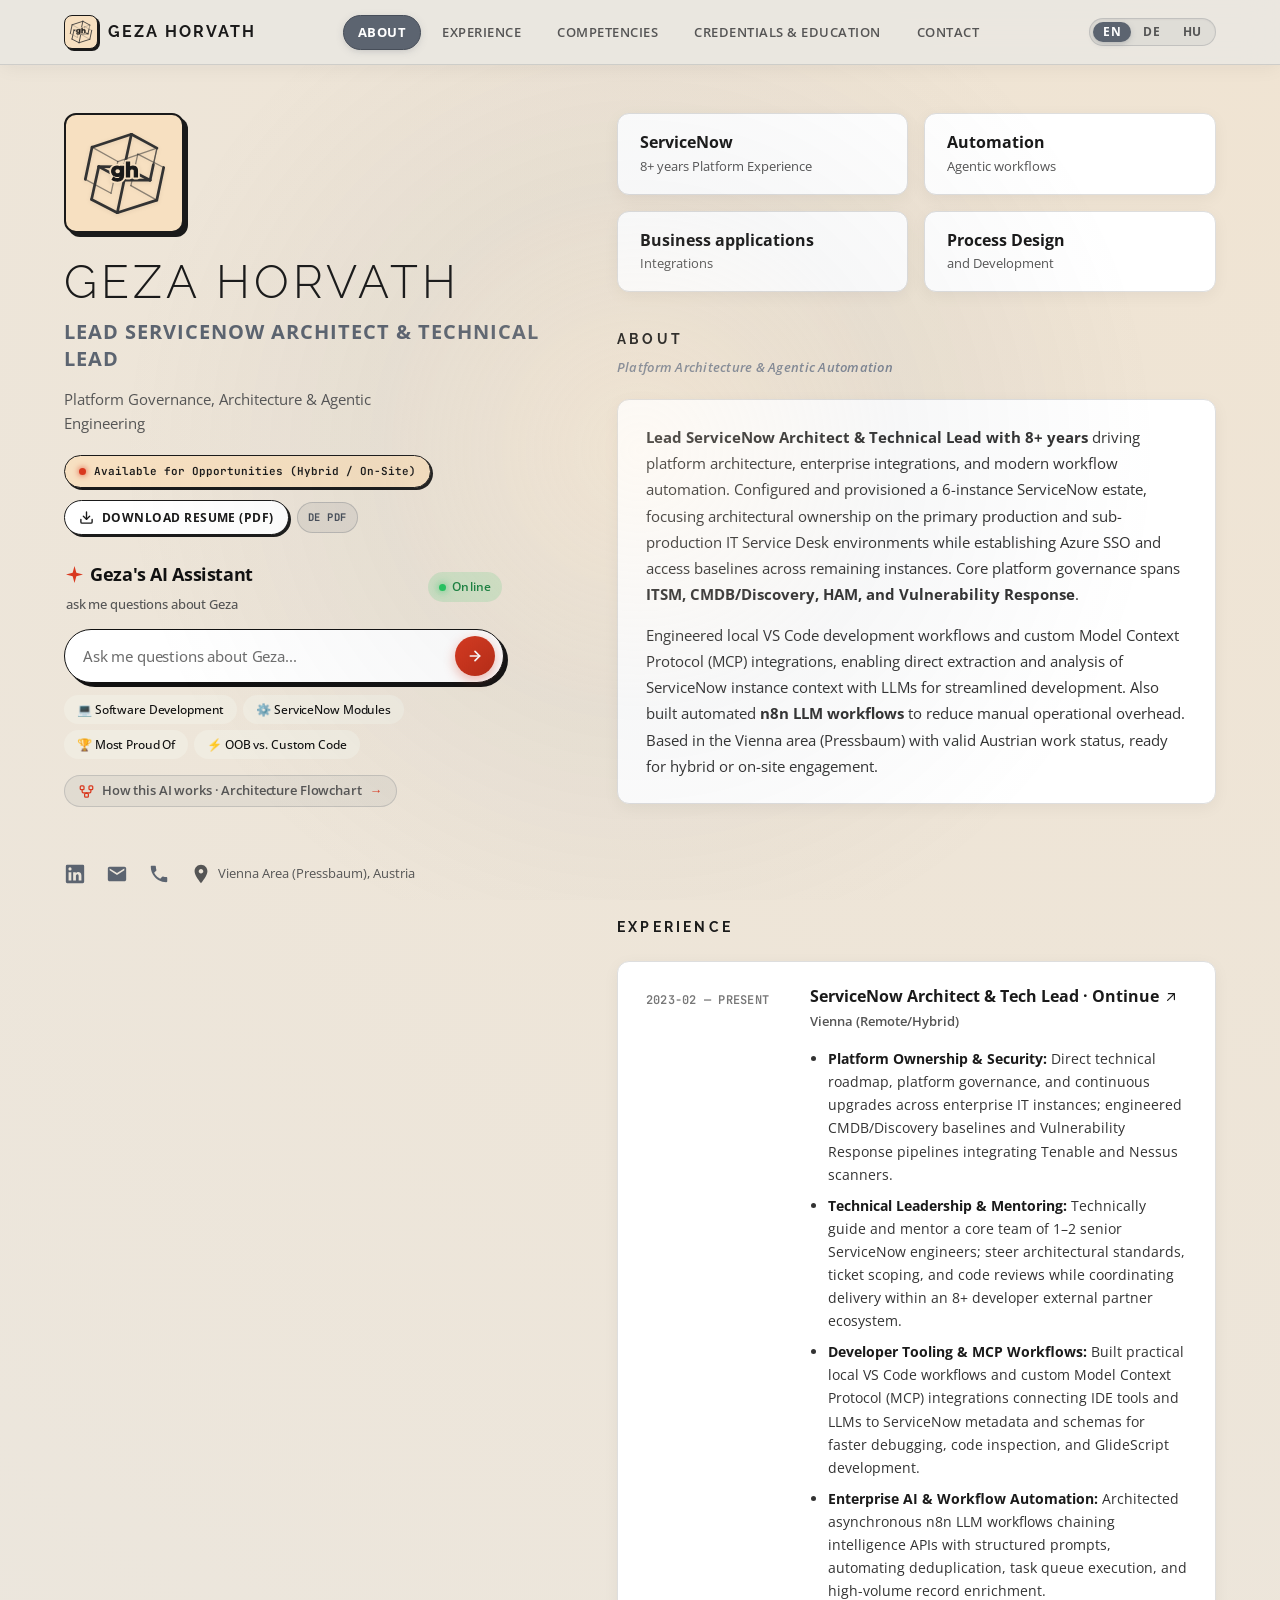
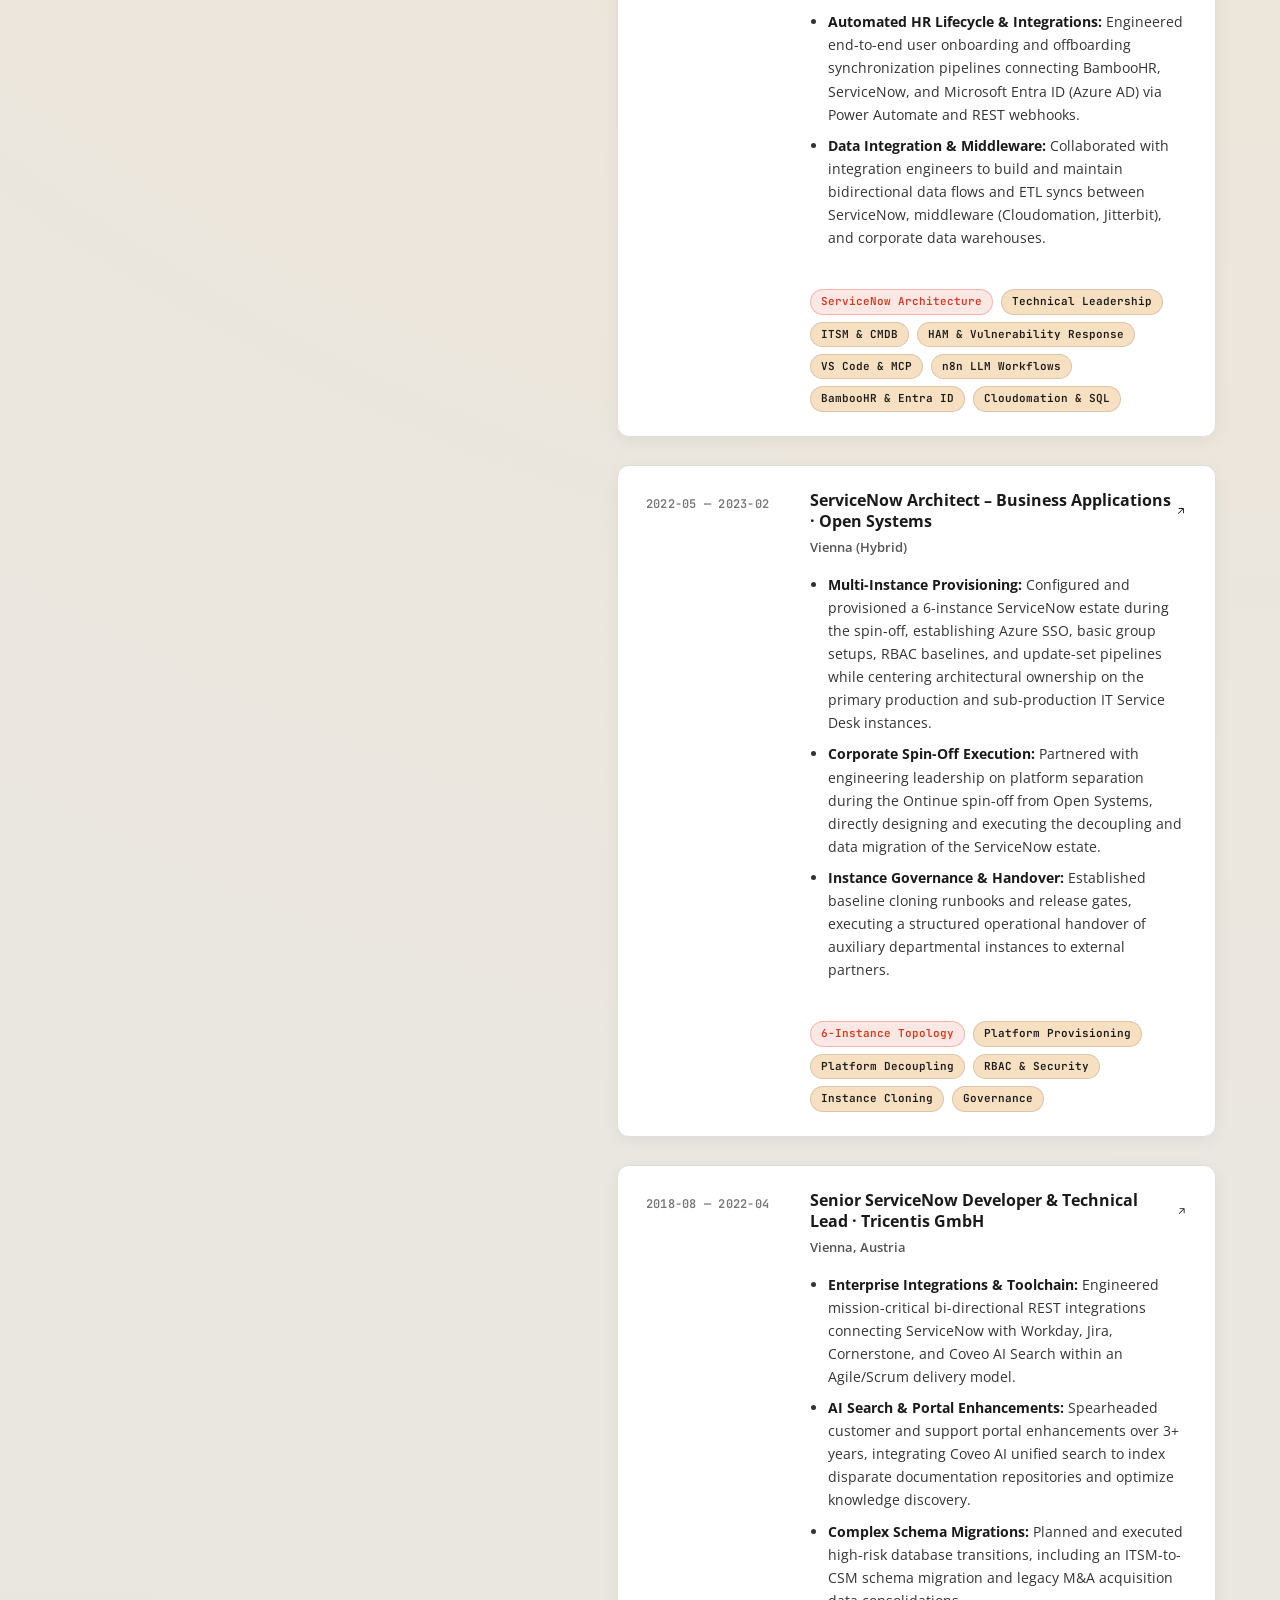
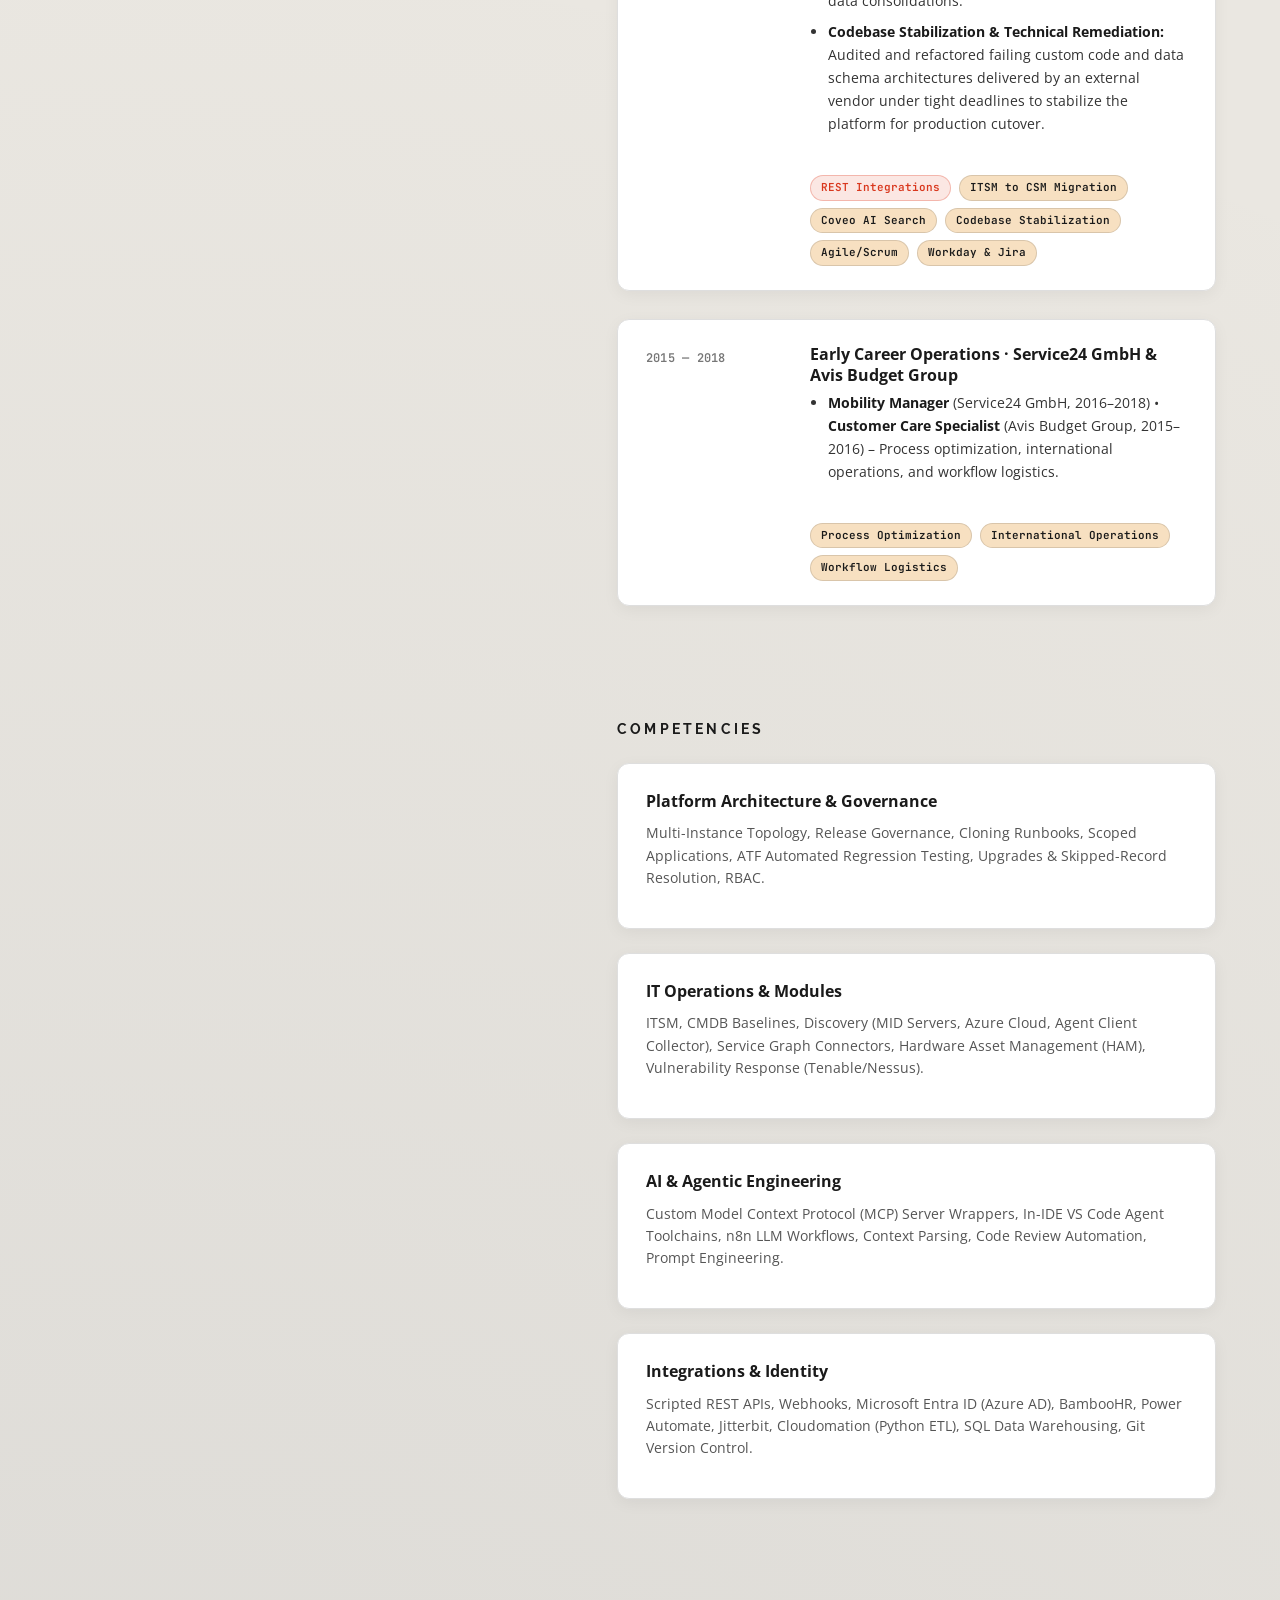
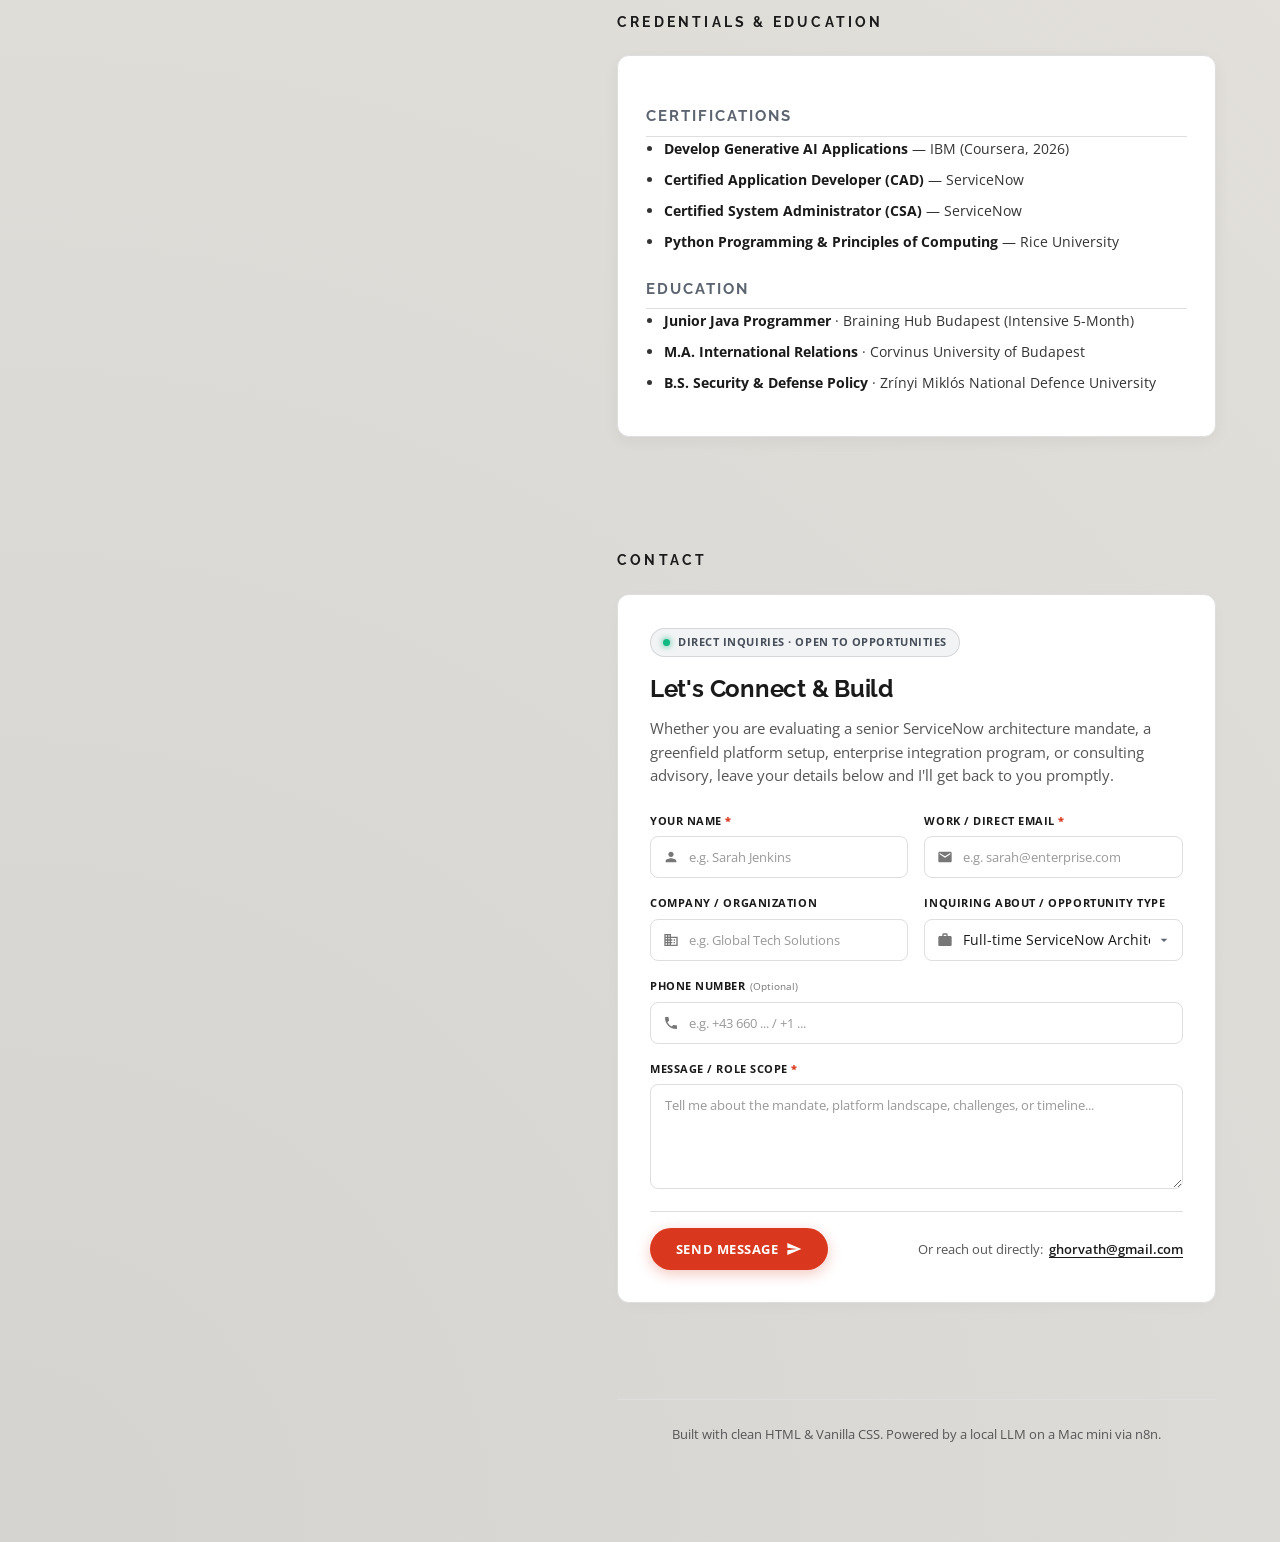
<file: index.html>
<!doctype html>
<html lang="en" class="scroll-smooth">

<head>
  <meta charset="utf-8">
  <meta name="viewport" content="width=device-width, initial-scale=1">
  <title>Geza Horvath — Lead ServiceNow Architect &amp; Technical Lead</title>
  <meta name="description"
    content="Lead ServiceNow Architect &amp; Technical Lead with 8+ years driving platform architecture, enterprise integrations, and modern workflow automation.">
  <link rel="icon" type="image/svg+xml" href="favicon.svg">
  <link rel="apple-touch-icon" href="favicon.svg">
  <!-- Fonts: Raleway, Open Sans, Montserrat, JetBrains Mono -->
  <link rel="preconnect" href="https://fonts.googleapis.com">
  <link rel="preconnect" href="https://fonts.gstatic.com" crossorigin>
  <link
    href="https://fonts.googleapis.com/css2?family=JetBrains+Mono:wght@400;500;600;700&family=Montserrat:wght@400;500;600;700&family=Open+Sans:ital,wght@0,300;0,400;0,600;0,700;1,400&family=Raleway:wght@100;200;300;400;500;600;700;800&display=swap"
    rel="stylesheet">
  <link rel="stylesheet" href="v4-editorial/styles.css?v=tags2">
  <link rel="stylesheet" href="shared/chat-widget.css?v=arch1">
</head>

<body class="editorial-theme">

  <!-- =========================================================================
       TOP NAVIGATION BAR
       ========================================================================= -->
  <header class="top-navbar" id="top-navbar" aria-label="Main navigation">
    <div class="top-navbar-container">
      <div class="top-nav-brand">
        <a href="#about" class="brand-link" aria-label="Geza Horvath — Back to top">
          <div class="brand-logo-mini">
            <svg viewBox="0 0 80 80" class="mini-logo-svg" role="img" aria-label="Geza Horvath monogram gh">
              <!-- Secondary thin wireframe lines -->
              <g stroke="currentColor" stroke-width="1.3" stroke-opacity="0.55" stroke-linecap="round"
                stroke-linejoin="round" fill="none">
                <line x1="12.66" y1="17.84" x2="34.34" y2="29.93" />
                <line x1="67.34" y1="18.67" x2="34.34" y2="29.93" />
                <line x1="34.34" y1="29.93" x2="28.68" y2="56.6" />
                <line x1="7.0" y1="44.93" x2="28.68" y2="56.6" />
                <line x1="73.0" y1="34.93" x2="51.18" y2="23.67" />
                <line x1="51.18" y1="23.67" x2="45.38" y2="50.21" />
                <line x1="45.38" y1="50.21" x2="67.2" y2="62.44" />
                <line x1="67.34" y1="18.67" x2="61.54" y2="45.63" />
                <line x1="64.3" y1="32.57" x2="67.34" y2="18.67" />
              </g>
              <!-- Primary thick lines (Josef Albers Structural Constellation) -->
              <g stroke="currentColor" stroke-width="2.6" stroke-linecap="round" stroke-linejoin="round" fill="none">
                <line x1="12.66" y1="17.84" x2="45.8" y2="7.0" />
                <line x1="45.8" y1="7.0" x2="67.34" y2="18.67" />
                <line x1="12.66" y1="17.84" x2="7.0" y2="44.93" />
                <line x1="45.8" y1="7.0" x2="39.86" y2="34.51" />
                <line x1="18.32" y1="34.23" x2="39.86" y2="34.51" />
                <line x1="18.32" y1="34.23" x2="39.72" y2="45.63" />
                <line x1="39.86" y1="34.51" x2="61.54" y2="45.63" />
                <line x1="39.72" y1="45.63" x2="61.54" y2="45.63" />
                <line x1="61.54" y1="45.63" x2="64.3" y2="32.57" />
                <line x1="18.32" y1="34.23" x2="12.25" y2="61.88" />
                <line x1="12.25" y1="61.88" x2="33.92" y2="73.0" />
                <line x1="33.92" y1="73.0" x2="67.2" y2="62.44" />
                <line x1="67.2" y1="62.44" x2="73.0" y2="34.93" />
                <line x1="39.72" y1="45.63" x2="33.92" y2="73.0" />
              </g>
              <!-- 'gh' Monogram -->
              <text x="40" y="44" class="logo-monogram-halo" text-anchor="middle">gh</text>
              <text x="40" y="44" class="logo-monogram-core" text-anchor="middle">gh</text>
            </svg>
          </div>
          <span class="brand-text">Geza Horvath</span>
        </a>
      </div>

      <nav class="top-nav-menu" aria-label="In-page navigation links">
        <ul class="top-nav-list">
          <li>
            <a class="nav-link active" href="#about">
              <span class="nav-text" data-i18n="nav_about">About</span>
            </a>
          </li>
          <li>
            <a class="nav-link" href="#experience">
              <span class="nav-text" data-i18n="nav_experience">Experience</span>
            </a>
          </li>
          <li>
            <a class="nav-link" href="#competencies">
              <span class="nav-text" data-i18n="nav_competencies">Competencies</span>
            </a>
          </li>
          <li>
            <a class="nav-link" href="#certifications">
              <span class="nav-text"><span class="full-label" data-i18n="nav_credentials">Credentials &
                  Education</span><span class="short-label" data-i18n="nav_credentials_short">Credentials</span></span>
            </a>
          </li>
          <li>
            <a class="nav-link" href="#contact">
              <span class="nav-text" data-i18n="nav_contact">Contact</span>
            </a>
          </li>
        </ul>
      </nav>

      <div class="top-nav-actions">
        <div class="lang-picker" id="lang-picker" role="radiogroup" aria-label="Language selection">
          <button type="button" class="lang-btn active" data-lang="en" role="radio" aria-checked="true"
            aria-label="English" title="English">
            <span class="lang-code">EN</span>
          </button>
          <button type="button" class="lang-btn" data-lang="de" role="radio" aria-checked="false" aria-label="Deutsch"
            title="Deutsch">
            <span class="lang-code">DE</span>
          </button>
          <button type="button" class="lang-btn" data-lang="hu" role="radio" aria-checked="false" aria-label="Magyar"
            title="Magyar">
            <span class="lang-code">HU</span>
          </button>
        </div>
      </div>
    </div>
  </header>

  <!-- Background cursor spotlight tracking overlay -->
  <div id="spotlight" class="spotlight"></div>

  <div class="site-container">

    <!-- =========================================================================
         LEFT COLUMN (STICKY SIDEBAR: LOGO, BIO, AI ASSISTANT, SOCIAL)
         ========================================================================= -->
    <header class="sidebar-header">
      <div>
        <!-- Editorial Monogram Geometric Logo -->
        <div class="sidebar-logo-wrapper">
          <div class="logo">
            <svg viewBox="0 0 80 80" class="logo-svg" role="img" aria-label="Geza Horvath monogram gh">
              <!-- Secondary thin wireframe lines -->
              <g stroke="currentColor" stroke-width="1.1" stroke-opacity="0.55" stroke-linecap="round"
                stroke-linejoin="round" fill="none">
                <line x1="12.66" y1="17.84" x2="34.34" y2="29.93" />
                <line x1="67.34" y1="18.67" x2="34.34" y2="29.93" />
                <line x1="34.34" y1="29.93" x2="28.68" y2="56.6" />
                <line x1="7.0" y1="44.93" x2="28.68" y2="56.6" />
                <line x1="73.0" y1="34.93" x2="51.18" y2="23.67" />
                <line x1="51.18" y1="23.67" x2="45.38" y2="50.21" />
                <line x1="45.38" y1="50.21" x2="67.2" y2="62.44" />
                <line x1="67.34" y1="18.67" x2="61.54" y2="45.63" />
                <line x1="64.3" y1="32.57" x2="67.34" y2="18.67" />
              </g>
              <!-- Primary thick lines (Josef Albers Structural Constellation) -->
              <g stroke="currentColor" stroke-width="2.3" stroke-linecap="round" stroke-linejoin="round" fill="none">
                <line x1="12.66" y1="17.84" x2="45.8" y2="7.0" />
                <line x1="45.8" y1="7.0" x2="67.34" y2="18.67" />
                <line x1="12.66" y1="17.84" x2="7.0" y2="44.93" />
                <line x1="45.8" y1="7.0" x2="39.86" y2="34.51" />
                <line x1="18.32" y1="34.23" x2="39.86" y2="34.51" />
                <line x1="18.32" y1="34.23" x2="39.72" y2="45.63" />
                <line x1="39.86" y1="34.51" x2="61.54" y2="45.63" />
                <line x1="39.72" y1="45.63" x2="61.54" y2="45.63" />
                <line x1="61.54" y1="45.63" x2="64.3" y2="32.57" />
                <line x1="18.32" y1="34.23" x2="12.25" y2="61.88" />
                <line x1="12.25" y1="61.88" x2="33.92" y2="73.0" />
                <line x1="33.92" y1="73.0" x2="67.2" y2="62.44" />
                <line x1="67.2" y1="62.44" x2="73.0" y2="34.93" />
                <line x1="39.72" y1="45.63" x2="33.92" y2="73.0" />
              </g>
              <!-- 'gh' Monogram -->
              <text x="40" y="43" class="logo-monogram-halo" text-anchor="middle">gh</text>
              <text x="40" y="43" class="logo-monogram-core" text-anchor="middle">gh</text>
            </svg>
          </div>
        </div>

        <h1 class="author-title">
          <a href="/">Geza Horvath</a>
        </h1>
        <h2 class="author-role" data-i18n="author_role">
          Lead ServiceNow Architect &amp; Technical Lead
        </h2>
        <p class="author-lead" data-i18n="author_lead">
          Platform Governance, Architecture &amp; Agentic Engineering
        </p>

        <div class="status-pill">
          <span class="status-indicator-dot"></span>
          <span data-i18n="status_pill">Available for Opportunities (Hybrid / On-Site)</span>
        </div>

        <div class="resume-download-row" aria-label="Download Resume PDF">
          <a href="docs/Geza%20Horvath%20-%20Resume%20(English).pdf?v=factual1"
            download="Geza Horvath - Resume (English).pdf"
            class="resume-download-btn"
            id="primary-resume-download"
            data-i18n-attr="href:resume_pdf_url|download:resume_pdf_filename|title:resume_download_title"
            title="Download Geza Horvath's Resume (English PDF)">
            <svg class="resume-download-icon" viewBox="0 0 24 24" width="15" height="15" fill="none"
              stroke="currentColor" stroke-width="2.2" stroke-linecap="round" stroke-linejoin="round"
              aria-hidden="true">
              <path d="M21 15v4a2 2 0 0 1-2 2H5a2 2 0 0 1-2-2v-4" />
              <polyline points="7 10 12 15 17 10" />
              <line x1="12" y1="15" x2="12" y2="3" />
            </svg>
            <span data-i18n="resume_download_btn">Download Resume (PDF)</span>
          </a>
          <a href="docs/Geza%20Horvath%20-%20Lebenslauf.pdf?v=factual1"
            download="Geza Horvath - Lebenslauf.pdf"
            class="resume-alt-link"
            id="alt-resume-download"
            data-i18n-attr="href:resume_alt_pdf_url|download:resume_alt_pdf_filename|title:resume_alt_download_title"
            title="Download German CV (Lebenslauf PDF)">
            <span data-i18n="resume_alt_label">DE PDF</span>
          </a>
        </div>

        <!-- Inline AI Cloud Assistant Section (Prominent, directly below status-pill) -->
        <div id="ai-cloud-container"></div>
      </div>

      <!-- Social & Direct Contact Links -->
      <ul class="social-links" aria-label="Contact and social media links">
        <li class="social-item">
          <a href="https://www.linkedin.com/in/geza-horvath-16288a185" target="_blank" rel="noreferrer noopener"
            aria-label="LinkedIn Profile" title="LinkedIn">
            <svg class="social-icon" viewBox="0 0 24 24">
              <path
                d="M20.5 2h-17A1.5 1.5 0 002 3.5v17A1.5 1.5 0 003.5 22h17a1.5 1.5 0 001.5-1.5v-17A1.5 1.5 0 0020.5 2zM8 19H5v-9h3zM6.5 8.25A1.75 1.75 0 118.3 6.5a1.78 1.78 0 01-1.8 1.75zM19 19h-3v-4.74c0-1.42-.6-1.93-1.38-1.93A1.74 1.74 0 0013 14.19a.66.66 0 000 .14V19h-3v-9h2.9v1.3a3.11 3.11 0 012.7-1.4c1.55 0 3.36.86 3.36 3.66z" />
            </svg>
          </a>
        </li>
        <li class="social-item">
          <a href="mailto:ghorvath@gmail.com" onclick="event.preventDefault(); copyText('ghorvath@gmail.com', 'Email');"
            aria-label="Email Geza Horvath" title="ghorvath@gmail.com">
            <svg class="social-icon" viewBox="0 0 24 24">
              <path
                d="M20 4H4c-1.1 0-1.99.9-1.99 2L2 18c0 1.1.9 2 2 2h16c1.1 0 2-.9 2-2V6c0-1.1-.9-2-2-2zm0 4l-8 5-8-5V6l8 5 8-5v2z" />
            </svg>
          </a>
        </li>
        <li class="social-item">
          <a href="tel:+436601082050" onclick="event.preventDefault(); copyText('+43 660 108 2050', 'Phone');"
            aria-label="Call Geza Horvath" title="+43 660 108 2050">
            <svg class="social-icon" viewBox="0 0 24 24">
              <path
                d="M20.01 15.38c-1.23 0-2.42-.2-3.53-.56a.977.977 0 00-1.01.24l-2.2 2.2a15.053 15.053 0 01-6.59-6.59l2.2-2.21a.96.96 0 00.25-1.01A11.36 11.36 0 018.57 3.9c0-.55-.45-1-1-1H4c-.55 0-1 .45-1 1 0 9.39 7.61 17 17 17 .55 0 1-.45 1-1v-3.5c0-.55-.45-1-.99-1.02z" />
            </svg>
          </a>
        </li>
        <li class="social-item">
          <span style="display: flex; align-items: center; font-size: 13px; color: var(--c-text-muted);"
            title="Vienna Area (Pressbaum), Austria" data-i18n-attr="title:location_text">
            <svg class="social-icon" style="margin-right: 6px;" viewBox="0 0 24 24">
              <path
                d="M12 2C8.13 2 5 5.13 5 9c0 5.25 7 13 7 13s7-7.75 7-13c0-3.87-3.13-7-7-7zm0 9.5c-1.38 0-2.5-1.12-2.5-2.5s1.12-2.5 2.5-2.5 2.5 1.12 2.5 2.5-1.12 2.5-2.5 2.5z" />
            </svg>
            <span data-i18n="location_text">Vienna Area (Pressbaum), Austria</span>
          </span>
        </li>
      </ul>
    </header>

    <!-- =========================================================================
         RIGHT COLUMN (SCROLLABLE CONTENT SECTIONS)
         ========================================================================= -->
    <main id="content" class="main-content">

      <!-- SECTION 1: ABOUT & KEY METRICS -->
      <section id="about" class="content-section" aria-label="About summary">
        <!-- Key Interests Strip (Above the Fold) -->
        <div class="metrics-strip" aria-label="Key Interests">
          <div class="metric-card">
            <div class="metric-label" data-i18n="interest_1_title">ServiceNow</div>
            <div class="metric-focus" data-i18n="interest_1_desc">8+ years Platform Experience</div>
          </div>
          <div class="metric-card">
            <div class="metric-label" data-i18n="interest_2_title">Automation</div>
            <div class="metric-focus" data-i18n="interest_2_desc">Agentic workflows</div>
          </div>
          <div class="metric-card">
            <div class="metric-label" data-i18n="interest_3_title">Business applications</div>
            <div class="metric-focus" data-i18n="interest_3_desc">Integrations</div>
          </div>
          <div class="metric-card">
            <div class="metric-label" data-i18n="interest_4_title">Process Design</div>
            <div class="metric-focus" data-i18n="interest_4_desc">and Development</div>
          </div>
        </div>

        <div class="sticky-section-header">
          <h2 class="section-label" data-i18n="section_about">About</h2>
          <span class="section-subtitle" data-i18n="section_about_subtitle">Platform Architecture &amp; Agentic
            Automation</span>
        </div>
        <div class="card-item about-card">
          <p class="about-text" data-i18n-html="about_p1">
            <strong>Lead ServiceNow Architect &amp; Technical Lead with 8+ years</strong> driving platform architecture,
            enterprise integrations, and modern workflow automation. Configured and provisioned a 6-instance ServiceNow
            estate, focusing architectural ownership on the primary production and sub-production IT Service Desk
            environments while establishing Azure SSO and access baselines across remaining instances. Core platform
            governance spans <strong>ITSM, CMDB/Discovery, HAM, and Vulnerability Response</strong>.
          </p>
          <p class="about-text" data-i18n-html="about_p2">
            Engineered local VS Code development workflows and custom Model Context Protocol (MCP) integrations,
            enabling direct extraction and analysis of ServiceNow instance context with LLMs for streamlined
            development. Also built automated <strong>n8n LLM workflows</strong> to reduce manual operational overhead.
            Based in the Vienna area (Pressbaum) with valid Austrian work status, ready for hybrid or on-site
            engagement.
          </p>
        </div>
      </section>

      <!-- SECTION 2: EXPERIENCE -->
      <section id="experience" class="content-section" aria-label="Professional Experience">
        <div class="sticky-section-header">
          <h2 class="section-label" data-i18n="section_experience">Experience</h2>
        </div>

        <div class="experience-list card-list">

          <!-- ROLE 1: ONTINUE -->
          <article class="card-item experience-card">
            <div class="card-grid">
              <header class="card-period" aria-label="February 2023 to Present" data-i18n-html="exp_ontinue_period">
                2023-02 &mdash; Present</header>
              <div class="card-content">
                <h3 class="card-headline">
                  <a href="https://www.ontinue.com" target="_blank" rel="noreferrer noopener">
                    <span data-i18n="exp_ontinue_role">ServiceNow Architect &amp; Tech Lead · Ontinue</span>
                    <svg class="arrow-icon" viewBox="0 0 20 20">
                      <path
                        d="M5.22 14.78a.75.75 0 001.06 0l7.22-7.22v5.69a.75.75 0 001.5 0v-7.5a.75.75 0 00-.75-.75h-7.5a.75.75 0 000 1.5h5.69l-7.22 7.22a.75.75 0 000 1.06z" />
                    </svg>
                  </a>
                </h3>
                <div class="card-company" data-i18n="exp_ontinue_loc">Vienna (Remote/Hybrid)</div>
                <ul class="bullet-list">
                  <li data-i18n-html="exp_ontinue_b1"><strong>Platform Ownership &amp; Security:</strong> Direct
                    technical roadmap, platform governance, and continuous upgrades across enterprise IT instances;
                    engineered CMDB/Discovery baselines and Vulnerability Response pipelines integrating Tenable and
                    Nessus scanners.</li>
                  <li data-i18n-html="exp_ontinue_b2"><strong>Technical Leadership &amp; Mentoring:</strong> Technically
                    guide and mentor a core team of 1&ndash;2 senior ServiceNow engineers; steer architectural
                    standards, ticket scoping, and code reviews while coordinating delivery within an 8+ developer
                    external partner ecosystem.</li>
                  <li data-i18n-html="exp_ontinue_b3"><strong>Developer Tooling &amp; MCP Workflows:</strong> Built
                    practical local VS Code workflows and custom Model Context Protocol (MCP) integrations connecting
                    IDE tools and LLMs to ServiceNow metadata and schemas for faster debugging, code inspection, and
                    GlideScript development.</li>
                  <li data-i18n-html="exp_ontinue_b4"><strong>Enterprise AI &amp; Workflow Automation:</strong>
                    Architected asynchronous n8n LLM workflows chaining intelligence APIs with structured prompts,
                    automating deduplication, task queue execution, and high-volume record enrichment.</li>
                  <li data-i18n-html="exp_ontinue_b5"><strong>Automated HR Lifecycle &amp; Integrations:</strong>
                    Engineered end-to-end user onboarding and offboarding synchronization pipelines connecting BambooHR,
                    ServiceNow, and Microsoft Entra ID (Azure AD) via Power Automate and REST webhooks.</li>
                  <li data-i18n-html="exp_ontinue_b6"><strong>Data Integration &amp; Middleware:</strong> Collaborated
                    with integration engineers to build and maintain bidirectional data flows and ETL syncs between
                    ServiceNow, middleware (Cloudomation, Jitterbit), and corporate data warehouses.</li>
                </ul>
                <div class="tag-cloud" aria-label="Technologies used at Ontinue">
                  <span class="tag-badge accent">ServiceNow Architecture</span>
                  <span class="tag-badge">Technical Leadership</span>
                  <span class="tag-badge">ITSM &amp; CMDB</span>
                  <span class="tag-badge">HAM &amp; Vulnerability Response</span>
                  <span class="tag-badge">VS Code &amp; MCP</span>
                  <span class="tag-badge">n8n LLM Workflows</span>
                  <span class="tag-badge">BambooHR &amp; Entra ID</span>
                  <span class="tag-badge">Cloudomation &amp; SQL</span>
                </div>
              </div>
            </div>
          </article>

          <!-- ROLE 2: OPEN SYSTEMS -->
          <article class="card-item experience-card">
            <div class="card-grid">
              <header class="card-period" aria-label="May 2022 to February 2023" data-i18n-html="exp_open_period">
                2022-05 &mdash; 2023-02</header>
              <div class="card-content">
                <h3 class="card-headline">
                  <a href="https://www.open-systems.com" target="_blank" rel="noreferrer noopener">
                    <span data-i18n="exp_open_role">ServiceNow Architect – Business Applications · Open Systems</span>
                    <svg class="arrow-icon" viewBox="0 0 20 20">
                      <path
                        d="M5.22 14.78a.75.75 0 001.06 0l7.22-7.22v5.69a.75.75 0 001.5 0v-7.5a.75.75 0 00-.75-.75h-7.5a.75.75 0 000 1.5h5.69l-7.22 7.22a.75.75 0 000 1.06z" />
                    </svg>
                  </a>
                </h3>
                <div class="card-company" data-i18n="exp_open_loc">Vienna (Hybrid)</div>
                <ul class="bullet-list">
                  <li data-i18n-html="exp_open_b1"><strong>Multi-Instance Provisioning:</strong> Configured and
                    provisioned a 6-instance ServiceNow estate during the spin-off, establishing Azure SSO, basic group
                    setups, RBAC baselines, and update-set pipelines while centering architectural ownership on the
                    primary production and sub-production IT Service Desk instances.</li>
                  <li data-i18n-html="exp_open_b2"><strong>Corporate Spin-Off Execution:</strong> Partnered with
                    engineering leadership on platform separation during the Ontinue spin-off from Open Systems,
                    directly designing and executing the decoupling and data migration of the ServiceNow estate.</li>
                  <li data-i18n-html="exp_open_b3"><strong>Instance Governance &amp; Handover:</strong> Established
                    baseline cloning runbooks and release gates, executing a structured operational handover of
                    auxiliary departmental instances to external partners.</li>
                </ul>
                <div class="tag-cloud" aria-label="Technologies used at Open Systems">
                  <span class="tag-badge accent">6-Instance Topology</span>
                  <span class="tag-badge">Platform Provisioning</span>
                  <span class="tag-badge">Platform Decoupling</span>
                  <span class="tag-badge">RBAC &amp; Security</span>
                  <span class="tag-badge">Instance Cloning</span>
                  <span class="tag-badge">Governance</span>
                </div>
              </div>
            </div>
          </article>

          <!-- ROLE 3: TRICENTIS -->
          <article class="card-item experience-card">
            <div class="card-grid">
              <header class="card-period" aria-label="August 2018 to April 2022" data-i18n-html="exp_tri_period">2018-08
                &mdash; 2022-04</header>
              <div class="card-content">
                <h3 class="card-headline">
                  <a href="https://www.tricentis.com" target="_blank" rel="noreferrer noopener">
                    <span data-i18n="exp_tri_role">Senior ServiceNow Developer &amp; Technical Lead · Tricentis
                      GmbH</span>
                    <svg class="arrow-icon" viewBox="0 0 20 20">
                      <path
                        d="M5.22 14.78a.75.75 0 001.06 0l7.22-7.22v5.69a.75.75 0 001.5 0v-7.5a.75.75 0 00-.75-.75h-7.5a.75.75 0 000 1.5h5.69l-7.22 7.22a.75.75 0 000 1.06z" />
                    </svg>
                  </a>
                </h3>
                <div class="card-company" data-i18n="exp_tri_loc">Vienna, Austria</div>
                <ul class="bullet-list">
                  <li data-i18n-html="exp_tri_b1"><strong>Enterprise Integrations &amp; Toolchain:</strong> Engineered
                    mission-critical bi-directional REST integrations connecting ServiceNow with Workday, Jira,
                    Cornerstone, and Coveo AI Search within an Agile/Scrum delivery model.</li>
                  <li data-i18n-html="exp_tri_b2"><strong>AI Search &amp; Portal Enhancements:</strong> Spearheaded
                    customer and support portal enhancements over 3+ years, integrating Coveo AI unified search to index
                    disparate documentation repositories and optimize knowledge discovery.</li>
                  <li data-i18n-html="exp_tri_b3"><strong>Complex Schema Migrations:</strong> Planned and executed
                    high-risk database transitions, including an ITSM-to-CSM schema migration and legacy M&amp;A
                    acquisition data consolidations.</li>
                  <li data-i18n-html="exp_tri_b4"><strong>Codebase Stabilization &amp; Technical Remediation:</strong>
                    Audited and refactored failing custom code and data schema architectures delivered by an external
                    vendor under tight deadlines to stabilize the platform for production cutover.</li>
                </ul>
                <div class="tag-cloud" aria-label="Technologies used at Tricentis">
                  <span class="tag-badge accent">REST Integrations</span>
                  <span class="tag-badge">ITSM to CSM Migration</span>
                  <span class="tag-badge">Coveo AI Search</span>
                  <span class="tag-badge">Codebase Stabilization</span>
                  <span class="tag-badge">Agile/Scrum</span>
                  <span class="tag-badge">Workday &amp; Jira</span>
                </div>
              </div>
            </div>
          </article>

          <!-- ROLE 4: EARLY CAREER -->
          <article class="card-item experience-card">
            <div class="card-grid">
              <header class="card-period" aria-label="2015 to 2018" data-i18n-html="exp_early_period">2015 &mdash; 2018
              </header>
              <div class="card-content">
                <h3 class="card-headline">
                  <span data-i18n="exp_early_title">Early Career Operations · Service24 GmbH &amp; Avis Budget
                    Group</span>
                </h3>
                <ul class="bullet-list">
                  <li data-i18n-html="exp_early_r1">
                    <strong>Mobility Manager</strong> (Service24 GmbH, 2016&ndash;2018) &bull; <strong>Customer Care
                      Specialist</strong> (Avis Budget Group, 2015&ndash;2016) &ndash; Process optimization,
                    international operations, and workflow logistics.
                  </li>
                </ul>
                <div class="tag-cloud" aria-label="Skills from early career">
                  <span class="tag-badge" data-i18n="tag_ops">Process Optimization</span>
                  <span class="tag-badge" data-i18n="tag_incident">International Operations</span>
                  <span class="tag-badge" data-i18n="tag_customer">Workflow Logistics</span>
                </div>
              </div>
            </div>
          </article>

        </div>
      </section>

      <!-- SECTION 3: COMPETENCIES -->
      <section id="competencies" class="content-section" aria-label="Core Competencies">
        <div class="sticky-section-header">
          <h2 class="section-label" data-i18n="section_competencies">Competencies</h2>
        </div>

        <div class="competencies-grid">
          <div class="card-item competency-section-box">
            <h3 class="competency-title" data-i18n="comp_title_1">Platform Architecture &amp; Governance</h3>
            <p class="competency-desc" data-i18n="comp_desc_1">Multi-Instance Topology, Release Governance, Cloning
              Runbooks, Scoped Applications, ATF Automated Regression Testing, Upgrades &amp; Skipped-Record Resolution,
              RBAC.</p>
          </div>

          <div class="card-item competency-section-box">
            <h3 class="competency-title" data-i18n="comp_title_2">IT Operations &amp; Modules</h3>
            <p class="competency-desc" data-i18n="comp_desc_2">ITSM, CMDB Baselines, Discovery (MID Servers, Azure
              Cloud, Agent Client Collector), Service Graph Connectors, Hardware Asset Management (HAM), Vulnerability
              Response (Tenable/Nessus).
            </p>
          </div>

          <div class="card-item competency-section-box">
            <h3 class="competency-title" data-i18n="comp_title_3">AI &amp; Agentic Engineering</h3>
            <p class="competency-desc" data-i18n="comp_desc_3">Custom Model Context Protocol (MCP) Server Wrappers,
              In-IDE VS Code Agent Toolchains, n8n LLM Workflows, Context Parsing, Code Review Automation, Prompt
              Engineering.</p>
          </div>

          <div class="card-item competency-section-box">
            <h3 class="competency-title" data-i18n="comp_title_4">Integrations &amp; Identity</h3>
            <p class="competency-desc" data-i18n="comp_desc_4">Scripted REST APIs, Webhooks, Microsoft Entra ID (Azure
              AD), BambooHR, Power Automate, Jitterbit, Cloudomation (Python ETL), SQL Data Warehousing, Git Version
              Control.</p>
          </div>
        </div>
      </section>

      <!-- SECTION 4: CREDENTIALS & EDUCATION -->
      <section id="certifications" class="content-section" aria-label="Credentials and Education">
        <div class="sticky-section-header">
          <h2 class="section-label" data-i18n="section_credentials">Credentials &amp; Education</h2>
        </div>

        <div class="card-item credentials-card">
          <h3 class="card-subheading" data-i18n="heading_certifications">Certifications</h3>
          <ul class="bullet-list tight-list">
            <li data-i18n-html="cert_1"><strong>Develop Generative AI Applications</strong> &mdash; IBM (Coursera, 2026)
            </li>
            <li data-i18n-html="cert_2"><strong>Certified Application Developer (CAD)</strong> &mdash; ServiceNow</li>
            <li data-i18n-html="cert_3"><strong>Certified System Administrator (CSA)</strong> &mdash; ServiceNow</li>
            <li data-i18n-html="cert_4"><strong>Python Programming &amp; Principles of Computing</strong> &mdash; Rice
              University</li>
          </ul>

          <h3 class="card-subheading" data-i18n="heading_education">Education</h3>
          <ul class="bullet-list tight-list">
            <li data-i18n-html="edu_1"><strong>Junior Java Programmer</strong> &middot; Braining Hub Budapest
              (Intensive 5-Month)</li>
            <li data-i18n-html="edu_2"><strong>M.A. International Relations</strong> &middot; Corvinus University of
              Budapest</li>
            <li data-i18n-html="edu_3"><strong>B.S. Security &amp; Defense Policy</strong> &middot; Zrínyi Miklós
              National Defence University</li>
          </ul>
        </div>
      </section>

      <!-- SECTION 5: CONTACT & RECRUITER INQUIRIES -->
      <section id="contact" class="content-section" aria-label="Contact and Recruiter Inquiries">
        <div class="sticky-section-header">
          <h2 class="section-label" data-i18n="section_contact">Contact</h2>
        </div>

        <div class="card-item contact-card">
          <div class="contact-header">
            <div class="contact-badge-pill">
              <span class="status-indicator-dot"></span>
              <span data-i18n="contact_badge">Direct Inquiries · Open to Opportunities</span>
            </div>
            <h3 class="contact-title" data-i18n="contact_title">Let's Connect &amp; Build</h3>
            <p class="contact-subtitle" data-i18n="contact_subtitle">
              Whether you are evaluating a senior ServiceNow architecture mandate, a greenfield platform setup,
              enterprise integration program, or consulting advisory, leave your details below and I'll get back to you
              promptly.
            </p>
          </div>

          <form id="contact-form" class="contact-form" novalidate>
            <div class="form-grid">
              <div class="form-group">
                <label for="contact-name" class="form-label">
                  <span data-i18n="label_name">Your Name</span> <span class="required-star">*</span>
                </label>
                <div class="input-wrapper">
                  <span class="input-icon" aria-hidden="true">
                    <svg viewBox="0 0 24 24" width="16" height="16">
                      <path fill="currentColor"
                        d="M12 12c2.21 0 4-1.79 4-4s-1.79-4-4-4-4 1.79-4 4 1.79 4 4 4zm0 2c-2.67 0-8 1.34-8 4v2h16v-2c0-2.66-5.33-4-8-4z" />
                    </svg>
                  </span>
                  <input type="text" id="contact-name" name="name" class="form-input" placeholder="e.g. Sarah Jenkins"
                    data-i18n-attr="placeholder:ph_name" required autocomplete="name">
                </div>
                <span class="field-error" id="name-error"></span>
              </div>

              <div class="form-group">
                <label for="contact-email" class="form-label">
                  <span data-i18n="label_email">Work / Direct Email</span> <span class="required-star">*</span>
                </label>
                <div class="input-wrapper">
                  <span class="input-icon" aria-hidden="true">
                    <svg viewBox="0 0 24 24" width="16" height="16">
                      <path fill="currentColor"
                        d="M20 4H4c-1.1 0-1.99.9-1.99 2L2 18c0 1.1.9 2 2 2h16c1.1 0 2-.9 2-2V6c0-1.1-.9-2-2-2zm0 4l-8 5-8-5V6l8 5 8-5v2z" />
                    </svg>
                  </span>
                  <input type="email" id="contact-email" name="email" class="form-input"
                    placeholder="e.g. sarah@enterprise.com" data-i18n-attr="placeholder:ph_email" required
                    autocomplete="email">
                </div>
                <span class="field-error" id="email-error"></span>
              </div>

              <div class="form-group">
                <label for="contact-company" class="form-label" data-i18n="label_company">
                  Company / Organization
                </label>
                <div class="input-wrapper">
                  <span class="input-icon" aria-hidden="true">
                    <svg viewBox="0 0 24 24" width="16" height="16">
                      <path fill="currentColor"
                        d="M12 7V3H2v18h20V7H12zM6 19H4v-2h2v2zm0-4H4v-2h2v2zm0-4H4V9h2v2zm0-4H4V5h2v2zm4 12H8v-2h2v2zm0-4H8v-2h2v2zm0-4H8V9h2v2zm0-4H8V5h2v2zm10 12h-8v-2h2v-2h-2v-2h2v-2h-2V9h8v10zm-2-8h-2v2h2v-2zm0 4h-2v2h2v-2z" />
                    </svg>
                  </span>
                  <input type="text" id="contact-company" name="company" class="form-input"
                    placeholder="e.g. Global Tech Solutions" data-i18n-attr="placeholder:ph_company"
                    autocomplete="organization">
                </div>
              </div>

              <div class="form-group">
                <label for="contact-role" class="form-label" data-i18n="label_role">
                  Inquiring About / Opportunity Type
                </label>
                <div class="input-wrapper select-wrapper">
                  <span class="input-icon" aria-hidden="true">
                    <svg viewBox="0 0 24 24" width="16" height="16">
                      <path fill="currentColor"
                        d="M20 6h-4V4c0-1.11-.89-2-2-2h-4c-1.11 0-2 .89-2 2v2H4c-1.11 0-1.99.89-1.99 2L2 19c0 1.11.89 2 2 2h16c1.11 0 2-.89 2-2V8c0-1.11-.89-2-2-2zm-6 0h-4V4h4v2z" />
                    </svg>
                  </span>
                  <select id="contact-role" name="roleOrInterest" class="form-select">
                    <option value="Full-time ServiceNow Architecture" data-i18n="opt_role_1">Full-time ServiceNow
                      Architecture</option>
                    <option value="Automations / Agentic workflows" data-i18n="opt_role_2">Automations / Agentic
                      workflows</option>
                    <option value="Contract / Consulting Program" data-i18n="opt_role_3">Contract / Consulting Program
                    </option>
                  </select>
                </div>
              </div>

              <div class="form-group form-group-full">
                <label for="contact-phone" class="form-label">
                  <span data-i18n="label_phone">Phone Number</span> <span class="optional-label"
                    data-i18n="label_optional">(Optional)</span>
                </label>
                <div class="input-wrapper">
                  <span class="input-icon" aria-hidden="true">
                    <svg viewBox="0 0 24 24" width="16" height="16">
                      <path fill="currentColor"
                        d="M6.62 10.79c1.44 2.83 3.76 5.14 6.59 6.59l2.2-2.2c.27-.27.67-.36 1.02-.24 1.12.37 2.33.57 3.57.57.55 0 1 .45 1 1V20c0 .55-.45 1-1 1-9.39 0-17-7.61-17-17 0-.55.45-1 1-1h3.5c.55 0 1 .45 1 1 0 1.25.2 2.45.57 3.57.11.35.03.74-.25 1.02l-2.2 2.2z" />
                    </svg>
                  </span>
                  <input type="tel" id="contact-phone" name="phone" class="form-input"
                    placeholder="e.g. +43 660 ... / +1 ..." data-i18n-attr="placeholder:ph_phone" autocomplete="tel">
                </div>
              </div>

              <div class="form-group form-group-full">
                <label for="contact-message" class="form-label">
                  <span data-i18n="label_message">Message / Role Scope</span> <span class="required-star">*</span>
                </label>
                <div class="input-wrapper textarea-wrapper">
                  <textarea id="contact-message" name="message" class="form-textarea" rows="4"
                    placeholder="Tell me about the mandate, platform landscape, challenges, or timeline..."
                    data-i18n-attr="placeholder:ph_message" required></textarea>
                </div>
                <span class="field-error" id="message-error"></span>
              </div>
            </div>

            <!-- Form Status / Alerts -->
            <div id="contact-status" class="contact-status-banner" style="display: none;" role="alert"></div>

            <div class="form-footer">
              <button type="submit" id="contact-submit-btn" class="contact-submit-btn">
                <span class="btn-text" data-i18n="btn_submit">Send Message</span>
                <span class="btn-icon">
                  <svg viewBox="0 0 24 24" width="16" height="16">
                    <path fill="currentColor" d="M2.01 21L23 12 2.01 3 2 10l15 2-15 2z" />
                  </svg>
                </span>
                <span class="btn-spinner" style="display: none;" aria-hidden="true"></span>
              </button>

              <div class="contact-direct-hint">
                <span data-i18n="hint_direct">Or reach out directly:</span>
                <a href="mailto:ghorvath@gmail.com" class="direct-email-link"
                  onclick="event.preventDefault(); copyText('ghorvath@gmail.com', 'Email');" title="Copy email">
                  ghorvath@gmail.com
                </a>
              </div>
            </div>
          </form>
        </div>
      </section>

      <!-- Site Footer Note -->
      <footer class="site-footer">
        <p data-i18n-html="footer_text">Built with clean HTML &amp; Vanilla CSS. Powered by a local LLM on a Mac mini
          via n8n.</p>
      </footer>

    </main>
  </div>

  <!-- Interactive clipboard toast container -->
  <div id="toast" class="toast-msg">Copied to clipboard!</div>

  <!-- Client-side Scripts -->
  <script src="translations.js?v=factual2"></script>
  <script src="script.js"></script>
  <script src="shared/chat-widget.js?v=i18n3"></script>
  <script>
    document.addEventListener('DOMContentLoaded', function () {
      ResumeChat.init({
        showPills: true
      });
    });
  </script>

</body>

</html>
</file>
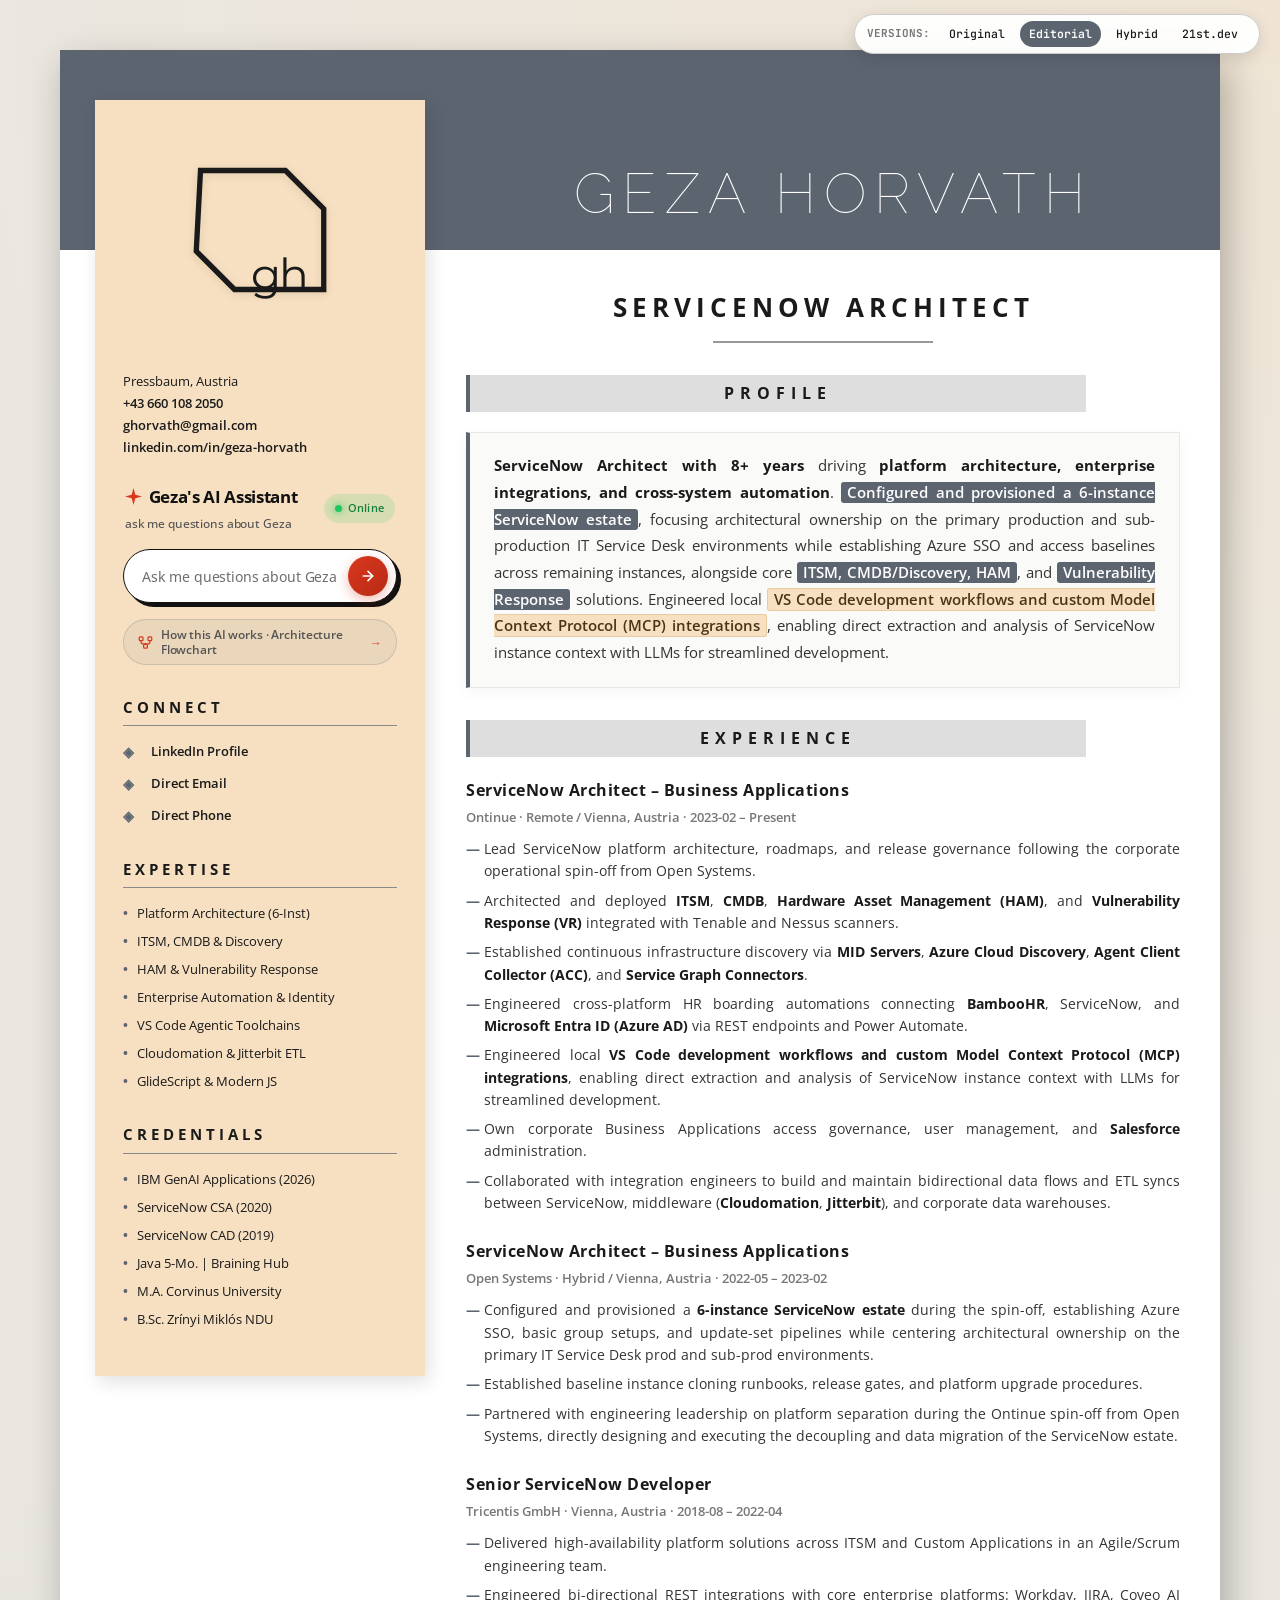
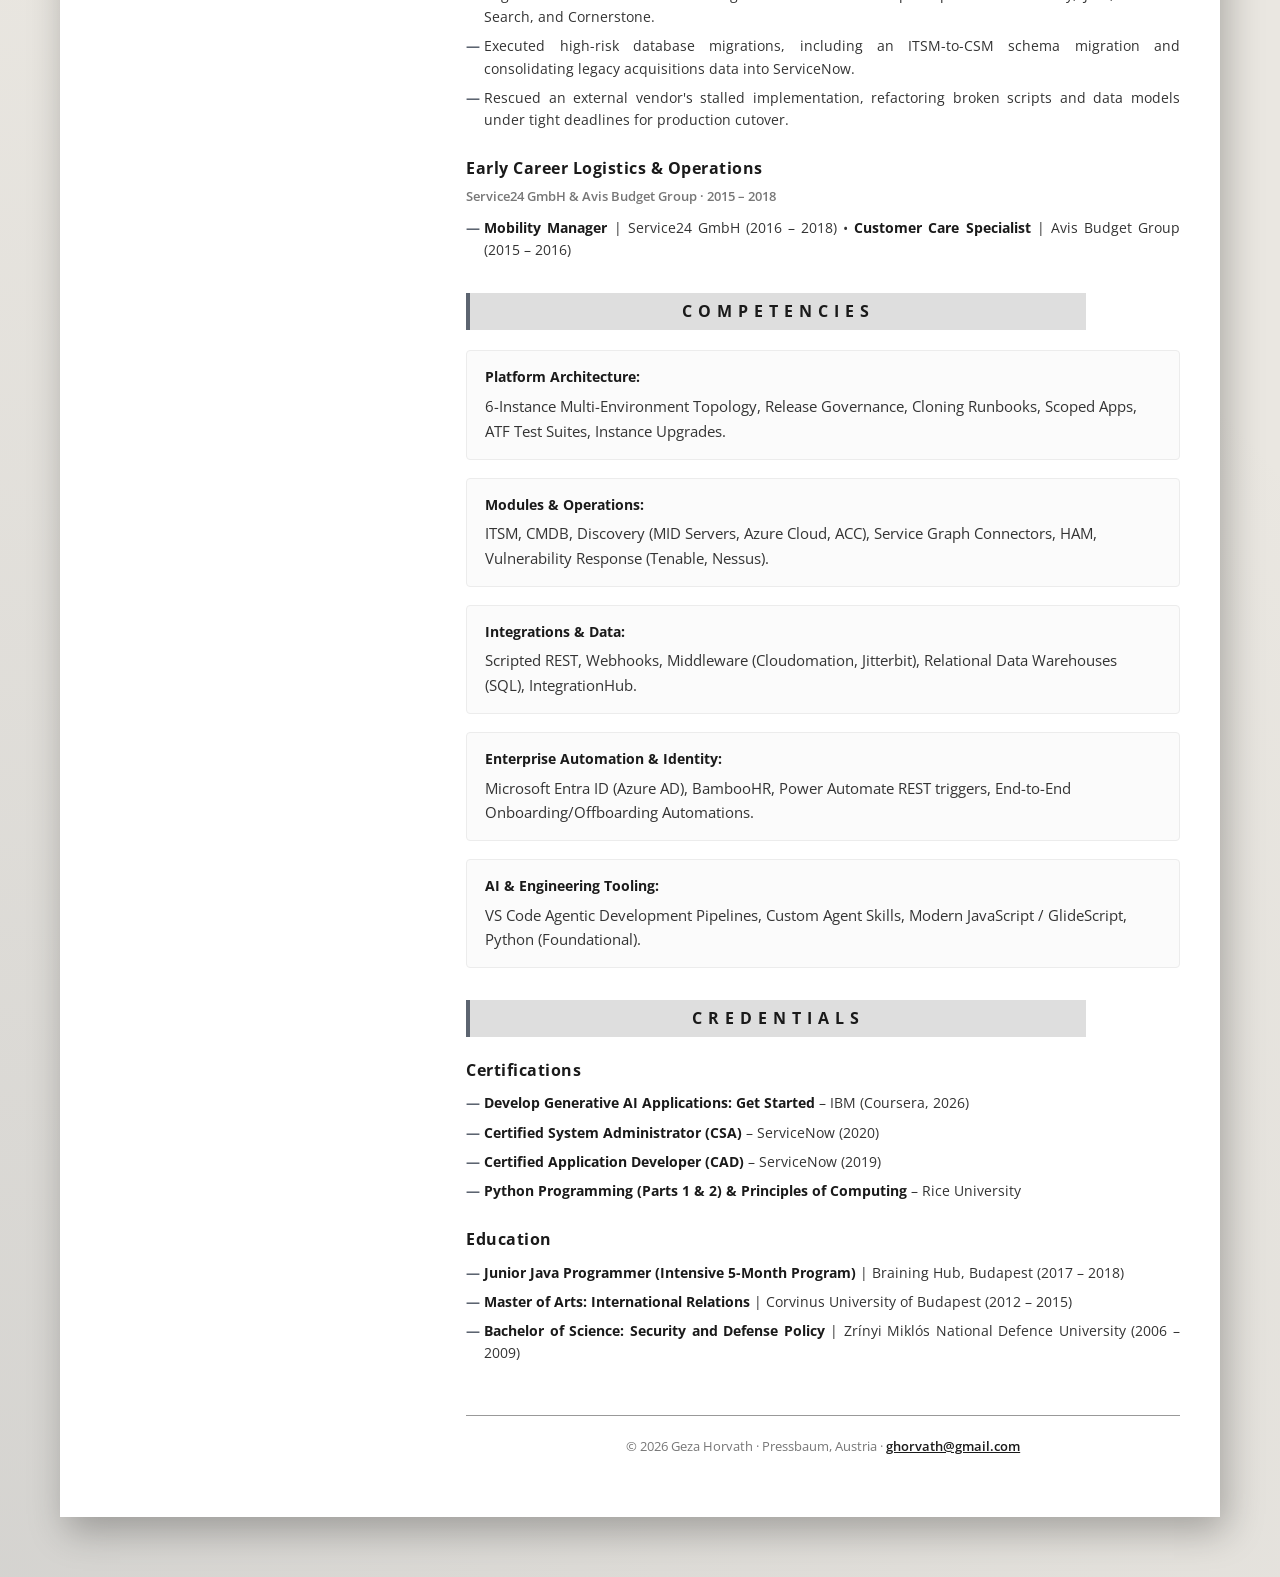
<file: v3-mavrk/index.html>
<!DOCTYPE html>
<html lang="en">
<head>
  <meta charset="UTF-8">
  <meta name="viewport" content="width=device-width, initial-scale=1.0">
  <title>Geza Horvath — ServiceNow Architect (Editorial Poster Style)</title>
  <meta name="description" content="Resume of Geza Horvath, Enterprise ServiceNow Architect, designed in the editorial poster layout inspired by Kyle Shanks (mavrK).">
  <!-- Fonts -->
  <link href="https://fonts.googleapis.com/css2?family=Montserrat:wght@300;400;600;700&family=Open+Sans:ital,wght@0,300;0,400;0,600;0,700;1,400&family=Raleway:wght@100;200;300;400&family=JetBrains+Mono:wght@400;600&display=swap" rel="stylesheet">
  <link rel="stylesheet" href="styles.css">
  <link rel="stylesheet" href="../shared/chat-widget.css">
</head>
<body>

  <!-- Floating Version Switcher Bar -->
  <div class="version-nav" aria-label="Version Switcher">
    <span class="v-label">Versions:</span>
    <a href="/" class="v-btn">Original</a>
    <a href="/v3-mavrk/" class="v-btn active">Editorial</a>
    <a href="/v4-editorial/" class="v-btn">Hybrid</a>
    <a href="/v5-sidebar/" class="v-btn">21st.dev</a>
  </div>

  <div class="page-frame">
    <div class="page">

      <!-- TOP BAR WITH ULTRA-LIGHT TRACKED NAME -->
      <header class="top-bar">
        <div class="name-container">
          <h1 class="author-name">Geza Horvath</h1>
        </div>
      </header>

      <!-- OVERLAPPING WARM BUFF SIDEBAR -->
      <aside class="side-bar">
        
        <!-- Geometric Logo Monogram -->
        <div class="mugshot">
          <div class="logo">
            <svg viewBox="0 0 80 80" class="logo-svg">
              <path d="M 12 12 L 52 12 L 70 30 L 70 68 L 28 68 L 10 50 Z" stroke-width="2.5" fill="none"/>
            </svg>
            <span class="logo-text">gh</span>
          </div>
        </div>

        <div class="contact-details">
          <p class="contact-line">Pressbaum, Austria</p>
          <p class="contact-line"><a href="tel:+436601082050" onclick="event.preventDefault(); copyText('+43 660 108 2050', 'Phone');" title="Click to copy">+43 660 108 2050</a></p>
          <p class="contact-line"><a href="mailto:ghorvath@gmail.com" onclick="event.preventDefault(); copyText('ghorvath@gmail.com', 'Email');" title="Click to copy">ghorvath@gmail.com</a></p>
          <p class="contact-line"><a href="https://www.linkedin.com/in/geza-horvath-16288a185" target="_blank" rel="noreferrer noopener">linkedin.com/in/geza-horvath</a></p>
        </div>

        <!-- Inline AI Cloud Assistant Section -->
        <div id="ai-cloud-container"></div>

        <!-- Social Channels -->
        <h3 class="side-header">Connect</h3>
        <p class="social linkedin">
          <a href="https://www.linkedin.com/in/geza-horvath-16288a185" target="_blank" rel="noreferrer noopener">LinkedIn Profile</a>
        </p>
        <p class="social email">
          <a href="mailto:ghorvath@gmail.com" onclick="event.preventDefault(); copyText('ghorvath@gmail.com', 'Email');">Direct Email</a>
        </p>
        <p class="social phone">
          <a href="tel:+436601082050" onclick="event.preventDefault(); copyText('+43 660 108 2050', 'Phone');">Direct Phone</a>
        </p>

        <!-- Expertise Overview -->
        <h3 class="side-header">Expertise</h3>
        <p class="list-thing">Platform Architecture (6-Inst)</p>
        <p class="list-thing">ITSM, CMDB & Discovery</p>
        <p class="list-thing">HAM & Vulnerability Response</p>
        <p class="list-thing">Enterprise Automation & Identity</p>
        <p class="list-thing">VS Code Agentic Toolchains</p>
        <p class="list-thing">Cloudomation & Jitterbit ETL</p>
        <p class="list-thing">GlideScript & Modern JS</p>

        <!-- Credentials Quick List -->
        <h3 class="side-header">Credentials</h3>
        <p class="list-thing">IBM GenAI Applications (2026)</p>
        <p class="list-thing">ServiceNow CSA (2020)</p>
        <p class="list-thing">ServiceNow CAD (2019)</p>
        <p class="list-thing">Java 5-Mo. | Braining Hub</p>
        <p class="list-thing">M.A. Corvinus University</p>
        <p class="list-thing">B.Sc. Zrínyi Miklós NDU</p>

      </aside>

      <!-- MAIN EDITORIAL CONTENT CONTAINER -->
      <main class="content-container">

        <!-- Title & Subtitle -->
        <h2 class="title">ServiceNow Architect</h2>
        <div class="separator"></div>

        <!-- Section: Profile -->
        <div class="caps greyed">Profile</div>
        <p class="summary-paragraph justified">
          <strong class="highlight-dark">ServiceNow Architect with 8+ years</strong> driving <strong class="highlight-dark">platform architecture, enterprise integrations, and cross-system automation</strong>. <strong class="highlight-slate">Configured and provisioned a 6-instance ServiceNow estate</strong>, focusing architectural ownership on the primary production and sub-production IT Service Desk environments while establishing Azure SSO and access baselines across remaining instances, alongside core <strong class="highlight-slate">ITSM, CMDB/Discovery, HAM</strong>, and <strong class="highlight-slate">Vulnerability Response</strong> solutions. Engineered local <strong class="highlight-buff">VS Code development workflows and custom Model Context Protocol (MCP) integrations</strong>, enabling direct extraction and analysis of ServiceNow instance context with LLMs for streamlined development.
        </p>

        <!-- Section: Experience -->
        <div class="caps greyed">Experience</div>

        <!-- Job 1 -->
        <div class="job-block">
          <h3 class="job-role">ServiceNow Architect – Business Applications</h3>
          <p class="light">Ontinue · Remote / Vienna, Austria · 2023-02 – Present</p>
          <ul class="verbatim-bullets">
            <li>Lead ServiceNow platform architecture, roadmaps, and release governance following the corporate operational spin-off from Open Systems.</li>
            <li>Architected and deployed <strong>ITSM</strong>, <strong>CMDB</strong>, <strong>Hardware Asset Management (HAM)</strong>, and <strong>Vulnerability Response (VR)</strong> integrated with Tenable and Nessus scanners.</li>
            <li>Established continuous infrastructure discovery via <strong>MID Servers</strong>, <strong>Azure Cloud Discovery</strong>, <strong>Agent Client Collector (ACC)</strong>, and <strong>Service Graph Connectors</strong>.</li>
            <li>Engineered cross-platform HR boarding automations connecting <strong>BambooHR</strong>, ServiceNow, and <strong>Microsoft Entra ID (Azure AD)</strong> via REST endpoints and Power Automate.</li>
            <li>Engineered local <strong>VS Code development workflows and custom Model Context Protocol (MCP) integrations</strong>, enabling direct extraction and analysis of ServiceNow instance context with LLMs for streamlined development.</li>
            <li>Own corporate Business Applications access governance, user management, and <strong>Salesforce</strong> administration.</li>
            <li>Collaborated with integration engineers to build and maintain bidirectional data flows and ETL syncs between ServiceNow, middleware (<strong>Cloudomation</strong>, <strong>Jitterbit</strong>), and corporate data warehouses.</li>
          </ul>
        </div>

        <!-- Job 2 -->
        <div class="job-block">
          <h3 class="job-role">ServiceNow Architect – Business Applications</h3>
          <p class="light">Open Systems · Hybrid / Vienna, Austria · 2022-05 – 2023-02</p>
          <ul class="verbatim-bullets">
            <li>Configured and provisioned a <strong>6-instance ServiceNow estate</strong> during the spin-off, establishing Azure SSO, basic group setups, and update-set pipelines while centering architectural ownership on the primary IT Service Desk prod and sub-prod environments.</li>
            <li>Established baseline instance cloning runbooks, release gates, and platform upgrade procedures.</li>
            <li>Partnered with engineering leadership on platform separation during the Ontinue spin-off from Open Systems, directly designing and executing the decoupling and data migration of the ServiceNow estate.</li>
          </ul>
        </div>

        <!-- Job 3 -->
        <div class="job-block">
          <h3 class="job-role">Senior ServiceNow Developer</h3>
          <p class="light">Tricentis GmbH · Vienna, Austria · 2018-08 – 2022-04</p>
          <ul class="verbatim-bullets">
            <li>Delivered high-availability platform solutions across ITSM and Custom Applications in an Agile/Scrum engineering team.</li>
            <li>Engineered bi-directional REST integrations with core enterprise platforms: Workday, JIRA, Coveo AI Search, and Cornerstone.</li>
            <li>Executed high-risk database migrations, including an ITSM-to-CSM schema migration and consolidating legacy acquisitions data into ServiceNow.</li>
            <li>Rescued an external vendor's stalled implementation, refactoring broken scripts and data models under tight deadlines for production cutover.</li>
          </ul>
        </div>

        <!-- Early Career -->
        <div class="job-block">
          <h3 class="job-role">Early Career Logistics & Operations</h3>
          <p class="light">Service24 GmbH & Avis Budget Group · 2015 – 2018</p>
          <ul class="verbatim-bullets">
            <li><strong>Mobility Manager</strong> | Service24 GmbH (2016 – 2018) • <strong>Customer Care Specialist</strong> | Avis Budget Group (2015 – 2016)</li>
          </ul>
        </div>

        <!-- Section: Competencies -->
        <div class="caps greyed">Competencies</div>
        
        <div class="comp-group">
          <h4 class="comp-heading">Platform Architecture:</h4>
          <p class="comp-desc">6-Instance Multi-Environment Topology, Release Governance, Cloning Runbooks, Scoped Apps, ATF Test Suites, Instance Upgrades.</p>
        </div>

        <div class="comp-group">
          <h4 class="comp-heading">Modules & Operations:</h4>
          <p class="comp-desc">ITSM, CMDB, Discovery (MID Servers, Azure Cloud, ACC), Service Graph Connectors, HAM, Vulnerability Response (Tenable, Nessus).</p>
        </div>

        <div class="comp-group">
          <h4 class="comp-heading">Integrations & Data:</h4>
          <p class="comp-desc">Scripted REST, Webhooks, Middleware (Cloudomation, Jitterbit), Relational Data Warehouses (SQL), IntegrationHub.</p>
        </div>

        <div class="comp-group">
          <h4 class="comp-heading">Enterprise Automation & Identity:</h4>
          <p class="comp-desc">Microsoft Entra ID (Azure AD), BambooHR, Power Automate REST triggers, End-to-End Onboarding/Offboarding Automations.</p>
        </div>

        <div class="comp-group">
          <h4 class="comp-heading">AI & Engineering Tooling:</h4>
          <p class="comp-desc">VS Code Agentic Development Pipelines, Custom Agent Skills, Modern JavaScript / GlideScript, Python (Foundational).</p>
        </div>

        <!-- Section: Certifications & Education -->
        <div class="caps greyed">Credentials</div>

        <div class="job-block">
          <h3 class="job-role">Certifications</h3>
          <ul class="verbatim-bullets">
            <li><strong>Develop Generative AI Applications: Get Started</strong> – IBM (Coursera, 2026)</li>
            <li><strong>Certified System Administrator (CSA)</strong> – ServiceNow (2020)</li>
            <li><strong>Certified Application Developer (CAD)</strong> – ServiceNow (2019)</li>
            <li><strong>Python Programming (Parts 1 & 2) & Principles of Computing</strong> – Rice University</li>
          </ul>
        </div>

        <div class="job-block">
          <h3 class="job-role">Education</h3>
          <ul class="verbatim-bullets">
            <li><strong>Junior Java Programmer (Intensive 5-Month Program)</strong> | Braining Hub, Budapest (2017 – 2018)</li>
            <li><strong>Master of Arts: International Relations</strong> | Corvinus University of Budapest (2012 – 2015)</li>
            <li><strong>Bachelor of Science: Security and Defense Policy</strong> | Zrínyi Miklós National Defence University (2006 – 2009)</li>
          </ul>
        </div>

        <footer class="editorial-footer">
          <p>© 2026 Geza Horvath · Pressbaum, Austria · <a href="mailto:ghorvath@gmail.com">ghorvath@gmail.com</a></p>
        </footer>

      </main>

    </div>
  </div>

  <!-- Toast Notification -->
  <div id="toast" class="toast-msg" role="status" aria-live="polite"></div>

  <script src="script.js"></script>
  <script src="../shared/chat-widget.js"></script>
  <script>
    document.addEventListener('DOMContentLoaded', function() {
      ResumeChat.init({
        endpoint: 'http://Gezas-Mac-mini.local:5678/webhook/resume-chat'
      });
    });
  </script>
</body>
</html>
</file>
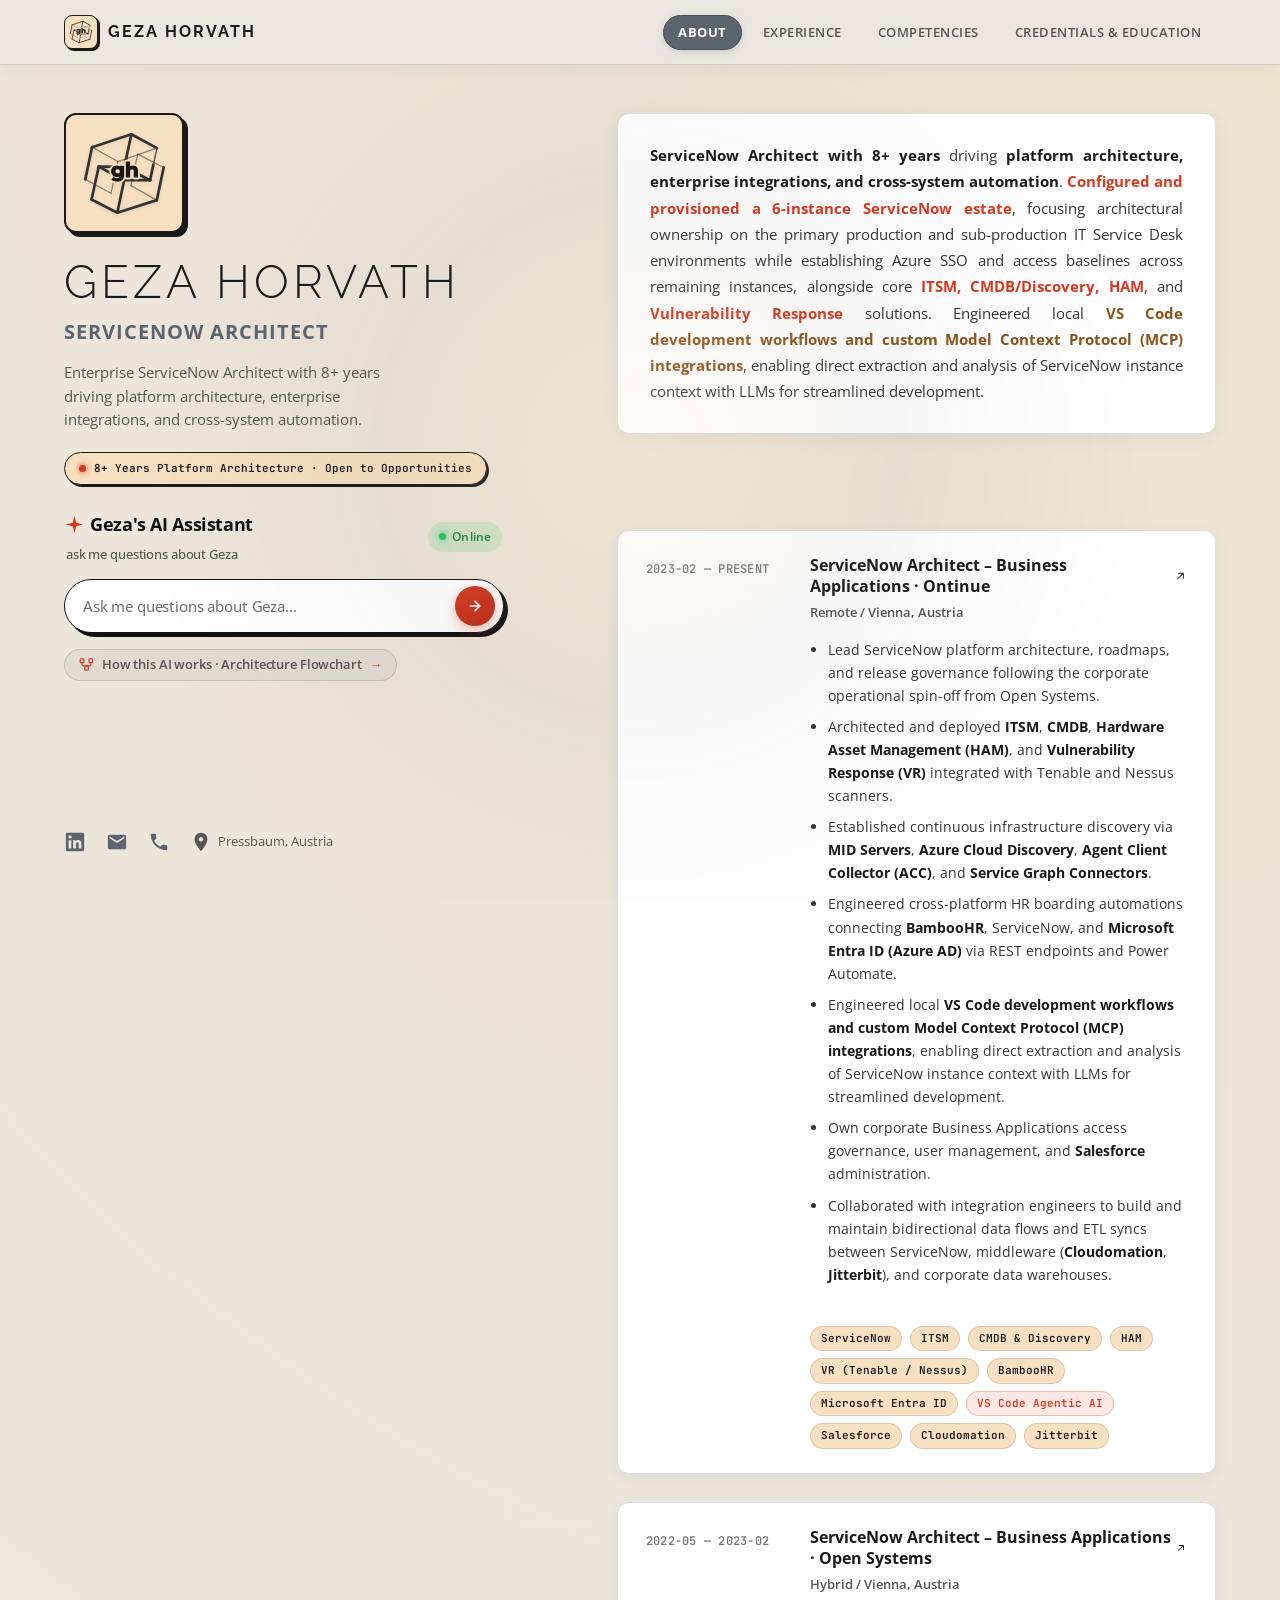
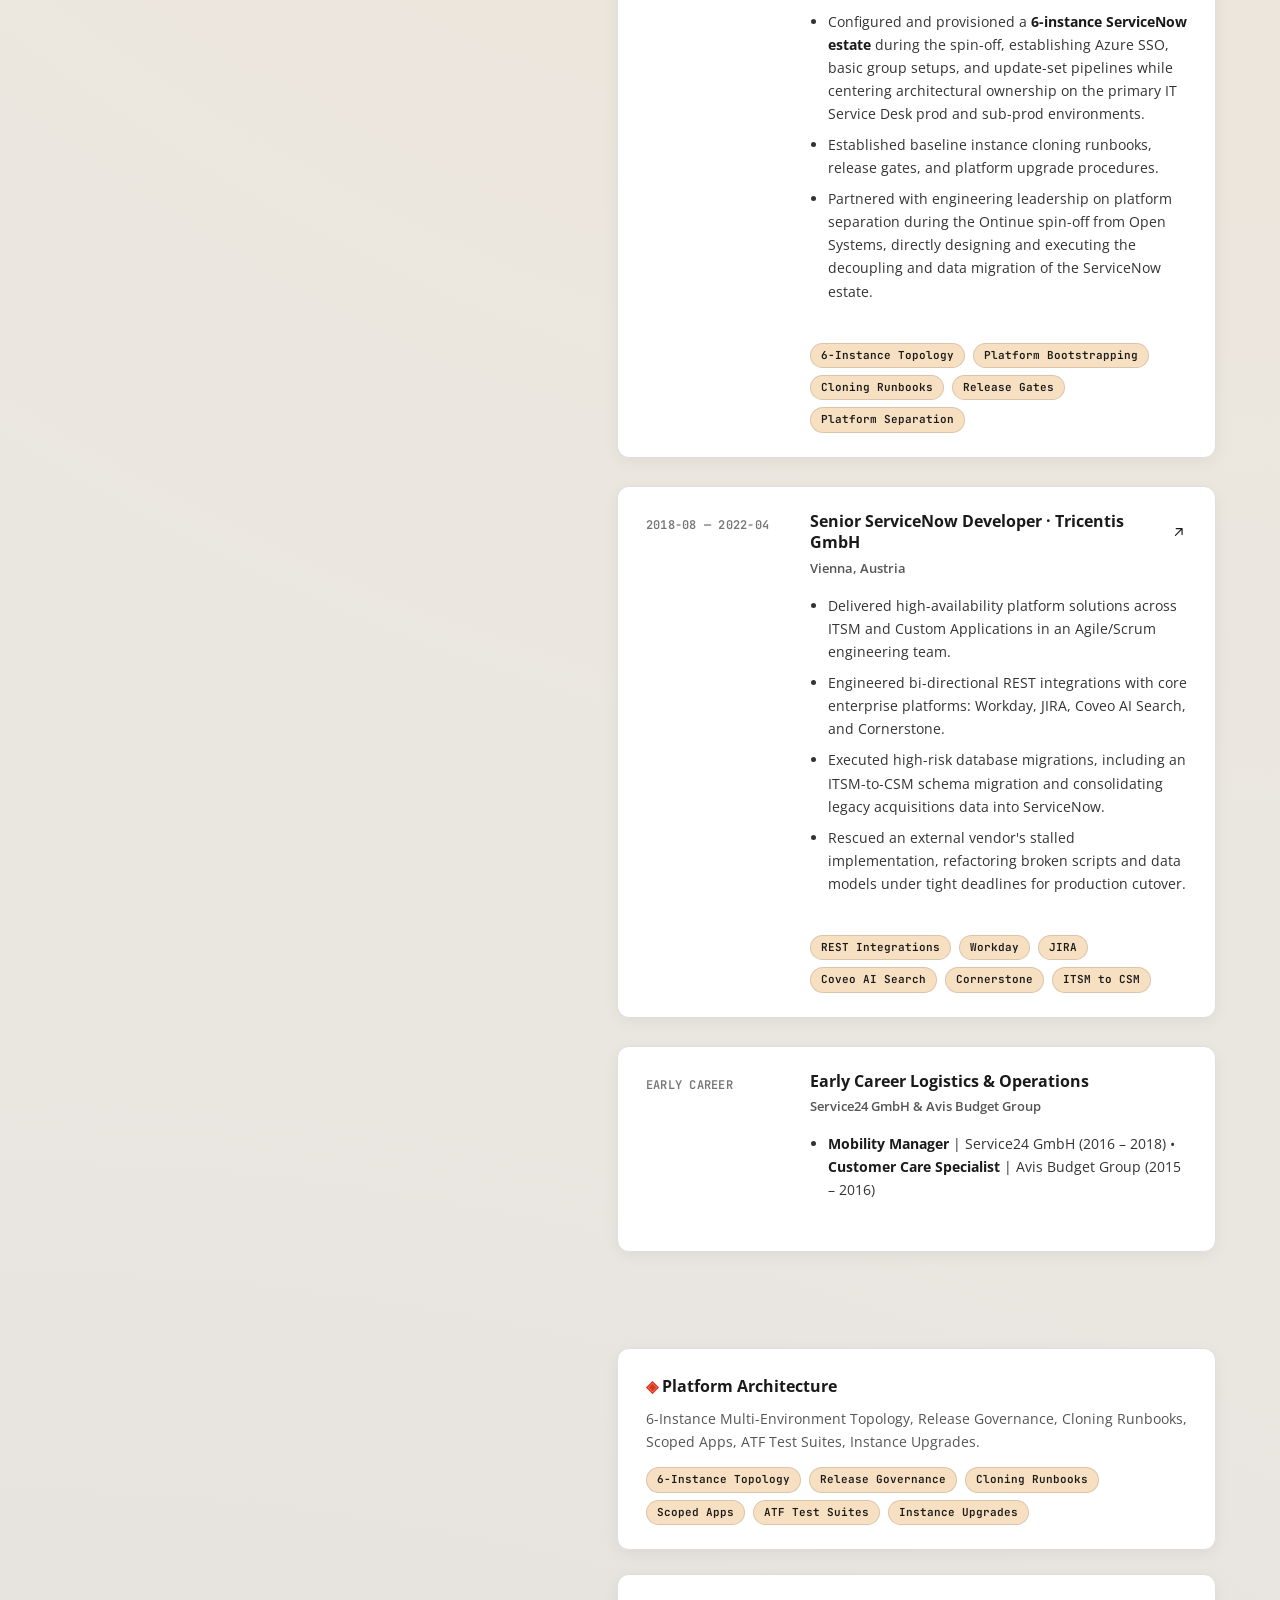
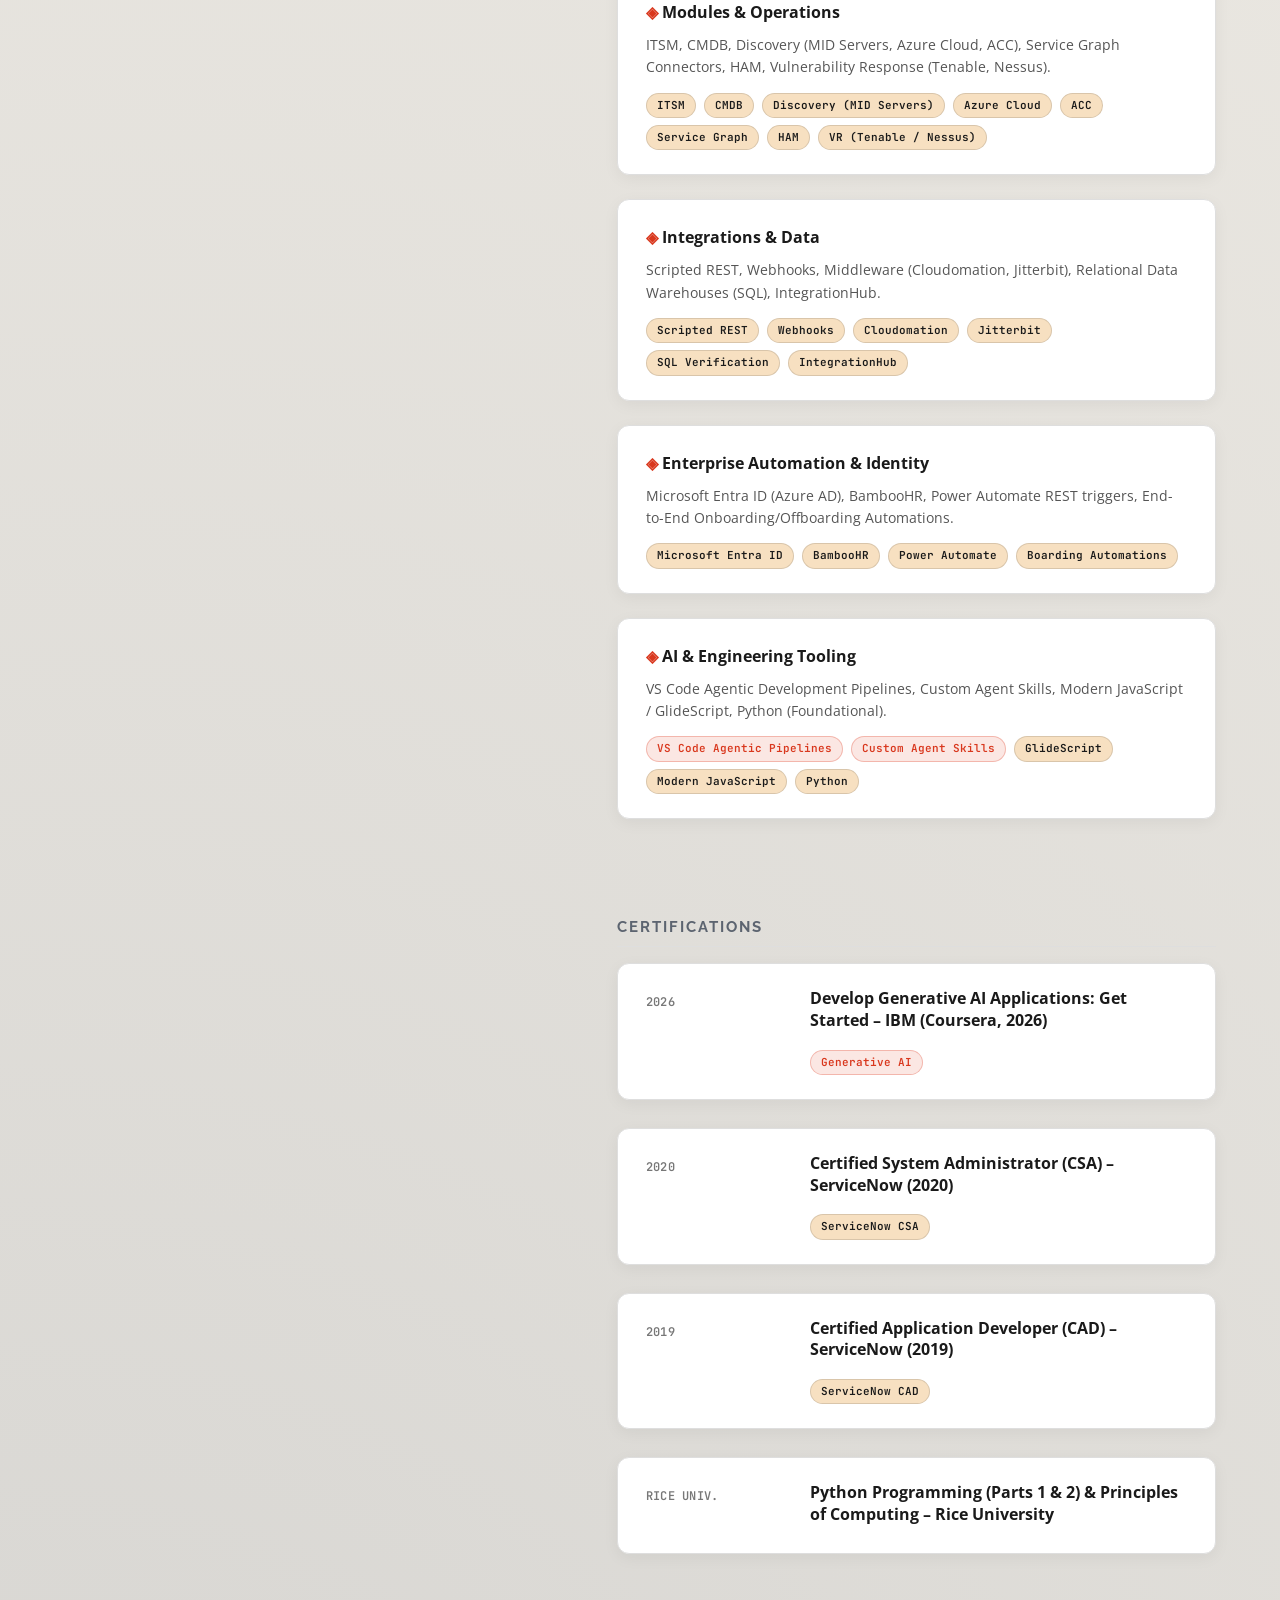
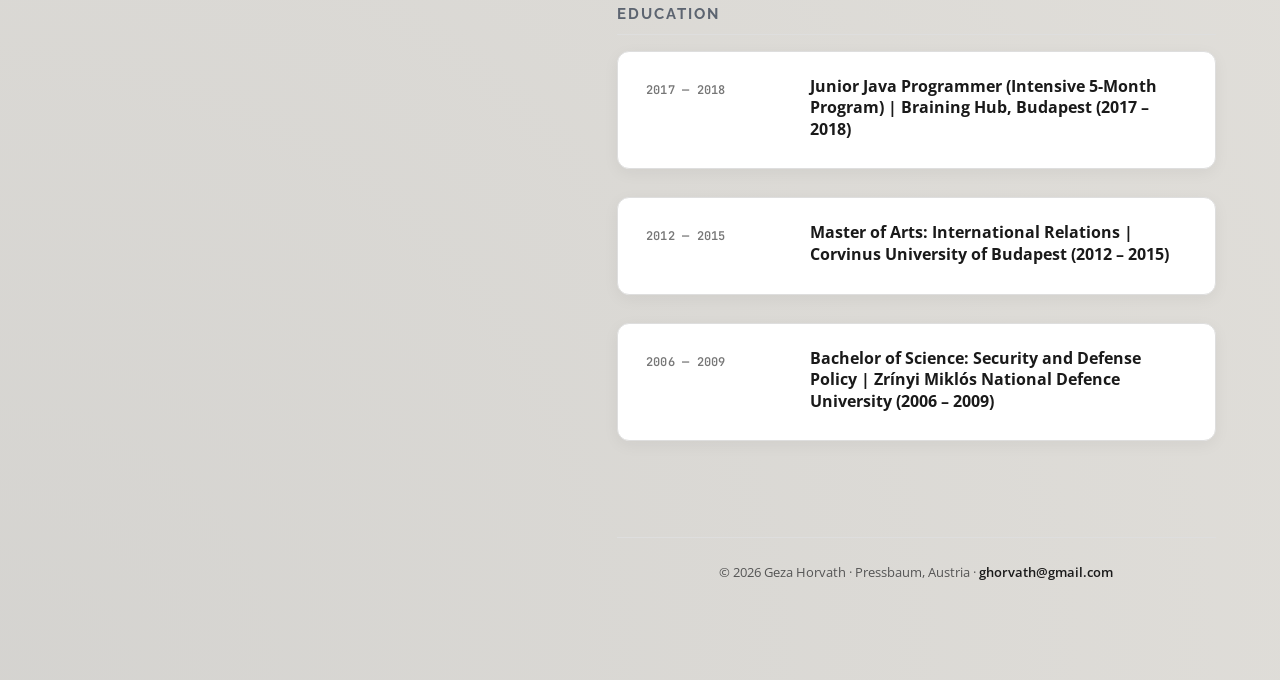
<file: v4-editorial/index.html>
<!doctype html>
<html lang="en" class="scroll-smooth">
<head>
  <meta charset="utf-8">
  <meta name="viewport" content="width=device-width, initial-scale=1">
  <title>Geza Horvath — ServiceNow Architect</title>
  <meta name="description" content="ServiceNow Architect portfolio with 8+ years driving platform architecture, enterprise integrations, and cross-system automation.">
  <link rel="icon" type="image/svg+xml" href="favicon.svg">
  <link rel="apple-touch-icon" href="favicon.svg">
  <!-- Fonts: Raleway, Open Sans, Montserrat, JetBrains Mono -->
  <link rel="preconnect" href="https://fonts.googleapis.com">
  <link rel="preconnect" href="https://fonts.gstatic.com" crossorigin>
  <link href="https://fonts.googleapis.com/css2?family=JetBrains+Mono:wght@400;500;600;700&family=Montserrat:wght@400;500;600;700&family=Open+Sans:ital,wght@0,300;0,400;0,600;0,700;1,400&family=Raleway:wght@100;200;300;400;500;600;700;800&display=swap" rel="stylesheet">
  <link rel="stylesheet" href="styles.css">
  <link rel="stylesheet" href="../shared/chat-widget.css?v=arch1">
</head>
<body class="editorial-theme">

  <!-- =========================================================================
       TOP NAVIGATION BAR
       ========================================================================= -->
  <header class="top-navbar" id="top-navbar" aria-label="Main navigation">
    <div class="top-navbar-container">
      <div class="top-nav-brand">
        <a href="#about" class="brand-link" aria-label="Geza Horvath — Back to top">
          <div class="brand-logo-mini">
            <svg viewBox="0 0 80 80" class="mini-logo-svg" role="img" aria-label="Geza Horvath monogram gh">
              <!-- Secondary thin wireframe lines -->
              <g stroke="currentColor" stroke-width="1.3" stroke-opacity="0.55" stroke-linecap="round" stroke-linejoin="round" fill="none">
                <line x1="12.66" y1="17.84" x2="34.34" y2="29.93"/>
                <line x1="67.34" y1="18.67" x2="34.34" y2="29.93"/>
                <line x1="34.34" y1="29.93" x2="28.68" y2="56.6"/>
                <line x1="7.0" y1="44.93" x2="28.68" y2="56.6"/>
                <line x1="73.0" y1="34.93" x2="51.18" y2="23.67"/>
                <line x1="51.18" y1="23.67" x2="45.38" y2="50.21"/>
                <line x1="45.38" y1="50.21" x2="67.2" y2="62.44"/>
                <line x1="67.34" y1="18.67" x2="61.54" y2="45.63"/>
                <line x1="64.3" y1="32.57" x2="67.34" y2="18.67"/>
              </g>
              <!-- Primary thick lines (Josef Albers Structural Constellation) -->
              <g stroke="currentColor" stroke-width="2.6" stroke-linecap="round" stroke-linejoin="round" fill="none">
                <line x1="12.66" y1="17.84" x2="45.8" y2="7.0"/>
                <line x1="45.8" y1="7.0" x2="67.34" y2="18.67"/>
                <line x1="12.66" y1="17.84" x2="7.0" y2="44.93"/>
                <line x1="45.8" y1="7.0" x2="39.86" y2="34.51"/>
                <line x1="18.32" y1="34.23" x2="39.86" y2="34.51"/>
                <line x1="18.32" y1="34.23" x2="39.72" y2="45.63"/>
                <line x1="39.86" y1="34.51" x2="61.54" y2="45.63"/>
                <line x1="39.72" y1="45.63" x2="61.54" y2="45.63"/>
                <line x1="61.54" y1="45.63" x2="64.3" y2="32.57"/>
                <line x1="18.32" y1="34.23" x2="12.25" y2="61.88"/>
                <line x1="12.25" y1="61.88" x2="33.92" y2="73.0"/>
                <line x1="33.92" y1="73.0" x2="67.2" y2="62.44"/>
                <line x1="67.2" y1="62.44" x2="73.0" y2="34.93"/>
                <line x1="39.72" y1="45.63" x2="33.92" y2="73.0"/>
              </g>
              <!-- 'gh' Monogram -->
              <text x="40" y="44" class="logo-monogram-halo" text-anchor="middle">gh</text>
              <text x="40" y="44" class="logo-monogram-core" text-anchor="middle">gh</text>
            </svg>
          </div>
          <span class="brand-text">Geza Horvath</span>
        </a>
      </div>

      <nav class="top-nav-menu" aria-label="In-page navigation links">
        <ul class="top-nav-list">
          <li>
            <a class="nav-link active" href="#about">
              <span class="nav-text">About</span>
            </a>
          </li>
          <li>
            <a class="nav-link" href="#experience">
              <span class="nav-text">Experience</span>
            </a>
          </li>
          <li>
            <a class="nav-link" href="#competencies">
              <span class="nav-text">Competencies</span>
            </a>
          </li>
          <li>
            <a class="nav-link" href="#certifications">
              <span class="nav-text"><span class="full-label">Credentials & Education</span><span class="short-label">Credentials</span></span>
            </a>
          </li>
        </ul>
      </nav>
    </div>
  </header>

  <!-- Background cursor spotlight tracking overlay -->
  <div id="spotlight" class="spotlight"></div>

  <div class="site-container">

    <!-- =========================================================================
         LEFT COLUMN (STICKY SIDEBAR: LOGO, BIO, AI ASSISTANT, SOCIAL)
         ========================================================================= -->
    <header class="sidebar-header">
      <div>
        <!-- Editorial Monogram Geometric Logo -->
        <div class="sidebar-logo-wrapper">
          <div class="logo">
            <svg viewBox="0 0 80 80" class="logo-svg" role="img" aria-label="Geza Horvath monogram gh">
              <!-- Secondary thin wireframe lines -->
              <g stroke="currentColor" stroke-width="1.1" stroke-opacity="0.55" stroke-linecap="round" stroke-linejoin="round" fill="none">
                <line x1="12.66" y1="17.84" x2="34.34" y2="29.93"/>
                <line x1="67.34" y1="18.67" x2="34.34" y2="29.93"/>
                <line x1="34.34" y1="29.93" x2="28.68" y2="56.6"/>
                <line x1="7.0" y1="44.93" x2="28.68" y2="56.6"/>
                <line x1="73.0" y1="34.93" x2="51.18" y2="23.67"/>
                <line x1="51.18" y1="23.67" x2="45.38" y2="50.21"/>
                <line x1="45.38" y1="50.21" x2="67.2" y2="62.44"/>
                <line x1="67.34" y1="18.67" x2="61.54" y2="45.63"/>
                <line x1="64.3" y1="32.57" x2="67.34" y2="18.67"/>
              </g>
              <!-- Primary thick lines (Josef Albers Structural Constellation) -->
              <g stroke="currentColor" stroke-width="2.3" stroke-linecap="round" stroke-linejoin="round" fill="none">
                <line x1="12.66" y1="17.84" x2="45.8" y2="7.0"/>
                <line x1="45.8" y1="7.0" x2="67.34" y2="18.67"/>
                <line x1="12.66" y1="17.84" x2="7.0" y2="44.93"/>
                <line x1="45.8" y1="7.0" x2="39.86" y2="34.51"/>
                <line x1="18.32" y1="34.23" x2="39.86" y2="34.51"/>
                <line x1="18.32" y1="34.23" x2="39.72" y2="45.63"/>
                <line x1="39.86" y1="34.51" x2="61.54" y2="45.63"/>
                <line x1="39.72" y1="45.63" x2="61.54" y2="45.63"/>
                <line x1="61.54" y1="45.63" x2="64.3" y2="32.57"/>
                <line x1="18.32" y1="34.23" x2="12.25" y2="61.88"/>
                <line x1="12.25" y1="61.88" x2="33.92" y2="73.0"/>
                <line x1="33.92" y1="73.0" x2="67.2" y2="62.44"/>
                <line x1="67.2" y1="62.44" x2="73.0" y2="34.93"/>
                <line x1="39.72" y1="45.63" x2="33.92" y2="73.0"/>
              </g>
              <!-- 'gh' Monogram -->
              <text x="40" y="43" class="logo-monogram-halo" text-anchor="middle">gh</text>
              <text x="40" y="43" class="logo-monogram-core" text-anchor="middle">gh</text>
            </svg>
          </div>
        </div>

        <h1 class="author-title">
          <a href="/v4-editorial/">Geza Horvath</a>
        </h1>
        <h2 class="author-role">
          ServiceNow Architect
        </h2>
        <p class="author-lead">
          Enterprise ServiceNow Architect with 8+ years driving platform architecture, enterprise integrations, and cross-system automation.
        </p>

        <div class="status-pill">
          <span class="status-indicator-dot"></span>
          <span>8+ Years Platform Architecture · Open to Opportunities</span>
        </div>

        <!-- Inline AI Cloud Assistant Section (Prominent, directly below status-pill) -->
        <div id="ai-cloud-container"></div>
      </div>

      <!-- Social & Direct Contact Links -->
      <ul class="social-links" aria-label="Contact and social media links">
        <li class="social-item">
          <a href="https://www.linkedin.com/in/geza-horvath-16288a185" target="_blank" rel="noreferrer noopener" aria-label="LinkedIn Profile" title="LinkedIn">
            <svg class="social-icon" viewBox="0 0 24 24"><path d="M20.5 2h-17A1.5 1.5 0 002 3.5v17A1.5 1.5 0 003.5 22h17a1.5 1.5 0 001.5-1.5v-17A1.5 1.5 0 0020.5 2zM8 19H5v-9h3zM6.5 8.25A1.75 1.75 0 118.3 6.5a1.78 1.78 0 01-1.8 1.75zM19 19h-3v-4.74c0-1.42-.6-1.93-1.38-1.93A1.74 1.74 0 0013 14.19a.66.66 0 000 .14V19h-3v-9h2.9v1.3a3.11 3.11 0 012.7-1.4c1.55 0 3.36.86 3.36 3.66z"/></svg>
          </a>
        </li>
        <li class="social-item">
          <a href="mailto:ghorvath@gmail.com" onclick="event.preventDefault(); copyText('ghorvath@gmail.com', 'Email');" aria-label="Email Geza Horvath" title="ghorvath@gmail.com">
            <svg class="social-icon" viewBox="0 0 24 24"><path d="M20 4H4c-1.1 0-1.99.9-1.99 2L2 18c0 1.1.9 2 2 2h16c1.1 0 2-.9 2-2V6c0-1.1-.9-2-2-2zm0 4l-8 5-8-5V6l8 5 8-5v2z"/></svg>
          </a>
        </li>
        <li class="social-item">
          <a href="tel:+436601082050" onclick="event.preventDefault(); copyText('+43 660 108 2050', 'Phone');" aria-label="Call Geza Horvath" title="+43 660 108 2050">
            <svg class="social-icon" viewBox="0 0 24 24"><path d="M20.01 15.38c-1.23 0-2.42-.2-3.53-.56a.977.977 0 00-1.01.24l-2.2 2.2a15.053 15.053 0 01-6.59-6.59l2.2-2.21a.96.96 0 00.25-1.01A11.36 11.36 0 018.57 3.9c0-.55-.45-1-1-1H4c-.55 0-1 .45-1 1 0 9.39 7.61 17 17 17 .55 0 1-.45 1-1v-3.5c0-.55-.45-1-.99-1.02z"/></svg>
          </a>
        </li>
        <li class="social-item">
          <span style="display: flex; align-items: center; font-size: 13px; color: var(--c-text-muted);" title="Pressbaum, Austria">
            <svg class="social-icon" style="margin-right: 6px;" viewBox="0 0 24 24"><path d="M12 2C8.13 2 5 5.13 5 9c0 5.25 7 13 7 13s7-7.75 7-13c0-3.87-3.13-7-7-7zm0 9.5c-1.38 0-2.5-1.12-2.5-2.5s1.12-2.5 2.5-2.5 2.5 1.12 2.5 2.5-1.12 2.5-2.5 2.5z"/></svg>
            Pressbaum, Austria
          </span>
        </li>
      </ul>
    </header>

    <!-- =========================================================================
         RIGHT COLUMN (SCROLLABLE CONTENT SECTIONS)
         ========================================================================= -->
    <main id="content" class="main-content">

      <!-- SECTION 1: ABOUT (EXECUTIVE PROFILE) -->
      <section id="about" class="section-block" aria-label="About me">
        <div class="sticky-mobile-header">
          <h2 class="section-label">About</h2>
        </div>
        <div class="about-card">
          <p class="about-paragraph justified">
            <strong class="highlight-dark">ServiceNow Architect with 8+ years</strong> driving <strong class="highlight-dark">platform architecture, enterprise integrations, and cross-system automation</strong>. <strong class="highlight-accent">Configured and provisioned a 6-instance ServiceNow estate</strong>, focusing architectural ownership on the primary production and sub-production IT Service Desk environments while establishing Azure SSO and access baselines across remaining instances, alongside core <strong class="highlight-accent">ITSM, CMDB/Discovery, HAM</strong>, and <strong class="highlight-accent">Vulnerability Response</strong> solutions. Engineered local <strong class="highlight-buff">VS Code development workflows and custom Model Context Protocol (MCP) integrations</strong>, enabling direct extraction and analysis of ServiceNow instance context with LLMs for streamlined development.
          </p>
        </div>
      </section>

      <!-- SECTION 2: EXPERIENCE -->
      <section id="experience" class="section-block" aria-label="Work experience">
        <div class="sticky-mobile-header">
          <h2 class="section-label">Experience</h2>
        </div>

        <ol class="card-list">

          <!-- ROLE 1: ONTINUE -->
          <li class="card-item">
            <div class="card-grid">
              <header class="card-period">2023-02 — Present</header>
              <div class="card-content">
                <h3 class="card-headline">
                  <a href="https://www.linkedin.com/in/geza-horvath-16288a185" target="_blank" rel="noreferrer noopener" aria-label="ServiceNow Architect at Ontinue">
                    <span>ServiceNow Architect – Business Applications · Ontinue</span>
                    <svg class="arrow-icon" viewBox="0 0 20 20"><path fill-rule="evenodd" d="M5.22 14.78a.75.75 0 001.06 0l7.22-7.22v5.69a.75.75 0 001.5 0v-7.5a.75.75 0 00-.75-.75h-7.5a.75.75 0 000 1.5h5.69l-7.22 7.22a.75.75 0 000 1.06z" clip-rule="evenodd"/></svg>
                  </a>
                </h3>
                <div class="card-company">Remote / Vienna, Austria</div>

                <ul class="card-bullet-list">
                  <li>Lead ServiceNow platform architecture, roadmaps, and release governance following the corporate operational spin-off from Open Systems.</li>
                  <li>Architected and deployed <strong>ITSM</strong>, <strong>CMDB</strong>, <strong>Hardware Asset Management (HAM)</strong>, and <strong>Vulnerability Response (VR)</strong> integrated with Tenable and Nessus scanners.</li>
                  <li>Established continuous infrastructure discovery via <strong>MID Servers</strong>, <strong>Azure Cloud Discovery</strong>, <strong>Agent Client Collector (ACC)</strong>, and <strong>Service Graph Connectors</strong>.</li>
                  <li>Engineered cross-platform HR boarding automations connecting <strong>BambooHR</strong>, ServiceNow, and <strong>Microsoft Entra ID (Azure AD)</strong> via REST endpoints and Power Automate.</li>
                  <li>Engineered local <strong>VS Code development workflows and custom Model Context Protocol (MCP) integrations</strong>, enabling direct extraction and analysis of ServiceNow instance context with LLMs for streamlined development.</li>
                  <li>Own corporate Business Applications access governance, user management, and <strong>Salesforce</strong> administration.</li>
                  <li>Collaborated with integration engineers to build and maintain bidirectional data flows and ETL syncs between ServiceNow, middleware (<strong>Cloudomation</strong>, <strong>Jitterbit</strong>), and corporate data warehouses.</li>
                </ul>

                <ul class="tag-list" aria-label="Technologies used">
                  <li class="tag-badge">ServiceNow</li>
                  <li class="tag-badge">ITSM</li>
                  <li class="tag-badge">CMDB & Discovery</li>
                  <li class="tag-badge">HAM</li>
                  <li class="tag-badge">VR (Tenable / Nessus)</li>
                  <li class="tag-badge">BambooHR</li>
                  <li class="tag-badge">Microsoft Entra ID</li>
                  <li class="tag-badge accent">VS Code Agentic AI</li>
                  <li class="tag-badge">Salesforce</li>
                  <li class="tag-badge">Cloudomation</li>
                  <li class="tag-badge">Jitterbit</li>
                </ul>
              </div>
            </div>
          </li>

          <!-- ROLE 2: OPEN SYSTEMS -->
          <li class="card-item">
            <div class="card-grid">
              <header class="card-period">2022-05 — 2023-02</header>
              <div class="card-content">
                <h3 class="card-headline">
                  <a href="https://www.linkedin.com/in/geza-horvath-16288a185" target="_blank" rel="noreferrer noopener" aria-label="ServiceNow Architect – Business Applications at Open Systems">
                    <span>ServiceNow Architect – Business Applications · Open Systems</span>
                    <svg class="arrow-icon" viewBox="0 0 20 20"><path fill-rule="evenodd" d="M5.22 14.78a.75.75 0 001.06 0l7.22-7.22v5.69a.75.75 0 001.5 0v-7.5a.75.75 0 00-.75-.75h-7.5a.75.75 0 000 1.5h5.69l-7.22 7.22a.75.75 0 000 1.06z" clip-rule="evenodd"/></svg>
                  </a>
                </h3>
                <div class="card-company">Hybrid / Vienna, Austria</div>

                <ul class="card-bullet-list">
                  <li>Configured and provisioned a <strong>6-instance ServiceNow estate</strong> during the spin-off, establishing Azure SSO, basic group setups, and update-set pipelines while centering architectural ownership on the primary IT Service Desk prod and sub-prod environments.</li>
                  <li>Established baseline instance cloning runbooks, release gates, and platform upgrade procedures.</li>
                  <li>Partnered with engineering leadership on platform separation during the Ontinue spin-off from Open Systems, directly designing and executing the decoupling and data migration of the ServiceNow estate.</li>
                </ul>

                <ul class="tag-list" aria-label="Technologies used">
                  <li class="tag-badge">6-Instance Topology</li>
                  <li class="tag-badge">Platform Bootstrapping</li>
                  <li class="tag-badge">Cloning Runbooks</li>
                  <li class="tag-badge">Release Gates</li>
                  <li class="tag-badge">Platform Separation</li>
                </ul>
              </div>
            </div>
          </li>

          <!-- ROLE 3: TRICENTIS -->
          <li class="card-item">
            <div class="card-grid">
              <header class="card-period">2018-08 — 2022-04</header>
              <div class="card-content">
                <h3 class="card-headline">
                  <a href="https://www.linkedin.com/in/geza-horvath-16288a185" target="_blank" rel="noreferrer noopener" aria-label="Senior ServiceNow Developer at Tricentis GmbH">
                    <span>Senior ServiceNow Developer · Tricentis GmbH</span>
                    <svg class="arrow-icon" viewBox="0 0 20 20"><path fill-rule="evenodd" d="M5.22 14.78a.75.75 0 001.06 0l7.22-7.22v5.69a.75.75 0 001.5 0v-7.5a.75.75 0 00-.75-.75h-7.5a.75.75 0 000 1.5h5.69l-7.22 7.22a.75.75 0 000 1.06z" clip-rule="evenodd"/></svg>
                  </a>
                </h3>
                <div class="card-company">Vienna, Austria</div>

                <ul class="card-bullet-list">
                  <li>Delivered high-availability platform solutions across ITSM and Custom Applications in an Agile/Scrum engineering team.</li>
                  <li>Engineered bi-directional REST integrations with core enterprise platforms: Workday, JIRA, Coveo AI Search, and Cornerstone.</li>
                  <li>Executed high-risk database migrations, including an ITSM-to-CSM schema migration and consolidating legacy acquisitions data into ServiceNow.</li>
                  <li>Rescued an external vendor's stalled implementation, refactoring broken scripts and data models under tight deadlines for production cutover.</li>
                </ul>

                <ul class="tag-list" aria-label="Technologies used">
                  <li class="tag-badge">REST Integrations</li>
                  <li class="tag-badge">Workday</li>
                  <li class="tag-badge">JIRA</li>
                  <li class="tag-badge">Coveo AI Search</li>
                  <li class="tag-badge">Cornerstone</li>
                  <li class="tag-badge">ITSM to CSM</li>
                </ul>
              </div>
            </div>
          </li>

          <!-- ROLE 4: EARLY CAREER -->
          <li class="card-item">
            <div class="card-grid">
              <header class="card-period">Early Career</header>
              <div class="card-content">
                <h3 class="card-headline">
                  <span>Early Career Logistics & Operations</span>
                </h3>
                <div class="card-company">Service24 GmbH & Avis Budget Group</div>

                <ul class="card-bullet-list">
                  <li><strong>Mobility Manager</strong> | Service24 GmbH (2016 – 2018) • <strong>Customer Care Specialist</strong> | Avis Budget Group (2015 – 2016)</li>
                </ul>
              </div>
            </div>
          </li>

        </ol>
      </section>

      <!-- SECTION 3: CORE COMPETENCIES -->
      <section id="competencies" class="section-block" aria-label="Core Competencies">
        <div class="sticky-mobile-header">
          <h2 class="section-label">Competencies</h2>
        </div>

        <div class="competency-section-box">
          <h3 class="competency-title">
            <span class="competency-icon">◈</span> Platform Architecture
          </h3>
          <p class="competency-desc">
            6-Instance Multi-Environment Topology, Release Governance, Cloning Runbooks, Scoped Apps, ATF Test Suites, Instance Upgrades.
          </p>
          <ul class="tag-list">
            <li class="tag-badge">6-Instance Topology</li>
            <li class="tag-badge">Release Governance</li>
            <li class="tag-badge">Cloning Runbooks</li>
            <li class="tag-badge">Scoped Apps</li>
            <li class="tag-badge">ATF Test Suites</li>
            <li class="tag-badge">Instance Upgrades</li>
          </ul>
        </div>

        <div class="competency-section-box">
          <h3 class="competency-title">
            <span class="competency-icon">◈</span> Modules & Operations
          </h3>
          <p class="competency-desc">
            ITSM, CMDB, Discovery (MID Servers, Azure Cloud, ACC), Service Graph Connectors, HAM, Vulnerability Response (Tenable, Nessus).
          </p>
          <ul class="tag-list">
            <li class="tag-badge">ITSM</li>
            <li class="tag-badge">CMDB</li>
            <li class="tag-badge">Discovery (MID Servers)</li>
            <li class="tag-badge">Azure Cloud</li>
            <li class="tag-badge">ACC</li>
            <li class="tag-badge">Service Graph</li>
            <li class="tag-badge">HAM</li>
            <li class="tag-badge">VR (Tenable / Nessus)</li>
          </ul>
        </div>

        <div class="competency-section-box">
          <h3 class="competency-title">
            <span class="competency-icon">◈</span> Integrations & Data
          </h3>
          <p class="competency-desc">
            Scripted REST, Webhooks, Middleware (Cloudomation, Jitterbit), Relational Data Warehouses (SQL), IntegrationHub.
          </p>
          <ul class="tag-list">
            <li class="tag-badge">Scripted REST</li>
            <li class="tag-badge">Webhooks</li>
            <li class="tag-badge">Cloudomation</li>
            <li class="tag-badge">Jitterbit</li>
            <li class="tag-badge">SQL Verification</li>
            <li class="tag-badge">IntegrationHub</li>
          </ul>
        </div>

        <div class="competency-section-box">
          <h3 class="competency-title">
            <span class="competency-icon">◈</span> Enterprise Automation & Identity
          </h3>
          <p class="competency-desc">
            Microsoft Entra ID (Azure AD), BambooHR, Power Automate REST triggers, End-to-End Onboarding/Offboarding Automations.
          </p>
          <ul class="tag-list">
            <li class="tag-badge">Microsoft Entra ID</li>
            <li class="tag-badge">BambooHR</li>
            <li class="tag-badge">Power Automate</li>
            <li class="tag-badge">Boarding Automations</li>
          </ul>
        </div>

        <div class="competency-section-box">
          <h3 class="competency-title">
            <span class="competency-icon">◈</span> AI & Engineering Tooling
          </h3>
          <p class="competency-desc">
            VS Code Agentic Development Pipelines, Custom Agent Skills, Modern JavaScript / GlideScript, Python (Foundational).
          </p>
          <ul class="tag-list">
            <li class="tag-badge accent">VS Code Agentic Pipelines</li>
            <li class="tag-badge accent">Custom Agent Skills</li>
            <li class="tag-badge">GlideScript</li>
            <li class="tag-badge">Modern JavaScript</li>
            <li class="tag-badge">Python</li>
          </ul>
        </div>
      </section>

      <!-- SECTION 4: CERTIFICATIONS & EDUCATION -->
      <section id="certifications" class="section-block" aria-label="Certifications & Education">
        <div class="sticky-mobile-header">
          <h2 class="section-label">Credentials & Education</h2>
        </div>

        <h3 class="card-subheading" style="margin-bottom: 16px;">Certifications</h3>
        <ol class="card-list" style="margin-bottom: 48px;">

          <li class="card-item">
            <div class="card-grid">
              <header class="card-period">2026</header>
              <div class="card-content">
                <h4 class="card-headline">
                  <span>Develop Generative AI Applications: Get Started – IBM (Coursera, 2026)</span>
                </h4>
                <ul class="tag-list">
                  <li class="tag-badge accent">Generative AI</li>
                </ul>
              </div>
            </div>
          </li>

          <li class="card-item">
            <div class="card-grid">
              <header class="card-period">2020</header>
              <div class="card-content">
                <h4 class="card-headline">
                  <span>Certified System Administrator (CSA) – ServiceNow (2020)</span>
                </h4>
                <ul class="tag-list">
                  <li class="tag-badge">ServiceNow CSA</li>
                </ul>
              </div>
            </div>
          </li>

          <li class="card-item">
            <div class="card-grid">
              <header class="card-period">2019</header>
              <div class="card-content">
                <h4 class="card-headline">
                  <span>Certified Application Developer (CAD) – ServiceNow (2019)</span>
                </h4>
                <ul class="tag-list">
                  <li class="tag-badge">ServiceNow CAD</li>
                </ul>
              </div>
            </div>
          </li>

          <li class="card-item">
            <div class="card-grid">
              <header class="card-period">Rice Univ.</header>
              <div class="card-content">
                <h4 class="card-headline">
                  <span>Python Programming (Parts 1 & 2) & Principles of Computing – Rice University</span>
                </h4>
              </div>
            </div>
          </li>

        </ol>

        <h3 class="card-subheading" style="margin-bottom: 16px;">Education</h3>
        <ol class="card-list">

          <li class="card-item">
            <div class="card-grid">
              <header class="card-period">2017 — 2018</header>
              <div class="card-content">
                <h4 class="card-headline">
                  <span>Junior Java Programmer (Intensive 5-Month Program) | Braining Hub, Budapest (2017 – 2018)</span>
                </h4>
              </div>
            </div>
          </li>

          <li class="card-item">
            <div class="card-grid">
              <header class="card-period">2012 — 2015</header>
              <div class="card-content">
                <h4 class="card-headline">
                  <span>Master of Arts: International Relations | Corvinus University of Budapest (2012 – 2015)</span>
                </h4>
              </div>
            </div>
          </li>

          <li class="card-item">
            <div class="card-grid">
              <header class="card-period">2006 — 2009</header>
              <div class="card-content">
                <h4 class="card-headline">
                  <span>Bachelor of Science: Security and Defense Policy | Zrínyi Miklós National Defence University (2006 – 2009)</span>
                </h4>
              </div>
            </div>
          </li>

        </ol>
      </section>

      <!-- FOOTER -->
      <footer class="site-footer">
        <p>
          © 2026 Geza Horvath · Pressbaum, Austria · <a href="mailto:ghorvath@gmail.com">ghorvath@gmail.com</a>
        </p>
      </footer>

    </main>

  </div>

  <!-- TOAST NOTIFICATION -->
  <div id="toast" class="toast-msg" role="status" aria-live="polite"></div>

  <script src="../script.js"></script>
  <script src="../shared/chat-widget.js?v=arch1"></script>
  <script>
    document.addEventListener('DOMContentLoaded', function() {
      ResumeChat.init({
        endpoint: 'http://Gezas-Mac-mini.local:5678/webhook/resume-chat'
      });
    });
  </script>
</body>
</html>
</file>
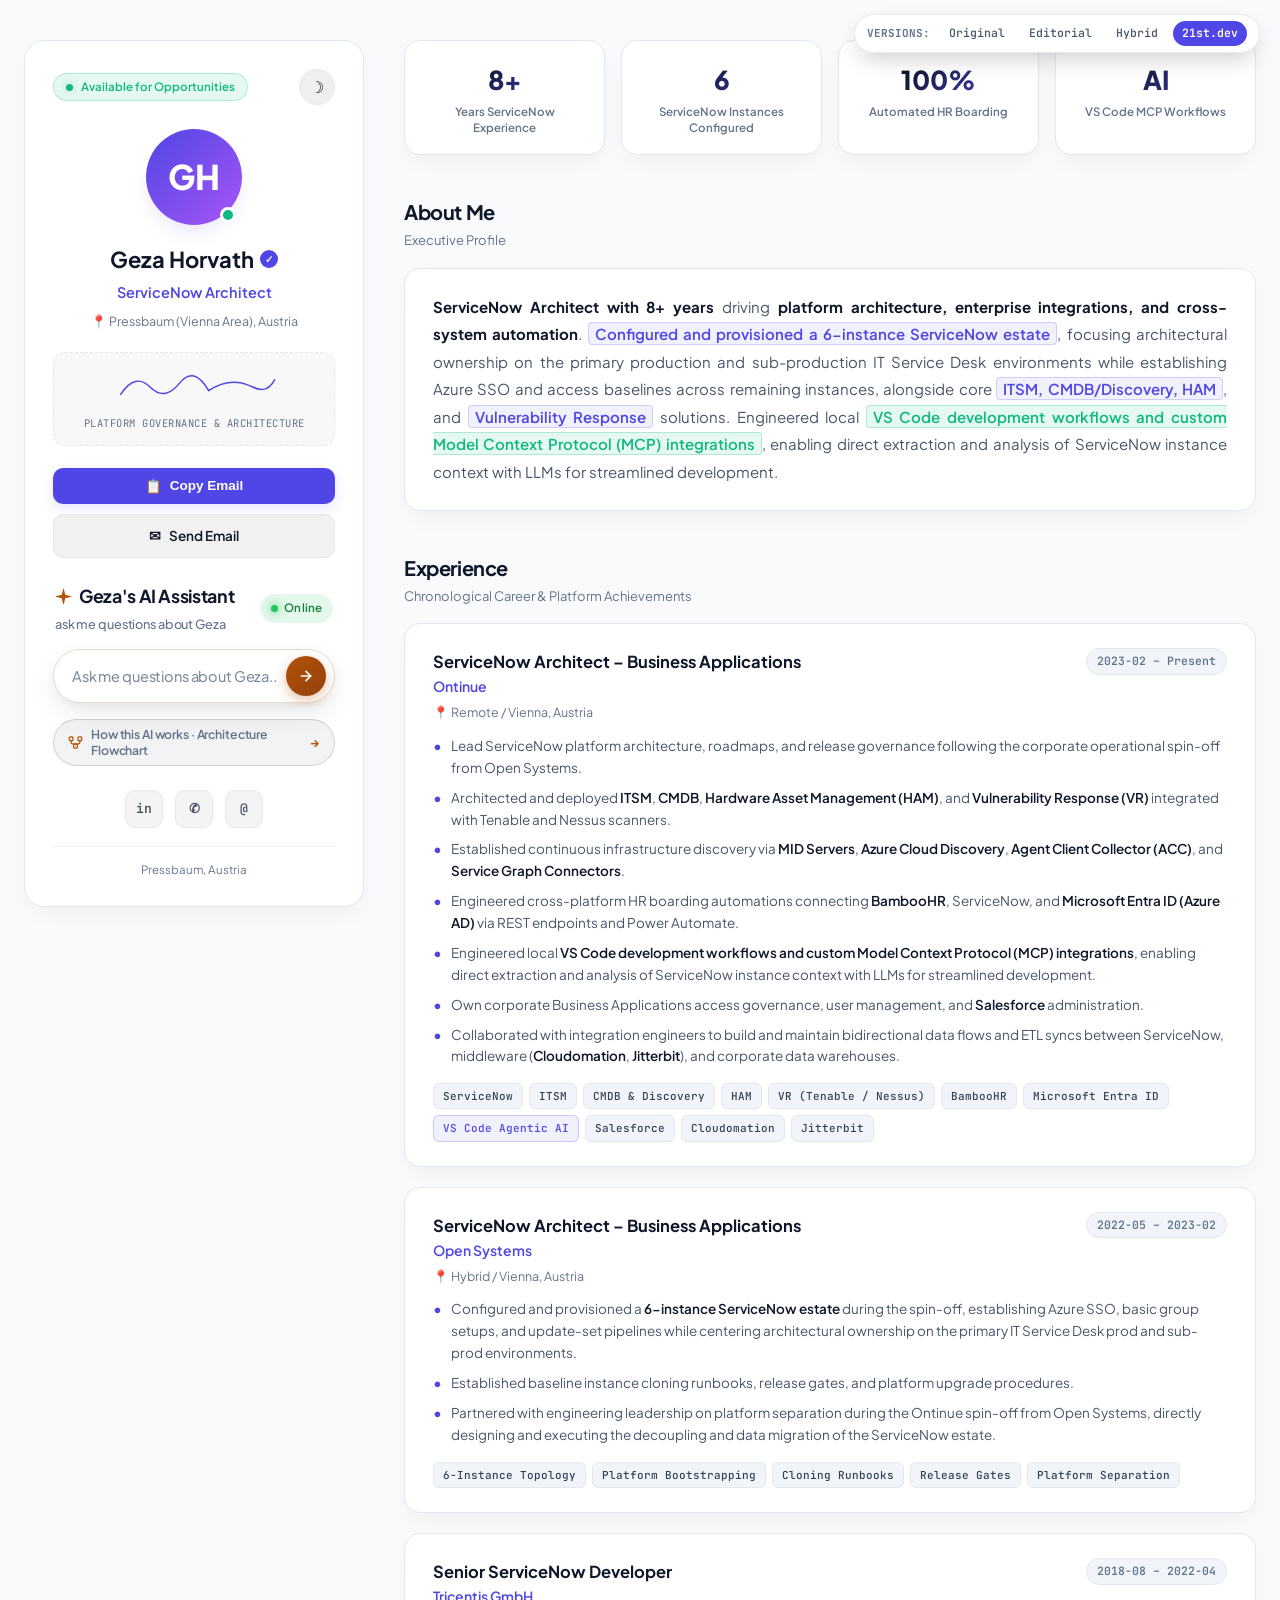
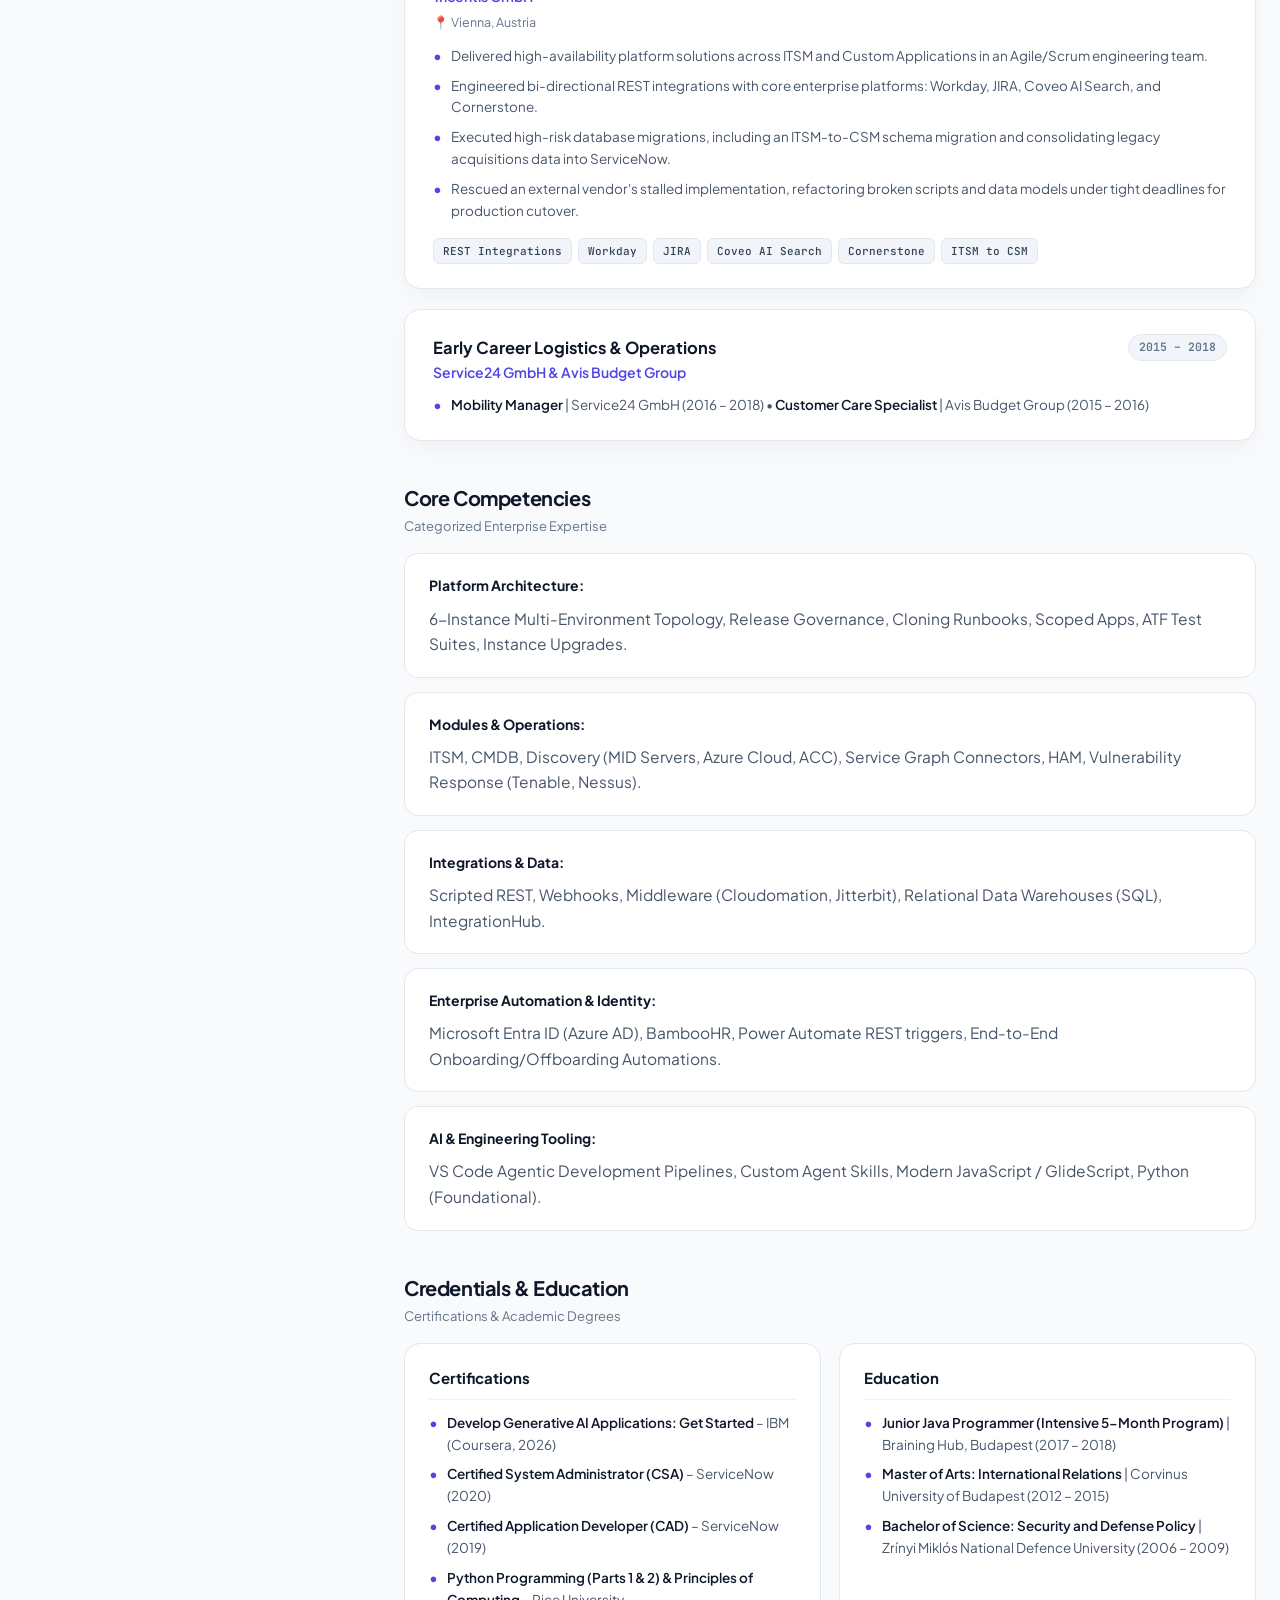
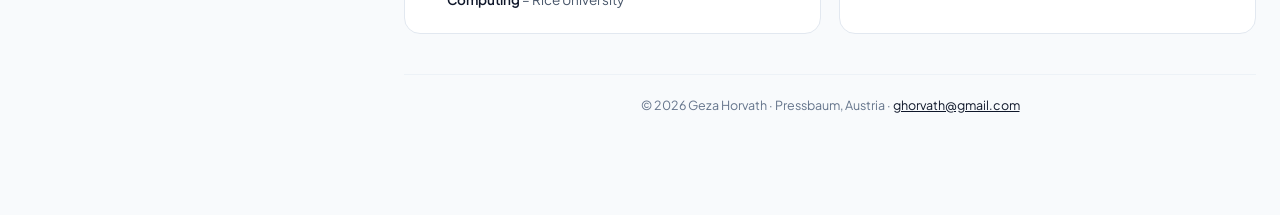
<file: v5-sidebar/index.html>
<!DOCTYPE html>
<html lang="en" data-theme="dark">
<head>
  <meta charset="utf-8">
  <meta name="viewport" content="width=device-width, initial-scale=1">
  <title>Geza Horvath — ServiceNow Architect (21st.dev Sidebar Template)</title>
  <meta name="description" content="Resume of Geza Horvath, Enterprise ServiceNow Architect, built with modern shadcn / 21st.dev sticky sidebar portfolio design.">
  <link rel="stylesheet" href="https://fonts.googleapis.com/css2?family=Plus+Jakarta+Sans:ital,wght@0,300;0,400;0,500;0,600;0,700;0,800;1,400&family=JetBrains+Mono:wght@400;500;600&display=swap">
  <link rel="stylesheet" href="styles.css">
  <link rel="stylesheet" href="../shared/chat-widget.css">
</head>
<body>

  <!-- Floating Version Switcher Bar -->
  <div class="version-nav" aria-label="Version Switcher">
    <span class="v-label">Versions:</span>
    <a href="/" class="v-btn">Original</a>
    <a href="/v3-mavrk/" class="v-btn">Editorial</a>
    <a href="/v4-editorial/" class="v-btn">Hybrid</a>
    <a href="/v5-sidebar/" class="v-btn active">21st.dev</a>
  </div>

  <div class="app-layout">

    <!-- =========================================================================
         STICKY PROFILE SIDEBAR (21st.dev Component Architecture)
         ========================================================================= -->
    <aside class="profile-sidebar">
      <div class="sidebar-card">

        <!-- Theme Toggle Switcher -->
        <div class="theme-toggle-row">
          <div class="status-chip">
            <span class="pulse-dot"></span>
            <span>Available for Opportunities</span>
          </div>
          <button id="themeToggle" class="theme-btn" aria-label="Toggle Dark/Light Mode" title="Toggle Theme">
            <span class="theme-icon sun">☀</span>
            <span class="theme-icon moon">☽</span>
          </button>
        </div>

        <!-- Avatar & Identity -->
        <div class="profile-header">
          <div class="avatar-wrapper">
            <div class="avatar-initials">GH</div>
            <div class="online-badge" title="Active"></div>
          </div>
          
          <h1 class="profile-name">
            <span>Geza Horvath</span>
            <span class="verified-icon" title="Verified Professional">✓</span>
          </h1>
          <p class="profile-role">ServiceNow Architect</p>
          <p class="profile-location">📍 Pressbaum (Vienna Area), Austria</p>
        </div>

        <!-- Self-writing Signature Graphic -->
        <div class="signature-box" title="Signature">
          <svg class="sig-svg" viewBox="0 0 240 60">
            <path class="sig-path" d="M 20 40 Q 40 10 60 30 T 100 25 T 140 35 Q 170 15 200 30 Q 220 40 230 20" fill="none" stroke="currentColor" stroke-width="2" stroke-linecap="round"/>
          </svg>
          <span class="sig-caption">Platform Governance & Architecture</span>
        </div>

        <!-- Action Buttons -->
        <div class="sidebar-actions">
          <button class="action-btn primary" onclick="copyText('ghorvath@gmail.com', 'Email');">
            <span class="btn-icon">📋</span>
            <span>Copy Email</span>
          </button>
          <a href="mailto:ghorvath@gmail.com" class="action-btn secondary">
            <span class="btn-icon">✉</span>
            <span>Send Email</span>
          </a>
        </div>

        <!-- Inline AI Cloud Assistant Section -->
        <div id="ai-cloud-container"></div>

        <!-- Contact & Social Icon Strip -->
        <div class="social-strip">
          <a href="https://www.linkedin.com/in/geza-horvath-16288a185" target="_blank" rel="noreferrer noopener" class="social-btn" title="LinkedIn Profile">
            <span>in</span>
          </a>
          <a href="tel:+436601082050" onclick="event.preventDefault(); copyText('+43 660 108 2050', 'Phone');" class="social-btn" title="Call Phone">
            <span>✆</span>
          </a>
          <a href="mailto:ghorvath@gmail.com" class="social-btn" title="Email">
            <span>@</span>
          </a>
        </div>

        <div class="sidebar-address-meta">
          Pressbaum, Austria
        </div>

      </div>
    </aside>

    <!-- =========================================================================
         MAIN CONTENT FEED
         ========================================================================= -->
    <main class="content-feed">

      <!-- Metrics Row -->
      <section class="stats-row">
        <div class="stat-card">
          <div class="stat-num">8+</div>
          <div class="stat-label">Years ServiceNow Experience</div>
        </div>
        <div class="stat-card">
          <div class="stat-num">6</div>
          <div class="stat-label">ServiceNow Instances Configured</div>
        </div>
        <div class="stat-card">
          <div class="stat-num">100%</div>
          <div class="stat-label">Automated HR Boarding</div>
        </div>
        <div class="stat-card">
          <div class="stat-num">AI</div>
          <div class="stat-label">VS Code MCP Workflows</div>
        </div>
      </section>

      <!-- Section: About Me -->
      <section class="feed-section">
        <div class="section-title-wrap">
          <h2 class="section-heading">About Me</h2>
          <span class="section-sub">Executive Profile</span>
        </div>
        <div class="content-card">
          <p class="lead-text justified">
            <strong class="highlight-bright">ServiceNow Architect with 8+ years</strong> driving <strong class="highlight-bright">platform architecture, enterprise integrations, and cross-system automation</strong>. <strong class="highlight-indigo">Configured and provisioned a 6-instance ServiceNow estate</strong>, focusing architectural ownership on the primary production and sub-production IT Service Desk environments while establishing Azure SSO and access baselines across remaining instances, alongside core <strong class="highlight-indigo">ITSM, CMDB/Discovery, HAM</strong>, and <strong class="highlight-indigo">Vulnerability Response</strong> solutions. Engineered local <strong class="highlight-emerald">VS Code development workflows and custom Model Context Protocol (MCP) integrations</strong>, enabling direct extraction and analysis of ServiceNow instance context with LLMs for streamlined development.
          </p>
        </div>
      </section>

      <!-- Section: Experience -->
      <section class="feed-section">
        <div class="section-title-wrap">
          <h2 class="section-heading">Experience</h2>
          <span class="section-sub">Chronological Career & Platform Achievements</span>
        </div>

        <div class="experience-stack">

          <!-- Role 1: Ontinue -->
          <article class="exp-card">
            <div class="exp-header">
              <div>
                <h3 class="role-title">ServiceNow Architect – Business Applications</h3>
                <div class="company-name">Ontinue</div>
              </div>
              <div class="date-badge">2023-02 – Present</div>
            </div>
            <div class="exp-location">📍 Remote / Vienna, Austria</div>
            
            <ul class="verbatim-bullets">
              <li>Lead ServiceNow platform architecture, roadmaps, and release governance following the corporate operational spin-off from Open Systems.</li>
              <li>Architected and deployed <strong>ITSM</strong>, <strong>CMDB</strong>, <strong>Hardware Asset Management (HAM)</strong>, and <strong>Vulnerability Response (VR)</strong> integrated with Tenable and Nessus scanners.</li>
              <li>Established continuous infrastructure discovery via <strong>MID Servers</strong>, <strong>Azure Cloud Discovery</strong>, <strong>Agent Client Collector (ACC)</strong>, and <strong>Service Graph Connectors</strong>.</li>
              <li>Engineered cross-platform HR boarding automations connecting <strong>BambooHR</strong>, ServiceNow, and <strong>Microsoft Entra ID (Azure AD)</strong> via REST endpoints and Power Automate.</li>
              <li>Engineered local <strong>VS Code development workflows and custom Model Context Protocol (MCP) integrations</strong>, enabling direct extraction and analysis of ServiceNow instance context with LLMs for streamlined development.</li>
              <li>Own corporate Business Applications access governance, user management, and <strong>Salesforce</strong> administration.</li>
              <li>Collaborated with integration engineers to build and maintain bidirectional data flows and ETL syncs between ServiceNow, middleware (<strong>Cloudomation</strong>, <strong>Jitterbit</strong>), and corporate data warehouses.</li>
            </ul>

            <div class="tech-chips">
              <span class="chip">ServiceNow</span>
              <span class="chip">ITSM</span>
              <span class="chip">CMDB & Discovery</span>
              <span class="chip">HAM</span>
              <span class="chip">VR (Tenable / Nessus)</span>
              <span class="chip">BambooHR</span>
              <span class="chip">Microsoft Entra ID</span>
              <span class="chip highlight">VS Code Agentic AI</span>
              <span class="chip">Salesforce</span>
              <span class="chip">Cloudomation</span>
              <span class="chip">Jitterbit</span>
            </div>
          </article>

          <!-- Role 2: Open Systems -->
          <article class="exp-card">
            <div class="exp-header">
              <div>
                <h3 class="role-title">ServiceNow Architect – Business Applications</h3>
                <div class="company-name">Open Systems</div>
              </div>
              <div class="date-badge">2022-05 – 2023-02</div>
            </div>
            <div class="exp-location">📍 Hybrid / Vienna, Austria</div>
            
            <ul class="verbatim-bullets">
              <li>Configured and provisioned a <strong>6-instance ServiceNow estate</strong> during the spin-off, establishing Azure SSO, basic group setups, and update-set pipelines while centering architectural ownership on the primary IT Service Desk prod and sub-prod environments.</li>
              <li>Established baseline instance cloning runbooks, release gates, and platform upgrade procedures.</li>
              <li>Partnered with engineering leadership on platform separation during the Ontinue spin-off from Open Systems, directly designing and executing the decoupling and data migration of the ServiceNow estate.</li>
            </ul>

            <div class="tech-chips">
              <span class="chip">6-Instance Topology</span>
              <span class="chip">Platform Bootstrapping</span>
              <span class="chip">Cloning Runbooks</span>
              <span class="chip">Release Gates</span>
              <span class="chip">Platform Separation</span>
            </div>
          </article>

          <!-- Role 3: Tricentis -->
          <article class="exp-card">
            <div class="exp-header">
              <div>
                <h3 class="role-title">Senior ServiceNow Developer</h3>
                <div class="company-name">Tricentis GmbH</div>
              </div>
              <div class="date-badge">2018-08 – 2022-04</div>
            </div>
            <div class="exp-location">📍 Vienna, Austria</div>
            
            <ul class="verbatim-bullets">
              <li>Delivered high-availability platform solutions across ITSM and Custom Applications in an Agile/Scrum engineering team.</li>
              <li>Engineered bi-directional REST integrations with core enterprise platforms: Workday, JIRA, Coveo AI Search, and Cornerstone.</li>
              <li>Executed high-risk database migrations, including an ITSM-to-CSM schema migration and consolidating legacy acquisitions data into ServiceNow.</li>
              <li>Rescued an external vendor's stalled implementation, refactoring broken scripts and data models under tight deadlines for production cutover.</li>
            </ul>

            <div class="tech-chips">
              <span class="chip">REST Integrations</span>
              <span class="chip">Workday</span>
              <span class="chip">JIRA</span>
              <span class="chip">Coveo AI Search</span>
              <span class="chip">Cornerstone</span>
              <span class="chip">ITSM to CSM</span>
            </div>
          </article>

          <!-- Role 4: Early Career -->
          <article class="exp-card">
            <div class="exp-header">
              <div>
                <h3 class="role-title">Early Career Logistics & Operations</h3>
                <div class="company-name">Service24 GmbH & Avis Budget Group</div>
              </div>
              <div class="date-badge">2015 – 2018</div>
            </div>
            
            <ul class="verbatim-bullets">
              <li><strong>Mobility Manager</strong> | Service24 GmbH (2016 – 2018) • <strong>Customer Care Specialist</strong> | Avis Budget Group (2015 – 2016)</li>
            </ul>
          </article>

        </div>
      </section>

      <!-- Section: Core Competencies -->
      <section class="feed-section">
        <div class="section-title-wrap">
          <h2 class="section-heading">Core Competencies</h2>
          <span class="section-sub">Categorized Enterprise Expertise</span>
        </div>

        <div class="comp-matrix">
          
          <div class="comp-block">
            <h4>Platform Architecture:</h4>
            <p>6-Instance Multi-Environment Topology, Release Governance, Cloning Runbooks, Scoped Apps, ATF Test Suites, Instance Upgrades.</p>
          </div>

          <div class="comp-block">
            <h4>Modules & Operations:</h4>
            <p>ITSM, CMDB, Discovery (MID Servers, Azure Cloud, ACC), Service Graph Connectors, HAM, Vulnerability Response (Tenable, Nessus).</p>
          </div>

          <div class="comp-block">
            <h4>Integrations & Data:</h4>
            <p>Scripted REST, Webhooks, Middleware (Cloudomation, Jitterbit), Relational Data Warehouses (SQL), IntegrationHub.</p>
          </div>

          <div class="comp-block">
            <h4>Enterprise Automation & Identity:</h4>
            <p>Microsoft Entra ID (Azure AD), BambooHR, Power Automate REST triggers, End-to-End Onboarding/Offboarding Automations.</p>
          </div>

          <div class="comp-block">
            <h4>AI & Engineering Tooling:</h4>
            <p>VS Code Agentic Development Pipelines, Custom Agent Skills, Modern JavaScript / GlideScript, Python (Foundational).</p>
          </div>

        </div>
      </section>

      <!-- Section: Credentials & Education -->
      <section class="feed-section">
        <div class="section-title-wrap">
          <h2 class="section-heading">Credentials & Education</h2>
          <span class="section-sub">Certifications & Academic Degrees</span>
        </div>

        <div class="cred-duo">
          <div class="cred-card">
            <h4>Certifications</h4>
            <ul class="verbatim-bullets">
              <li><strong>Develop Generative AI Applications: Get Started</strong> – IBM (Coursera, 2026)</li>
              <li><strong>Certified System Administrator (CSA)</strong> – ServiceNow (2020)</li>
              <li><strong>Certified Application Developer (CAD)</strong> – ServiceNow (2019)</li>
              <li><strong>Python Programming (Parts 1 & 2) & Principles of Computing</strong> – Rice University</li>
            </ul>
          </div>

          <div class="cred-card">
            <h4>Education</h4>
            <ul class="verbatim-bullets">
              <li><strong>Junior Java Programmer (Intensive 5-Month Program)</strong> | Braining Hub, Budapest (2017 – 2018)</li>
              <li><strong>Master of Arts: International Relations</strong> | Corvinus University of Budapest (2012 – 2015)</li>
              <li><strong>Bachelor of Science: Security and Defense Policy</strong> | Zrínyi Miklós National Defence University (2006 – 2009)</li>
            </ul>
          </div>
        </div>
      </section>

      <!-- Footer -->
      <footer class="feed-footer">
        <p>© 2026 Geza Horvath · Pressbaum, Austria · <a href="mailto:ghorvath@gmail.com">ghorvath@gmail.com</a></p>
      </footer>

    </main>

  </div>

  <!-- Toast Notification -->
  <div id="toast" class="toast-msg" role="status" aria-live="polite"></div>

  <script src="script.js"></script>
  <script src="../shared/chat-widget.js"></script>
  <script>
    document.addEventListener('DOMContentLoaded', function() {
      ResumeChat.init({
        endpoint: 'http://Gezas-Mac-mini.local:5678/webhook/resume-chat'
      });
    });
  </script>
</body>
</html>
</file>
<file: v4-editorial/styles.css>
/* ==========================================================================
   GEZA HORVATH — PORTFOLIO (VERSION 4: EDITORIAL HYBRID)
   Combining: Original 2-Column + Top-Nav Layout with Editorial (v3-mavrk) Palette & Logo
   Palette: Warm Buff (#f7e0c1), Slate Gray (#5c6470), Jet Black & Terracotta
   ========================================================================== */

:root {
  /* Editorial Color Tokens */
  --c-bg: #eae7e1;
  --c-canvas: #f8f6f0;
  --c-buff: #f7e0c1;
  --c-buff-dark: #e8caa3;
  --c-buff-subtle: #fcf8f2;
  --c-topbar: #5c6470;
  --c-topbar-dark: #474e59;
  --c-slate-light: #7c8594;
  --c-text-dark: #1a1a1a;
  --c-text-body: #333333;
  --c-text-muted: #555555;
  --c-text-light: #777777;
  --c-line: #999999;
  --c-border: #dedede;
  --c-white: #ffffff;
  --c-accent-terracotta: #d9381e;
  --c-accent-hover: #b82a14;

  /* Typography */
  --font-title: 'Raleway', sans-serif;
  --font-heading: 'Open Sans', sans-serif;
  --font-body: 'Open Sans', sans-serif;
  --font-logo: 'Montserrat', sans-serif;
  --font-mono: 'JetBrains Mono', monospace;

  /* Transitions */
  --transition-fast: 150ms cubic-bezier(0.16, 1, 0.3, 1);
  --transition-normal: 250ms cubic-bezier(0.16, 1, 0.3, 1);
}

/* ==========================================================================
   RESET & BASE STYLES
   ========================================================================== */

*, *::before, *::after {
  box-sizing: border-box;
  margin: 0;
  padding: 0;
}

html {
  font-size: 16px;
  scroll-behavior: smooth;
  scroll-padding-top: 80px;
  -webkit-font-smoothing: antialiased;
  -moz-osx-font-smoothing: grayscale;
}

::selection {
  background-color: var(--c-buff);
  color: var(--c-text-dark);
}

body {
  font-family: var(--font-body);
  background-color: var(--c-bg);
  background-image: 
    radial-gradient(circle at 100% 0%, rgba(247, 224, 193, 0.45) 0%, transparent 45%),
    radial-gradient(circle at 0% 100%, rgba(92, 100, 112, 0.15) 0%, transparent 50%);
  color: var(--c-text-body);
  line-height: 1.68;
  overflow-x: hidden;
  position: relative;
  min-height: 100vh;
}

a {
  color: inherit;
  text-decoration: none;
  transition: color var(--transition-fast);
}

button {
  font-family: inherit;
  cursor: pointer;
  border: none;
  background: none;
}

/* ==========================================================================
   SPOTLIGHT OVERLAY
   ========================================================================== */

.spotlight {
  pointer-events: none;
  position: fixed;
  inset: 0;
  z-index: 30;
  transition: opacity 300ms ease;
  background: radial-gradient(
    650px circle at var(--mouse-x, 50vw) var(--mouse-y, 50vh),
    rgba(247, 224, 193, 0.18),
    rgba(92, 100, 112, 0.05) 40%,
    transparent 80%
  );
}

/* ==========================================================================
   TOP NAVIGATION BAR (EDITORIAL SLATE & BUFF)
   ========================================================================== */

.top-navbar {
  position: sticky;
  top: 0;
  left: 0;
  right: 0;
  width: 100%;
  z-index: 90;
  background: rgba(234, 231, 225, 0.94);
  backdrop-filter: blur(16px);
  -webkit-backdrop-filter: blur(16px);
  border-bottom: 1.5px solid rgba(92, 100, 112, 0.2);
  box-shadow: 0 4px 20px -2px rgba(26, 26, 26, 0.06);
}

.top-navbar-container {
  max-width: 1280px;
  margin: 0 auto;
  padding: 0 24px;
  height: 64px;
  display: flex;
  align-items: center;
  justify-content: space-between;
  gap: 16px;
}

@media (min-width: 768px) {
  .top-navbar-container {
    padding: 0 48px;
  }
}

@media (min-width: 1024px) {
  .top-navbar-container {
    padding: 0 64px;
  }
}

/* Brand mini monogram & link */
.top-nav-brand .brand-link {
  display: flex;
  align-items: center;
  gap: 10px;
  text-decoration: none;
}

.brand-logo-mini {
  position: relative;
  width: 34px;
  height: 34px;
  background: var(--c-buff);
  border-radius: 8px;
  display: flex;
  align-items: center;
  justify-content: center;
  border: 1.5px solid #1a1a1a;
  box-shadow: 2px 2px 0px #1a1a1a;
  transition: all var(--transition-fast);
}

.mini-logo-svg {
  width: 26px;
  height: 26px;
  stroke: #1a1a1a;
  display: block;
}

.mini-logo-text {
  display: none;
}

.brand-link:hover .brand-logo-mini {
  transform: translateY(-1px);
  box-shadow: 3px 3px 0px #1a1a1a;
  background: var(--c-buff-dark);
}

.brand-text {
  font-family: var(--font-title);
  font-size: 16px;
  font-weight: 700;
  letter-spacing: 2px;
  text-transform: uppercase;
  color: var(--c-text-dark);
}

/* Nav links */
.top-nav-menu {
  display: flex;
  align-items: center;
  min-width: 0;
}

.top-nav-list {
  display: flex;
  align-items: center;
  gap: 6px;
  list-style: none;
  margin: 0;
  padding: 0;
}

.top-nav-list .nav-link {
  display: inline-flex;
  align-items: center;
  padding: 6px 14px;
  border-radius: 999px;
  font-family: var(--font-heading);
  font-size: 12.5px;
  font-weight: 600;
  letter-spacing: 0.04em;
  text-transform: uppercase;
  color: var(--c-text-muted);
  text-decoration: none;
  border: 1px solid transparent;
  transition: all var(--transition-fast);
  cursor: pointer;
  white-space: nowrap;
}

.top-nav-list .nav-link:hover {
  color: var(--c-text-dark);
  background: rgba(92, 100, 112, 0.1);
}

.top-nav-list .nav-link.active {
  color: #ffffff;
  background: var(--c-topbar);
  font-weight: 700;
  border-color: var(--c-topbar-dark);
  box-shadow: 0 2px 8px -2px rgba(92, 100, 112, 0.35);
}

.short-label {
  display: none;
}

/* ==========================================================================
   LANGUAGE PICKER (EDITORIAL SEGMENTED PILL)
   ========================================================================== */

.top-nav-actions {
  display: flex;
  align-items: center;
  flex-shrink: 0;
  margin-left: 8px;
}

.lang-picker {
  display: inline-flex;
  align-items: center;
  background: rgba(92, 100, 112, 0.08);
  border: 1.5px solid rgba(92, 100, 112, 0.22);
  border-radius: 999px;
  padding: 3px;
  gap: 2px;
  box-shadow: inset 0 1px 2px rgba(26, 26, 26, 0.04);
}

.lang-btn {
  display: inline-flex;
  align-items: center;
  justify-content: center;
  padding: 4px 10px;
  border-radius: 999px;
  border: none;
  background: transparent;
  color: var(--c-text-muted);
  font-family: var(--font-heading);
  font-size: 11.5px;
  font-weight: 700;
  letter-spacing: 0.06em;
  text-transform: uppercase;
  cursor: pointer;
  transition: all var(--transition-fast);
  line-height: 1;
}

.lang-btn:hover {
  color: var(--c-text-dark);
  background: rgba(92, 100, 112, 0.12);
}

.lang-btn.active {
  background: var(--c-topbar);
  color: #ffffff;
  box-shadow: 0 2px 6px -1px rgba(92, 100, 112, 0.4);
}

.lang-btn:focus-visible {
  outline: 2px solid var(--c-accent);
  outline-offset: 1px;
}



@media (max-width: 900px) {
  .full-label {
    display: none;
  }
  .short-label {
    display: inline;
  }
}

@media (max-width: 768px) {
  .top-navbar-container {
    height: 58px;
    padding: 0 20px;
    gap: 10px;
  }
  .brand-text {
    display: none;
  }
  .top-nav-list {
    gap: 3px;
    overflow-x: auto;
    scrollbar-width: none;
  }
  .top-nav-list::-webkit-scrollbar {
    display: none;
  }
  .top-nav-list .nav-link {
    padding: 5px 9px;
    font-size: 11px;
  }
  .top-nav-actions {
    margin-left: 2px;
  }
  .lang-picker {
    padding: 2px;
    gap: 1px;
  }
  .lang-btn {
    padding: 3px 6px;
    font-size: 10px;
  }
}

/* ==========================================================================
   CONTAINER & TWO-COLUMN BRITTANY CHIANG LAYOUT
   ========================================================================== */

.site-container {
  max-width: 1280px;
  margin: 0 auto;
  min-height: 100vh;
  padding: 0 24px;
}

@media (min-width: 768px) {
  .site-container {
    padding: 0 48px;
  }
}

@media (min-width: 1024px) {
  .site-container {
    padding: 0 64px;
    display: flex;
    justify-content: space-between;
    gap: 32px;
  }
}

/* ==========================================================================
   STICKY LEFT COLUMN (EDITORIAL BUFF ACCENTS & GEOMETRIC LOGO)
   ========================================================================== */

.sidebar-header {
  padding-top: 48px;
  padding-bottom: 32px;
}

@media (min-width: 1024px) {
  .sidebar-header {
    position: sticky;
    top: 64px;
    display: flex;
    max-height: calc(100vh - 64px);
    width: 46%;
    flex-direction: column;
    justify-content: space-between;
    padding: 48px 12px 48px 12px;
    margin-left: -12px;
    overflow-y: auto;
    scrollbar-width: none;
  }
  .sidebar-header::-webkit-scrollbar {
    display: none;
  }
}

/* Geometric Logo Presentation Box */
.sidebar-logo-wrapper {
  margin-bottom: 24px;
  width: 120px;
  height: 120px;
  background-color: var(--c-buff);
  border: 2px solid #1a1a1a;
  border-radius: 12px;
  box-shadow: 4px 4px 0px #1a1a1a;
  display: flex;
  align-items: center;
  justify-content: center;
  transform-origin: left center;
  transition: transform var(--transition-normal), box-shadow var(--transition-normal), background-color var(--transition-normal);
  will-change: transform, box-shadow;
  cursor: pointer;
}

.sidebar-logo-wrapper:hover {
  transform: translateY(-3px) scale(1.03);
  box-shadow: 4px 7px 0px #1a1a1a;
  background-color: var(--c-buff-dark);
}

.sidebar-logo-wrapper .logo {
  position: relative;
  width: 95px;
  height: 95px;
}

.sidebar-logo-wrapper .logo-svg {
  width: 100%;
  height: 100%;
  stroke: #1a1a1a;
  filter: drop-shadow(0 1px 2px rgba(0, 0, 0, 0.08));
}

.sidebar-logo-wrapper .logo-text {
  display: none;
}

/* SVG In-Shape Monogram Typography */
.logo-monogram-halo {
  font-family: var(--font-logo);
  font-size: 17px;
  font-weight: 700;
  fill: var(--c-buff);
  stroke: var(--c-buff);
  stroke-width: 4px;
  stroke-linejoin: round;
  letter-spacing: -0.5px;
  transition: fill var(--transition-normal), stroke var(--transition-normal);
}

.sidebar-logo-wrapper:hover .logo-monogram-halo,
.brand-link:hover .logo-monogram-halo {
  fill: var(--c-buff-dark);
  stroke: var(--c-buff-dark);
}

.logo-monogram-core {
  font-family: var(--font-logo);
  font-size: 17px;
  font-weight: 700;
  fill: #1a1a1a;
  letter-spacing: -0.5px;
}

.mini-logo-svg .logo-monogram-halo {
  font-size: 21px;
  stroke-width: 5px;
}

.mini-logo-svg .logo-monogram-core {
  font-size: 21px;
}

.author-title {
  font-family: var(--font-title);
  font-size: clamp(34px, 4.5vw, 46px);
  font-weight: 300;
  letter-spacing: 4px;
  text-transform: uppercase;
  line-height: 1.1;
  color: var(--c-text-dark);
}

.author-title a {
  color: var(--c-text-dark);
}

.author-title a:hover {
  color: var(--c-accent-terracotta);
}

.author-role {
  font-family: var(--font-heading);
  margin-top: 10px;
  font-size: clamp(17px, 2vw, 20px);
  font-weight: 700;
  letter-spacing: 1px;
  color: var(--c-topbar);
  line-height: 1.35;
  text-transform: uppercase;
}

.author-lead {
  margin-top: 16px;
  max-width: 350px;
  font-size: 14.5px;
  line-height: 1.65;
  color: var(--c-text-muted);
}

/* Status Pill (Warm Buff with Jet Black border) */
.status-pill {
  display: inline-flex;
  align-items: center;
  gap: 8px;
  margin-top: 20px;
  padding: 6px 14px;
  border-radius: 999px;
  font-family: var(--font-mono);
  font-size: 11px;
  font-weight: 600;
  background: var(--c-buff);
  color: var(--c-text-dark);
  border: 1.5px solid #1a1a1a;
  box-shadow: 2px 2px 0px #1a1a1a;
}

.status-indicator-dot {
  width: 7px;
  height: 7px;
  border-radius: 50%;
  background-color: var(--c-accent-terracotta);
  box-shadow: 0 0 6px var(--c-accent-terracotta);
  animation: pulse-glow 2s infinite ease-in-out;
}

@keyframes pulse-glow {
  0% { transform: scale(0.9); opacity: 0.7; }
  50% { transform: scale(1.15); opacity: 1; }
  100% { transform: scale(0.9); opacity: 0.7; }
}

/* Resume Download Actions (Editorial Button + Alternate Language Pill) */
.resume-download-row {
  display: flex;
  flex-wrap: wrap;
  align-items: center;
  gap: 8px;
  margin-top: 12px;
}

.resume-download-btn {
  display: inline-flex;
  align-items: center;
  gap: 8px;
  padding: 7px 14px;
  border-radius: 999px;
  font-family: var(--font-heading);
  font-size: 11.5px;
  font-weight: 700;
  letter-spacing: 0.04em;
  text-transform: uppercase;
  background: var(--c-white);
  color: var(--c-text-dark);
  border: 1.5px solid #1a1a1a;
  box-shadow: 2px 2px 0px #1a1a1a;
  text-decoration: none;
  transition: all var(--transition-fast);
}

.resume-download-btn:hover {
  background: var(--c-accent-terracotta);
  color: #ffffff;
  transform: translateY(-1.5px);
  box-shadow: 3px 3px 0px #1a1a1a;
}

.resume-download-icon {
  flex-shrink: 0;
  transition: transform var(--transition-fast);
}

.resume-download-btn:hover .resume-download-icon {
  transform: translateY(1px);
}

.resume-alt-link {
  display: inline-flex;
  align-items: center;
  justify-content: center;
  padding: 6px 10px;
  border-radius: 999px;
  font-family: var(--font-mono);
  font-size: 10.5px;
  font-weight: 700;
  letter-spacing: 0.05em;
  text-transform: uppercase;
  background: rgba(92, 100, 112, 0.1);
  color: var(--c-topbar-dark);
  border: 1.2px solid rgba(92, 100, 112, 0.28);
  text-decoration: none;
  transition: all var(--transition-fast);
}

.resume-alt-link:hover {
  background: var(--c-topbar);
  color: #ffffff;
  border-color: #1a1a1a;
  transform: translateY(-1px);
}

/* ==========================================================================
   SOCIAL ICONS (BOTTOM OF LEFT COLUMN)
   ========================================================================== */

.social-links {
  margin-top: 32px;
  display: flex;
  align-items: center;
  gap: 20px;
  list-style: none;
}

.social-item a {
  display: flex;
  align-items: center;
  justify-content: center;
  color: var(--c-topbar);
  transition: all var(--transition-fast);
}

.social-item a:hover {
  color: var(--c-accent-terracotta);
  transform: translateY(-2px);
}

.social-icon {
  width: 22px;
  height: 22px;
  fill: currentColor;
}

/* ==========================================================================
   SCROLLABLE RIGHT COLUMN (MAIN CONTENT)
   ========================================================================== */

.main-content {
  padding-top: 48px;
}

@media (min-width: 1024px) {
  .main-content {
    width: 52%;
    padding-top: 48px;
    padding-bottom: 96px;
  }
}

.section-block,
.content-section {
  margin-bottom: 72px;
  scroll-margin-top: 96px;
}

@media (min-width: 1024px) {
  .section-block,
  .content-section {
    margin-bottom: 96px;
  }
}

/* Section Header Container */
.sticky-section-header {
  position: relative;
}

/* Mobile sticky section header */
.sticky-mobile-header {
  position: sticky;
  top: 58px;
  z-index: 20;
  margin-left: -24px;
  margin-right: -24px;
  margin-bottom: 24px;
  width: 100vw;
  background-color: rgba(234, 231, 225, 0.95);
  padding: 14px 24px;
  backdrop-filter: blur(12px);
  -webkit-backdrop-filter: blur(12px);
  border-bottom: 1.5px solid rgba(92, 100, 112, 0.2);
}

@media (min-width: 768px) {
  .sticky-mobile-header {
    margin-left: -48px;
    margin-right: -48px;
    padding: 14px 48px;
  }
}

@media (min-width: 1024px) {
  .sticky-mobile-header {
    display: none;
  }
}

.section-label {
  font-family: var(--font-title);
  font-size: 13.5px;
  font-weight: 700;
  letter-spacing: 3.2px;
  text-transform: uppercase;
  color: var(--c-text-dark);
  padding: 16px 0 22px 0;
  display: block;
}

.section-subtitle {
  font-family: var(--font-heading);
  font-size: 13px;
  font-weight: 600;
  color: var(--c-slate-light);
  font-style: italic;
  margin-top: -16px;
  margin-bottom: 20px;
  display: block;
  letter-spacing: 0.02em;
}

.content-section:first-child .section-label,
.section-block:first-child .section-label {
  padding-top: 4px;
}

/* ==========================================================================
   KEY METRICS STRIP (ABOVE THE FOLD)
   ========================================================================== */

.metrics-strip {
  display: grid;
  grid-template-columns: 1fr;
  gap: 16px;
  margin-bottom: 32px;
}

@media (min-width: 580px) {
  .metrics-strip {
    grid-template-columns: repeat(2, 1fr);
  }
}

.metric-card {
  background: var(--c-white);
  border: 1.5px solid var(--c-border);
  border-radius: 12px;
  padding: 18px 22px;
  box-shadow: 0 4px 16px rgba(0, 0, 0, 0.05);
  display: flex;
  flex-direction: column;
  justify-content: center;
  transition: all var(--transition-normal);
}

.metric-card:hover {
  border-color: #1a1a1a;
  transform: translateY(-2px);
  box-shadow: 4px 6px 0px #1a1a1a;
  z-index: 2;
}

.metric-stat {
  font-family: var(--font-title);
  font-size: 32px;
  font-weight: 800;
  line-height: 1.1;
  color: var(--c-text-dark);
  letter-spacing: -0.02em;
  margin-bottom: 6px;
}

.metric-stat.metric-stat-accent {
  color: var(--c-accent-terracotta);
}

.metric-label {
  font-family: var(--font-heading);
  font-size: 16px;
  font-weight: 700;
  color: var(--c-text-dark);
  margin-bottom: 4px;
  line-height: 1.3;
}

.metric-focus {
  font-family: var(--font-body);
  font-size: 13px;
  color: var(--c-text-muted);
  line-height: 1.45;
}

/* ==========================================================================
   SECTION 1: ABOUT CARD
   ========================================================================== */

.about-card {
  background: var(--c-white);
  border: 1.5px solid var(--c-border);
  border-radius: 12px;
  padding: 28px 32px;
  box-shadow: 0 4px 18px rgba(0, 0, 0, 0.06);
}

.about-text,
.about-paragraph {
  font-size: 15px;
  line-height: 1.75;
  color: var(--c-text-body);
}

.about-text + .about-text {
  margin-top: 14px;
}

.about-paragraph.justified {
  text-align: justify;
}

.highlight-dark {
  color: var(--c-text-dark);
  font-weight: 700;
}

.highlight-accent {
  color: var(--c-accent-terracotta);
  font-weight: 700;
}

.highlight-buff {
  color: #8c531b;
  font-weight: 700;
}

/* ==========================================================================
   SECTION 2: EXPERIENCE CARDS
   ========================================================================== */

.card-list,
.experience-list {
  list-style: none;
  display: flex;
  flex-direction: column;
  gap: 28px;
}

.card-item {
  position: relative;
  background: var(--c-white);
  border: 1.5px solid var(--c-border);
  border-radius: 12px;
  padding: 24px 28px;
  box-shadow: 0 4px 16px rgba(0, 0, 0, 0.05);
  transition: all var(--transition-normal);
}

.card-item:hover {
  border-color: #1a1a1a;
  transform: translateY(-2px);
  box-shadow: 4px 6px 0px #1a1a1a;
  z-index: 2;
}

.card-grid {
  display: flex;
  flex-direction: column;
  gap: 10px;
}

@media (min-width: 640px) {
  .card-grid {
    display: grid;
    grid-template-columns: 140px 1fr;
    gap: 24px;
  }
}

.card-period {
  font-family: var(--font-mono);
  font-size: 12px;
  font-weight: 600;
  text-transform: uppercase;
  color: var(--c-text-light);
  letter-spacing: 0.02em;
  padding-top: 4px;
}

.card-content {
  display: flex;
  flex-direction: column;
}

.card-headline {
  font-family: var(--font-heading);
  font-size: 16px;
  font-weight: 700;
  line-height: 1.35;
  color: var(--c-text-dark);
  margin-bottom: 4px;
}

.card-headline a {
  display: inline-flex;
  align-items: center;
  gap: 4px;
  color: var(--c-text-dark);
}

.card-headline a:hover {
  color: var(--c-accent-terracotta);
}

.arrow-icon {
  width: 16px;
  height: 16px;
  fill: currentColor;
  transition: transform var(--transition-fast);
}

.card-headline a:hover .arrow-icon {
  transform: translate(2px, -2px);
}

.card-company {
  font-size: 13px;
  color: var(--c-text-muted);
  font-weight: 600;
  margin-bottom: 14px;
}

.card-bullet-list,
.bullet-list {
  list-style: disc;
  margin-left: 18px;
  margin-bottom: 18px;
  font-size: 14px;
  line-height: 1.65;
  color: var(--c-text-body);
}

.card-bullet-list li,
.bullet-list li {
  margin-bottom: 8px;
}

.card-bullet-list strong,
.bullet-list strong {
  color: var(--c-text-dark);
}

/* ==========================================================================
   TAG BADGES (WARM BUFF & ACCENT BADGES)
   ========================================================================== */

.tag-cloud,
.tag-list {
  display: flex;
  flex-wrap: wrap;
  align-items: center;
  gap: 7px 8px;
  list-style: none;
  padding: 0;
  margin-top: 14px;
}

.tag-badge {
  display: inline-flex;
  align-items: center;
  white-space: nowrap;
  flex-shrink: 0;
  font-family: var(--font-mono);
  font-size: 11px;
  font-weight: 600;
  line-height: 1.4;
  padding: 4px 10px;
  border-radius: 999px;
  background: var(--c-buff);
  color: var(--c-text-dark);
  border: 1px solid rgba(0, 0, 0, 0.12);
  transition: all var(--transition-fast);
}

.tag-badge:hover {
  border-color: #1a1a1a;
  transform: translateY(-1px);
}

.tag-badge.accent {
  background: rgba(217, 56, 30, 0.12);
  color: var(--c-accent-terracotta);
  border-color: rgba(217, 56, 30, 0.28);
}

.tag-badge.warm {
  background: rgba(180, 83, 9, 0.12);
  color: #b45309;
  border-color: rgba(180, 83, 9, 0.28);
}

/* ==========================================================================
   SECTION 3: COMPETENCIES
   ========================================================================== */

.competencies-grid {
  display: flex;
  flex-direction: column;
  gap: 24px;
}

.competency-section-box {
  position: relative;
  background: var(--c-white);
  border: 1.5px solid var(--c-border);
  border-radius: 12px;
  padding: 24px 28px;
  margin-bottom: 24px;
  box-shadow: 0 4px 16px rgba(0, 0, 0, 0.05);
  transition: all var(--transition-normal);
}

.competencies-grid > .competency-section-box {
  margin-bottom: 0;
}

.competency-section-box:last-child {
  margin-bottom: 0;
}

.competency-section-box:hover {
  border-color: #1a1a1a;
  transform: translateY(-2px);
  box-shadow: 4px 6px 0px #1a1a1a;
  z-index: 2;
}

.competency-title {
  font-family: var(--font-heading);
  font-size: 16px;
  font-weight: 700;
  color: var(--c-text-dark);
  margin-bottom: 8px;
}

.competency-icon {
  color: var(--c-accent-terracotta);
}

.competency-desc {
  font-size: 14px;
  line-height: 1.6;
  color: var(--c-text-muted);
  margin-bottom: 14px;
}

/* ==========================================================================
   SECTION 4: CERTIFICATIONS & EDUCATION
   ========================================================================== */

.card-subheading {
  font-family: var(--font-title);
  font-size: 15px;
  font-weight: 700;
  letter-spacing: 2px;
  text-transform: uppercase;
  color: var(--c-topbar);
  margin-top: 24px;
  padding-bottom: 6px;
  border-bottom: 1.5px solid var(--c-border);
}

/* ==========================================================================
   FOOTER
   ========================================================================== */

.site-footer {
  margin-top: 60px;
  padding-top: 24px;
  border-top: 1.5px solid var(--c-border);
  font-size: 13px;
  color: var(--c-text-muted);
  text-align: center;
}

.site-footer a {
  color: var(--c-text-dark);
  font-weight: 600;
}

.site-footer a:hover {
  color: var(--c-accent-terracotta);
}

/* ==========================================================================
   CONTACT SECTION & RECRUITER FORM
   ========================================================================== */

.contact-card {
  padding: 32px;
  background: var(--c-white);
  border-radius: 12px;
  border: 1.5px solid var(--c-border);
  box-shadow: 0 4px 18px -4px rgba(0, 0, 0, 0.04);
  transition: border-color var(--transition-normal), box-shadow var(--transition-normal);
}

.contact-card:hover {
  border-color: var(--c-buff-dark);
  box-shadow: 0 8px 24px -4px rgba(0, 0, 0, 0.08);
}

.contact-header {
  margin-bottom: 24px;
}

.contact-badge-pill {
  display: inline-flex;
  align-items: center;
  white-space: nowrap;
  gap: 8px;
  background: rgba(92, 100, 112, 0.08);
  border: 1px solid rgba(92, 100, 112, 0.2);
  color: var(--c-topbar-dark);
  font-family: var(--font-heading);
  font-size: 11px;
  font-weight: 700;
  letter-spacing: 0.05em;
  text-transform: uppercase;
  padding: 4px 12px;
  border-radius: 999px;
  margin-bottom: 12px;
}

.contact-badge-pill .status-indicator-dot {
  width: 7px;
  height: 7px;
  border-radius: 50%;
  background: #10b981;
  box-shadow: 0 0 6px #10b981;
  animation: pulse-dot 2.5s infinite;
}

.contact-title {
  font-family: var(--font-title);
  font-size: 24px;
  font-weight: 700;
  color: var(--c-text-dark);
  letter-spacing: -0.01em;
  margin-bottom: 8px;
}

.contact-subtitle {
  font-size: 14.5px;
  color: var(--c-text-muted);
  line-height: 1.62;
  margin: 0;
}

.contact-form {
  margin-top: 8px;
}

.form-grid {
  display: grid;
  grid-template-columns: repeat(2, 1fr);
  gap: 16px;
}

.form-group {
  display: flex;
  flex-direction: column;
}

.form-group-full {
  grid-column: span 2;
}

.form-label {
  display: flex;
  align-items: center;
  font-family: var(--font-heading);
  font-size: 11px;
  font-weight: 700;
  letter-spacing: 0.05em;
  text-transform: uppercase;
  color: var(--c-text-dark);
  margin-bottom: 6px;
}

.required-star {
  color: var(--c-accent-terracotta);
  margin-left: 3px;
  font-weight: 800;
}

.optional-label {
  font-size: 10px;
  font-weight: 400;
  color: var(--c-text-light);
  text-transform: none;
  letter-spacing: normal;
  margin-left: 4px;
}

.input-wrapper {
  position: relative;
  display: flex;
  align-items: center;
  width: 100%;
}

.input-icon {
  position: absolute;
  left: 13px;
  display: flex;
  align-items: center;
  justify-content: center;
  color: var(--c-text-light);
  pointer-events: none;
  z-index: 2;
  transition: color var(--transition-fast);
}

.input-wrapper:focus-within .input-icon {
  color: var(--c-accent-terracotta);
}

.form-input,
.form-select,
.form-textarea {
  width: 100%;
  font-family: var(--font-body);
  font-size: 13.5px;
  color: var(--c-text-dark);
  background: #ffffff;
  border: 1.5px solid var(--c-border);
  border-radius: 8px;
  padding: 10px 14px 10px 38px;
  line-height: 1.5;
  transition: border-color var(--transition-fast), box-shadow var(--transition-fast), background var(--transition-fast);
}

.textarea-wrapper .input-icon {
  display: none;
}

.form-textarea {
  padding: 11px 14px;
  min-height: 105px;
  resize: vertical;
}

.select-wrapper {
  position: relative;
}

.form-select {
  appearance: none;
  -webkit-appearance: none;
  cursor: pointer;
  padding-right: 32px;
  background-image: url("data:image/svg+xml,%3Csvg xmlns='http://www.w3.org/2000/svg' viewBox='0 0 24 24' width='16' height='16'%3E%3Cpath fill='%235c6470' d='M7 10l5 5 5-5z'/%3E%3C/svg%3E");
  background-repeat: no-repeat;
  background-position: right 10px center;
}

.form-input::placeholder,
.form-textarea::placeholder {
  color: #999999;
  font-size: 13px;
}

.form-input:focus,
.form-select:focus,
.form-textarea:focus {
  outline: none;
  border-color: var(--c-accent-terracotta);
  box-shadow: 0 0 0 3.5px rgba(217, 56, 30, 0.14);
}

.form-input.is-invalid,
.form-textarea.is-invalid {
  border-color: var(--c-accent-terracotta);
  background-color: #fffaf9;
}

.field-error {
  font-size: 11px;
  color: var(--c-accent-terracotta);
  font-weight: 600;
  margin-top: 4px;
  display: none;
}

.field-error.visible {
  display: block;
}

/* Status Banner */
.contact-status-banner {
  border-radius: 8px;
  padding: 14px 18px;
  margin-top: 18px;
  font-size: 13.5px;
  line-height: 1.5;
  animation: fadeInDown 0.25s ease-out;
}

@keyframes fadeInDown {
  from {
    opacity: 0;
    transform: translateY(-6px);
  }
  to {
    opacity: 1;
    transform: translateY(0);
  }
}

.contact-status-banner.status-success {
  background: #f0fdf4;
  border: 1.5px solid #86efac;
  color: #166534;
}

.contact-status-banner.status-error {
  background: #fef2f2;
  border: 1.5px solid #fca5a5;
  color: #991b1b;
}

.status-content-title {
  font-weight: 700;
  margin-bottom: 4px;
  display: flex;
  align-items: center;
  gap: 6px;
}

.submission-ref-badge {
  display: inline-block;
  font-family: var(--font-mono);
  font-size: 11px;
  background: rgba(0, 0, 0, 0.06);
  padding: 2px 7px;
  border-radius: 4px;
  margin-top: 6px;
}

/* Form Footer */
.form-footer {
  display: flex;
  align-items: center;
  justify-content: space-between;
  gap: 16px;
  margin-top: 22px;
  padding-top: 16px;
  border-top: 1px solid var(--c-border);
  flex-wrap: wrap;
}

.contact-submit-btn {
  display: inline-flex;
  align-items: center;
  gap: 8px;
  background: var(--c-accent-terracotta);
  color: #ffffff;
  font-family: var(--font-heading);
  font-size: 13px;
  font-weight: 700;
  letter-spacing: 0.04em;
  text-transform: uppercase;
  padding: 12px 26px;
  border-radius: 999px;
  box-shadow: 0 4px 14px rgba(217, 56, 30, 0.28);
  transition: all var(--transition-fast);
  cursor: pointer;
  border: none;
}

.contact-submit-btn:hover:not(:disabled) {
  background: var(--c-accent-hover);
  transform: translateY(-1.5px);
  box-shadow: 0 6px 20px rgba(217, 56, 30, 0.38);
}

.contact-submit-btn:active:not(:disabled) {
  transform: translateY(0);
}

.contact-submit-btn:disabled {
  opacity: 0.65;
  cursor: not-allowed;
  box-shadow: none;
}

.btn-icon {
  display: flex;
  align-items: center;
  transition: transform var(--transition-fast);
}

.contact-submit-btn:hover:not(:disabled) .btn-icon {
  transform: translateX(2px) translateY(-1px);
}

.btn-spinner {
  width: 14px;
  height: 14px;
  border: 2px solid rgba(255, 255, 255, 0.35);
  border-top-color: #ffffff;
  border-radius: 50%;
  animation: btn-spin 0.75s linear infinite;
}

@keyframes btn-spin {
  to { transform: rotate(360deg); }
}

.contact-direct-hint {
  font-size: 12.5px;
  color: var(--c-text-muted);
  display: flex;
  align-items: center;
  gap: 6px;
}

.direct-email-link {
  color: var(--c-text-dark);
  font-weight: 600;
  text-decoration: underline;
  text-underline-offset: 3px;
  cursor: pointer;
}

.direct-email-link:hover {
  color: var(--c-accent-terracotta);
}

@media (max-width: 640px) {
  .contact-card {
    padding: 22px 18px;
  }
  .form-grid {
    grid-template-columns: 1fr;
    gap: 14px;
  }
  .form-group-full {
    grid-column: span 1;
  }
  .form-footer {
    flex-direction: column;
    align-items: stretch;
  }
  .contact-submit-btn {
    justify-content: center;
    width: 100%;
  }
  .contact-direct-hint {
    justify-content: center;
    text-align: center;
  }
}

/* ==========================================================================
   TOAST NOTIFICATION
   ========================================================================== */

.toast-msg {
  position: fixed;
  bottom: 24px;
  right: 24px;
  z-index: 1000;
  background: #1a1a1a;
  color: #ffffff;
  font-family: var(--font-mono);
  font-size: 12px;
  padding: 10px 18px;
  border-radius: 8px;
  box-shadow: 0 8px 24px rgba(0, 0, 0, 0.25);
  opacity: 0;
  transform: translateY(12px);
  pointer-events: none;
  transition: all 0.25s cubic-bezier(0.16, 1, 0.3, 1);
}

.toast-msg.visible {
  opacity: 1;
  transform: translateY(0);
}
</file>
<file: shared/chat-widget.css>
/* ==========================================================================
   AI Career Assistant - Prominent Sidebar Section
   Features:
   - Titled section "Geza's AI Assistant" with subtext & live status bar
   - Large gradient-shadow input (inspired by 21st.dev gradient-chat-input)
   - Animated 3D-effect thinking orb (inspired by Dribbble AI bot sphere)
   - Contoured answer bubble with dynamic sizing & markdown formatting
   ========================================================================== */

:root {
  --ai-card-bg: transparent;
  --ai-card-border: transparent;
  --ai-text-title: #0F172A;
  --ai-text-sub: #64748B;
  --ai-text-body: #1E293B;
  --ai-accent: #B45309;
  --ai-accent-hover: #92400E;
  --ai-accent-rgb: 180, 83, 9;
  --ai-input-bg: #FFFFFF;
  --ai-input-border: #E2DDD0;
  --ai-input-shadow: 0 12px 32px -6px rgba(41, 37, 36, 0.12), 0 4px 12px -2px rgba(0, 0, 0, 0.05);
  --ai-input-shadow-focus: 0 16px 40px -6px rgba(180, 83, 9, 0.22), 0 0 0 3px rgba(180, 83, 9, 0.15);
  --ai-bubble-bg: #FFFFFF;
  --ai-bubble-border: #E8E2D5;
  --ai-bubble-shadow: 0 16px 36px -8px rgba(180, 83, 9, 0.14), 0 4px 14px rgba(0, 0, 0, 0.05);
  --ai-pill-bg: #EFECE3;
  --ai-pill-hover: #E2DDD0;
  --ai-pill-text: #44403C;
  --ai-status-bg: rgba(34, 197, 94, 0.12);
  --ai-status-text: #15803D;
  --ai-status-dot: #22C55E;
}

/* Theme Adaptation: Editorial (v3-mavrk) */
body.editorial-theme,
.page-frame ~ .ai-assistant-container,
body:has(.page-frame) .ai-assistant-container {
  --ai-text-title: #111111;
  --ai-text-sub: #555555;
  --ai-text-body: #111111;
  --ai-accent: #D9381E;
  --ai-accent-hover: #B82A14;
  --ai-accent-rgb: 217, 56, 30;
  --ai-input-bg: #FFFFFF;
  --ai-input-border: #111111;
  --ai-input-shadow: 4px 4px 0px #111111;
  --ai-input-shadow-focus: 6px 6px 0px #D9381E;
  --ai-bubble-bg: #FFFFFF;
  --ai-bubble-border: #111111;
  --ai-bubble-shadow: 6px 6px 0px #111111;
  --ai-pill-bg: #F0ECE1;
  --ai-pill-hover: #E4DDCF;
  --ai-pill-text: #111111;
  --ai-status-bg: rgba(34, 197, 94, 0.15);
  --ai-status-text: #15803D;
}

/* Theme Adaptation: 21st.dev Dark Mode */
html.dark .ai-assistant-container,
body.dark .ai-assistant-container,
.dark .ai-assistant-container {
  --ai-text-title: #F4F4F5;
  --ai-text-sub: #A1A1AA;
  --ai-text-body: #E4E4E7;
  --ai-accent: #38BDF8;
  --ai-accent-hover: #0EA5E9;
  --ai-accent-rgb: 56, 189, 248;
  --ai-input-bg: #18181B;
  --ai-input-border: #27272A;
  --ai-input-shadow: 0 16px 36px -8px rgba(0, 0, 0, 0.6), 0 4px 12px rgba(0, 0, 0, 0.4);
  --ai-input-shadow-focus: 0 18px 42px -6px rgba(56, 189, 248, 0.25), 0 0 0 2px rgba(56, 189, 248, 0.3);
  --ai-bubble-bg: #18181B;
  --ai-bubble-border: #27272A;
  --ai-bubble-shadow: 0 16px 38px -8px rgba(0, 0, 0, 0.6);
  --ai-pill-bg: #27272A;
  --ai-pill-hover: #3F3F46;
  --ai-pill-text: #E4E4E7;
  --ai-status-bg: rgba(34, 197, 94, 0.18);
  --ai-status-text: #4ADE80;
}

/* ==========================================================================
   AI ASSISTANT CONTAINER & CARD
   ========================================================================== */

.ai-assistant-container {
  margin-top: 24px;
  margin-bottom: 24px;
  width: 100%;
  max-width: 440px;
  display: flex;
  flex-direction: column;
  gap: 14px;
  font-family: inherit;
  position: relative;
  z-index: 20;
}

/* Section Header: Title, Subtext, and Status Bar */
.ai-section-header {
  display: flex;
  align-items: center;
  justify-content: space-between;
  gap: 12px;
  padding: 0 2px;
}

.ai-titles {
  display: flex;
  flex-direction: column;
  gap: 3px;
}

.ai-section-title {
  font-size: 1.15rem;
  font-weight: 700;
  letter-spacing: -0.02em;
  color: var(--ai-text-title);
  margin: 0;
  display: flex;
  align-items: center;
  gap: 7px;
}

.ai-sparkle-icon {
  display: inline-flex;
  color: var(--ai-accent);
}

.ai-section-subtext {
  font-size: 0.82rem;
  font-weight: 500;
  color: var(--ai-text-sub);
  margin: 0;
  letter-spacing: -0.01em;
}

/* Live Status Badge */
.ai-status-badge {
  display: inline-flex;
  align-items: center;
  gap: 6px;
  padding: 5px 11px;
  border-radius: 9999px;
  background-color: var(--ai-status-bg);
  color: var(--ai-status-text);
  font-size: 0.74rem;
  font-weight: 600;
  letter-spacing: 0.01em;
  flex-shrink: 0;
  user-select: none;
}

.ai-status-dot {
  width: 7px;
  height: 7px;
  border-radius: 50%;
  background-color: var(--ai-status-dot);
  box-shadow: 0 0 8px var(--ai-status-dot);
  animation: aiStatusPulse 2s infinite ease-in-out;
}

@keyframes aiStatusPulse {
  0%, 100% { opacity: 1; transform: scale(1); }
  50% { opacity: 0.5; transform: scale(0.85); }
}

/* ==========================================================================
   LARGER GRADIENT CHAT INPUT BAR (Inspired by 21st.dev Gradient Input)
   ========================================================================== */

.ai-input-form {
  position: relative;
  display: flex;
  align-items: center;
  background-color: var(--ai-input-bg);
  border: 1.5px solid var(--ai-input-border);
  border-radius: 9999px;
  padding: 6px 8px 6px 18px;
  min-height: 54px;
  box-shadow: var(--ai-input-shadow);
  transition: all 0.25s cubic-bezier(0.16, 1, 0.3, 1);
}

.ai-input-form:hover {
  border-color: var(--ai-accent);
}

.ai-input-form:focus-within {
  border-color: var(--ai-accent);
  box-shadow: var(--ai-input-shadow-focus);
  transform: translateY(-1px);
}

.ai-input-field {
  flex: 1;
  background: transparent;
  border: none;
  outline: none;
  color: var(--ai-text-title);
  font-family: inherit;
  font-size: 0.94rem;
  font-weight: 450;
  letter-spacing: -0.01em;
  padding-right: 10px;
}

.ai-input-field::placeholder {
  color: var(--ai-text-sub);
  opacity: 0.85;
}

/* Modern Circular Submit Button */
.ai-send-btn {
  width: 40px;
  height: 40px;
  border-radius: 50%;
  background: linear-gradient(135deg, var(--ai-accent), var(--ai-accent-hover));
  color: #FFFFFF;
  border: none;
  display: flex;
  align-items: center;
  justify-content: center;
  cursor: pointer;
  flex-shrink: 0;
  box-shadow: 0 4px 12px rgba(var(--ai-accent-rgb), 0.35);
  transition: all 0.22s cubic-bezier(0.16, 1, 0.3, 1);
}

.ai-send-btn:hover:not(:disabled) {
  transform: scale(1.08);
  box-shadow: 0 6px 16px rgba(var(--ai-accent-rgb), 0.45);
}

.ai-send-btn:disabled {
  opacity: 0.45;
  cursor: not-allowed;
  transform: none;
  box-shadow: none;
}

/* ==========================================================================
   QUICK SUGGESTION PILLS
   ========================================================================== */

.ai-suggestion-pills {
  display: flex;
  flex-wrap: wrap;
  gap: 6px;
  margin-top: -2px;
}

.ai-pill-btn {
  background-color: var(--ai-pill-bg);
  color: var(--ai-pill-text);
  border: 1px solid transparent;
  border-radius: 9999px;
  padding: 5px 12px;
  font-size: 0.76rem;
  font-weight: 500;
  cursor: pointer;
  letter-spacing: -0.01em;
  transition: all 0.18s cubic-bezier(0.16, 1, 0.3, 1);
  user-select: none;
}

.ai-pill-btn:hover {
  background-color: var(--ai-pill-hover);
  border-color: var(--ai-accent);
  color: var(--ai-accent);
  transform: translateY(-1px);
}

/* ==========================================================================
   ANIMATED THINKING ORB (Inspired by Dribbble AI Chat Bot Sphere)
   ========================================================================== */

.ai-stage {
  width: 100%;
  min-height: 0;
  display: none;
  margin-top: 4px;
  position: relative;
}

.ai-stage.active {
  display: block;
  animation: aiStageAppear 0.3s cubic-bezier(0.16, 1, 0.3, 1) forwards;
}

@keyframes aiStageAppear {
  0% { opacity: 0; transform: translateY(10px) scale(0.97); }
  100% { opacity: 1; transform: translateY(0) scale(1); }
}

.ai-thinking-card {
  display: flex;
  flex-direction: column;
  align-items: center;
  justify-content: center;
  gap: 16px;
  padding: 26px 20px;
  background-color: var(--ai-bubble-bg);
  border: 1.5px solid var(--ai-bubble-border);
  border-radius: 24px;
  box-shadow: var(--ai-bubble-shadow);
  position: relative;
  overflow: hidden;
}

/* The Luminous AI Orb */
.ai-orb-wrapper {
  position: relative;
  width: 64px;
  height: 64px;
  display: flex;
  align-items: center;
  justify-content: center;
}

/* Ambient Glow Aura */
.ai-orb-glow {
  position: absolute;
  width: 80px;
  height: 80px;
  border-radius: 50%;
  background: radial-gradient(circle, rgba(var(--ai-accent-rgb), 0.45) 0%, rgba(245, 158, 11, 0.25) 50%, transparent 75%);
  filter: blur(12px);
  animation: orbGlowPulse 2.4s infinite ease-in-out;
}

/* Inner Morphing Spherical Core */
.ai-orb-core {
  position: relative;
  width: 52px;
  height: 52px;
  border-radius: 50%;
  background: radial-gradient(circle at 35% 30%, #FFE082 0%, var(--ai-accent) 45%, #7C2D12 85%);
  box-shadow: 
    inset 0 2px 6px rgba(255, 255, 255, 0.8),
    inset 0 -3px 8px rgba(0, 0, 0, 0.4),
    0 8px 24px rgba(var(--ai-accent-rgb), 0.4);
  animation: orbFluidMorph 3.5s infinite ease-in-out, orbRotate 6s infinite linear;
  overflow: hidden;
}

/* Internal Swirling Wave Layer */
.ai-orb-wave {
  position: absolute;
  top: -20%;
  left: -20%;
  width: 140%;
  height: 140%;
  border-radius: 42%;
  background: radial-gradient(circle at 50% 50%, rgba(255, 255, 255, 0.6) 0%, transparent 60%);
  animation: orbWaveSpin 2.8s infinite linear;
  mix-blend-mode: overlay;
}

@keyframes orbGlowPulse {
  0%, 100% { transform: scale(0.95); opacity: 0.55; }
  50% { transform: scale(1.2); opacity: 0.9; }
}

@keyframes orbFluidMorph {
  0%, 100% { border-radius: 50% 50% 48% 52% / 52% 48% 50% 50%; transform: scale(1); }
  33% { border-radius: 54% 46% 52% 48% / 46% 54% 48% 52%; transform: scale(1.05); }
  66% { border-radius: 48% 52% 46% 54% / 52% 48% 54% 46%; transform: scale(0.97); }
}

@keyframes orbRotate {
  0% { transform: rotate(0deg); }
  100% { transform: rotate(360deg); }
}

@keyframes orbWaveSpin {
  0% { transform: rotate(0deg); }
  100% { transform: rotate(-360deg); }
}

/* Thinking Text Label */
.ai-thinking-label {
  display: flex;
  align-items: center;
  gap: 8px;
  font-size: 0.84rem;
  font-weight: 500;
  color: var(--ai-text-sub);
  letter-spacing: -0.01em;
}

.ai-thinking-dots {
  display: inline-flex;
  gap: 4px;
}

.ai-thinking-dots span {
  width: 5px;
  height: 5px;
  border-radius: 50%;
  background-color: var(--ai-accent);
  animation: dotPulse 1.2s infinite ease-in-out;
}

.ai-thinking-dots span:nth-child(2) { animation-delay: 0.2s; }
.ai-thinking-dots span:nth-child(3) { animation-delay: 0.4s; }

@keyframes dotPulse {
  0%, 80%, 100% { transform: scale(0.7); opacity: 0.4; }
  40% { transform: scale(1.2); opacity: 1; }
}

/* ==========================================================================
   APPROPRIATELY SIZED ANSWER BUBBLE
   ========================================================================== */

.ai-answer-bubble {
  background-color: var(--ai-bubble-bg);
  color: var(--ai-text-body);
  border: 1.5px solid var(--ai-bubble-border);
  border-radius: 22px 22px 22px 8px;
  padding: 18px 20px 16px 20px;
  box-shadow: var(--ai-bubble-shadow);
  display: flex;
  flex-direction: column;
  gap: 10px;
  position: relative;
  transition: all 0.25s ease;
  animation: bubbleFloat 4s infinite ease-in-out;
}

@keyframes bubbleFloat {
  0%, 100% { transform: translateY(0); }
  50% { transform: translateY(-3px); }
}

/* Bubble Header: Question Pill & Dismiss ✕ */
.ai-bubble-header {
  display: flex;
  align-items: center;
  justify-content: space-between;
  gap: 10px;
  border-bottom: 1px solid var(--ai-bubble-border);
  padding-bottom: 8px;
}

.ai-question-tag {
  font-size: 0.78rem;
  font-weight: 600;
  color: var(--ai-accent);
  background-color: var(--ai-pill-bg);
  padding: 3px 10px;
  border-radius: 9999px;
  max-width: calc(100% - 28px);
  white-space: nowrap;
  overflow: hidden;
  text-overflow: ellipsis;
}

.ai-dismiss-btn {
  background: transparent;
  border: none;
  color: var(--ai-text-sub);
  cursor: pointer;
  padding: 3px;
  width: 24px;
  height: 24px;
  border-radius: 50%;
  display: flex;
  align-items: center;
  justify-content: center;
  transition: all 0.15s ease;
  flex-shrink: 0;
}

.ai-dismiss-btn:hover {
  background-color: var(--ai-pill-hover);
  color: var(--ai-text-title);
  transform: scale(1.1);
}

/* Bubble Body: Rendered Answer */
.ai-bubble-body {
  font-size: 0.89rem;
  line-height: 1.55;
  color: var(--ai-text-body);
  max-height: 320px;
  overflow-y: auto;
  scrollbar-width: thin;
  padding-right: 4px;
}

.ai-bubble-body p {
  margin: 0 0 8px 0;
}

.ai-bubble-body p:last-child {
  margin-bottom: 0;
}

.ai-bubble-body ul, .ai-bubble-body ol {
  margin: 6px 0;
  padding-left: 18px;
}

.ai-bubble-body li {
  margin-bottom: 4px;
}

.ai-bubble-body a {
  color: var(--ai-accent);
  text-decoration: underline;
  font-weight: 500;
}

/* Bubble Footer: Clean Latency Tag (No host/model mentions) */
.ai-bubble-footer {
  display: flex;
  align-items: center;
  justify-content: flex-end;
  font-size: 0.72rem;
  color: var(--ai-text-sub);
  margin-top: 4px;
}

.ai-bubble-latency {
  font-weight: 500;
  letter-spacing: -0.01em;
}

/* Responsive */
@media (max-width: 1023px) {
  .ai-assistant-container {
    max-width: 100%;
    margin-top: 24px;
    margin-bottom: 28px;
  }
}

/* ==========================================================================
   AI ASSISTANT ARCHITECTURE FLOWCHART MODAL & TRIGGER
   Matches editorial design tokens, buff/slate palette, and neo-editorial shadows
   ========================================================================== */

/* Trigger link button positioned under Geza's AI Assistant section */
.ai-arch-link-container {
  margin-top: 2px;
  display: flex;
  align-items: center;
  justify-content: flex-start;
  width: 100%;
}

.ai-arch-trigger-btn {
  display: inline-flex;
  align-items: center;
  gap: 8px;
  padding: 7px 14px;
  font-family: inherit;
  font-size: 0.79rem;
  font-weight: 600;
  letter-spacing: -0.01em;
  color: var(--ai-text-sub);
  background: rgba(92, 100, 112, 0.08);
  border: 1px solid rgba(92, 100, 112, 0.22);
  border-radius: 9999px;
  cursor: pointer;
  transition: all 0.2s cubic-bezier(0.16, 1, 0.3, 1);
  text-align: left;
  line-height: 1.25;
  outline: none;
}

.ai-arch-trigger-btn:hover {
  color: var(--ai-accent);
  background: var(--c-buff, #f7e0c1);
  border-color: var(--ai-accent);
  transform: translateY(-1px);
  box-shadow: 0 4px 12px rgba(var(--ai-accent-rgb), 0.15);
}

.ai-arch-trigger-btn:focus-visible {
  outline: 2px solid var(--ai-accent);
  outline-offset: 2px;
}

.ai-arch-btn-icon {
  color: var(--ai-accent);
  display: inline-flex;
  align-items: center;
  flex-shrink: 0;
}

.ai-arch-btn-arrow {
  transition: transform 0.2s ease;
  font-weight: 700;
  color: var(--ai-accent);
}

.ai-arch-trigger-btn:hover .ai-arch-btn-arrow {
  transform: translateX(3px);
}

/* Body lock when modal is open */
body.ai-modal-open {
  overflow: hidden !important;
}

/* Modal Backdrop (Centered popup frame) */
.ai-arch-modal-backdrop {
  position: fixed;
  inset: 0;
  z-index: 10000;
  background: rgba(18, 20, 24, 0.68);
  backdrop-filter: blur(10px);
  -webkit-backdrop-filter: blur(10px);
  display: flex;
  align-items: center;
  justify-content: center;
  padding: 24px 16px;
  opacity: 0;
  pointer-events: none;
  transition: opacity 0.24s cubic-bezier(0.16, 1, 0.3, 1);
}

.ai-arch-modal-backdrop.is-open {
  opacity: 1;
  pointer-events: auto;
}

/* Modal Frame */
.ai-arch-modal-frame {
  background-color: #FAF7F0;
  background-image: 
    radial-gradient(circle at 100% 0%, rgba(247, 224, 193, 0.5) 0%, transparent 45%),
    radial-gradient(circle at 0% 100%, rgba(92, 100, 112, 0.08) 0%, transparent 40%);
  border: 2px solid #111111;
  border-radius: 14px;
  box-shadow: 8px 8px 0px #111111, 0 24px 50px rgba(0, 0, 0, 0.25);
  width: 100%;
  max-width: 960px;
  max-height: 90vh;
  display: flex;
  flex-direction: column;
  outline: none;
  overflow: hidden;
  transform: scale(0.96) translateY(12px);
  transition: transform 0.24s cubic-bezier(0.16, 1, 0.3, 1);
}

.ai-arch-modal-backdrop.is-open .ai-arch-modal-frame {
  transform: scale(1) translateY(0);
}

.ai-arch-modal-frame:focus-visible {
  outline: 2px solid var(--ai-accent);
  outline-offset: -2px;
}

/* Modal Header */
.ai-arch-modal-header {
  display: flex;
  align-items: flex-start;
  justify-content: space-between;
  gap: 16px;
  padding: 20px 24px 16px;
  border-bottom: 1.5px solid rgba(17, 17, 17, 0.12);
  background: rgba(247, 224, 193, 0.32);
}

.ai-arch-modal-titles {
  display: flex;
  flex-direction: column;
  gap: 5px;
}

.ai-arch-badge-row {
  display: flex;
  align-items: center;
  gap: 8px;
  flex-wrap: wrap;
}

.ai-arch-badge-pill {
  font-family: var(--font-mono, monospace);
  font-size: 0.7rem;
  font-weight: 700;
  text-transform: uppercase;
  letter-spacing: 0.05em;
  padding: 3px 9px;
  border-radius: 9999px;
  background: rgba(92, 100, 112, 0.12);
  color: #474E59;
  border: 1px solid rgba(92, 100, 112, 0.24);
}

.ai-arch-badge-pill.highlight {
  background: rgba(34, 197, 94, 0.14);
  color: #15803D;
  border-color: rgba(34, 197, 94, 0.35);
}

.ai-arch-modal-heading {
  font-family: var(--font-title, 'Raleway', sans-serif);
  font-size: 1.42rem;
  font-weight: 800;
  color: #111111;
  margin: 0;
  letter-spacing: -0.02em;
  line-height: 1.25;
}

.ai-arch-modal-subheading {
  font-size: 0.86rem;
  color: #555555;
  margin: 0;
  line-height: 1.4;
}

/* Close Button */
.ai-arch-close-btn {
  width: 36px;
  height: 36px;
  border-radius: 8px;
  border: 1.5px solid #111111;
  background: #FFFFFF;
  color: #111111;
  display: flex;
  align-items: center;
  justify-content: center;
  cursor: pointer;
  flex-shrink: 0;
  box-shadow: 2px 2px 0px #111111;
  transition: all 0.18s ease;
  outline: none;
}

.ai-arch-close-btn:hover {
  background: #111111;
  color: #FFFFFF;
  transform: translate(-1px, -1px);
  box-shadow: 3px 3px 0px var(--ai-accent);
}

.ai-arch-close-btn:focus-visible {
  outline: 2px solid var(--ai-accent);
  outline-offset: 2px;
}

/* Modal Body */
.ai-arch-modal-body {
  padding: 22px 24px;
  overflow-y: auto;
  display: flex;
  flex-direction: column;
  gap: 22px;
  scrollbar-width: thin;
}

/* FLOWCHART PIPELINE */
.ai-flowchart {
  display: grid;
  grid-template-columns: 1fr auto 1fr auto 1fr auto 1fr;
  align-items: stretch;
  gap: 6px;
}

/* Step Card */
.ai-flow-step {
  background: #FFFFFF;
  border: 1.5px solid #111111;
  border-radius: 12px;
  padding: 16px 14px;
  box-shadow: 4px 4px 0px #111111;
  display: flex;
  flex-direction: column;
  gap: 8px;
  transition: transform 0.2s ease, box-shadow 0.2s ease;
  position: relative;
}

.ai-flow-step:hover {
  transform: translateY(-2px);
  box-shadow: 5px 5px 0px #111111;
}

.ai-flow-step.highlight-step {
  background: #FFFDF9;
  border-color: var(--ai-accent);
  box-shadow: 4px 4px 0px var(--ai-accent);
}

.ai-step-header {
  display: flex;
  align-items: center;
  justify-content: space-between;
  gap: 6px;
}

.ai-step-badge {
  font-family: var(--font-mono, monospace);
  font-size: 0.7rem;
  font-weight: 700;
  color: #5C6470;
  letter-spacing: 0.05em;
}

.ai-step-badge.highlight {
  color: var(--ai-accent);
}

.ai-step-icon-wrap {
  width: 34px;
  height: 34px;
  border-radius: 8px;
  background: rgba(247, 224, 193, 0.45);
  border: 1px solid rgba(17, 17, 17, 0.14);
  display: flex;
  align-items: center;
  justify-content: center;
  color: #111111;
  flex-shrink: 0;
}

.ai-flow-step.highlight-step .ai-step-icon-wrap {
  background: rgba(var(--ai-accent-rgb), 0.12);
  color: var(--ai-accent);
  border-color: rgba(var(--ai-accent-rgb), 0.3);
}

.ai-step-title {
  font-family: var(--font-title, 'Raleway', sans-serif);
  font-size: 0.95rem;
  font-weight: 700;
  color: #111111;
  margin: 0;
  line-height: 1.25;
}

.ai-step-desc {
  font-size: 0.8rem;
  color: #444444;
  line-height: 1.45;
  margin: 0;
  flex: 1;
}

.ai-step-footer {
  display: flex;
  flex-direction: column;
  gap: 2px;
  padding-top: 8px;
  border-top: 1px dashed rgba(17, 17, 17, 0.14);
}

.ai-step-tag {
  font-weight: 700;
  font-size: 0.74rem;
  color: #111111;
}

.ai-step-tag.accent {
  color: var(--ai-accent);
}

.ai-step-subnote {
  color: #777777;
  font-size: 0.7rem;
  line-height: 1.2;
}

/* Connecting Arrow between steps */
.ai-flow-arrow {
  display: flex;
  align-items: center;
  justify-content: center;
  color: var(--ai-accent);
  font-size: 1.35rem;
  font-weight: 800;
  padding: 0 2px;
  user-select: none;
}

.ai-arrow-symbol {
  animation: aiArrowGlide 2s infinite ease-in-out;
  display: inline-block;
}

@keyframes aiArrowGlide {
  0%, 100% { transform: translateX(0); opacity: 0.75; }
  50% { transform: translateX(3px); opacity: 1; }
}

/* RECRUITER TAKEAWAYS / VALUE BOXES */
.ai-arch-takeaways {
  display: grid;
  grid-template-columns: repeat(3, 1fr);
  gap: 12px;
}

.ai-takeaway-card {
  background: rgba(255, 255, 255, 0.85);
  border: 1.5px solid rgba(17, 17, 17, 0.14);
  border-radius: 10px;
  padding: 12px 14px;
  display: flex;
  align-items: flex-start;
  gap: 10px;
}

.ai-takeaway-icon {
  font-size: 1.25rem;
  line-height: 1;
  flex-shrink: 0;
  margin-top: 1px;
}

.ai-takeaway-body {
  display: flex;
  flex-direction: column;
  gap: 2px;
}

.ai-takeaway-title {
  font-family: var(--font-title, 'Raleway', sans-serif);
  font-size: 0.85rem;
  font-weight: 700;
  color: #111111;
  margin: 0;
  line-height: 1.25;
}

.ai-takeaway-desc {
  font-size: 0.76rem;
  color: #555555;
  line-height: 1.4;
  margin: 0;
}

/* Modal Footer */
.ai-arch-modal-footer {
  display: flex;
  align-items: center;
  justify-content: space-between;
  gap: 16px;
  padding: 14px 24px;
  border-top: 1.5px solid rgba(17, 17, 17, 0.12);
  background: rgba(247, 224, 193, 0.22);
}

.ai-arch-footer-hint {
  font-size: 0.78rem;
  color: #666666;
  display: flex;
  align-items: center;
  gap: 6px;
}

.ai-arch-footer-hint kbd {
  display: inline-block;
  padding: 2px 6px;
  font-family: var(--font-mono, monospace);
  font-size: 0.72rem;
  font-weight: 700;
  background: #FFFFFF;
  border: 1px solid #111111;
  border-radius: 4px;
  box-shadow: 1px 1px 0px #111111;
  color: #111111;
}

.ai-arch-close-action {
  padding: 8px 20px;
  font-family: inherit;
  font-size: 0.86rem;
  font-weight: 700;
  background: #111111;
  color: #FFFFFF;
  border: 1.5px solid #111111;
  border-radius: 8px;
  box-shadow: 3px 3px 0px var(--ai-accent);
  cursor: pointer;
  transition: all 0.18s ease;
  outline: none;
}

.ai-arch-close-action:hover {
  transform: translate(-1px, -1px);
  box-shadow: 4px 4px 0px var(--ai-accent);
  background: var(--ai-accent);
  border-color: var(--ai-accent);
}

.ai-arch-close-action:focus-visible {
  outline: 2px solid var(--ai-accent);
  outline-offset: 2px;
}

/* RESPONSIVE BREAKPOINTS FOR FLOWCHART */
@media (max-width: 860px) {
  .ai-arch-modal-backdrop {
    padding: 12px;
  }

  .ai-arch-modal-frame {
    max-height: 94vh;
  }

  .ai-flowchart {
    grid-template-columns: 1fr;
    gap: 8px;
  }

  .ai-flow-arrow {
    transform: rotate(90deg);
    padding: 2px 0;
  }

  .ai-arch-takeaways {
    grid-template-columns: 1fr;
    gap: 8px;
  }

  .ai-arch-modal-header {
    padding: 16px 18px 12px;
  }

  .ai-arch-modal-body {
    padding: 16px 18px;
  }

  .ai-arch-modal-footer {
    padding: 12px 18px;
    flex-direction: column-reverse;
    align-items: stretch;
    gap: 10px;
  }

  .ai-arch-close-action {
    width: 100%;
    text-align: center;
  }

  .ai-arch-footer-hint {
    justify-content: center;
  }
}

/* DARK MODE ADAPTATIONS */
html.dark .ai-arch-modal-frame,
body.dark .ai-arch-modal-frame,
.dark .ai-arch-modal-frame {
  background-color: #18181B;
  background-image: none;
  border-color: #3F3F46;
  box-shadow: 8px 8px 0px #38BDF8, 0 24px 50px rgba(0, 0, 0, 0.6);
}

html.dark .ai-arch-modal-header,
body.dark .ai-arch-modal-header,
.dark .ai-arch-modal-header {
  background: rgba(39, 39, 42, 0.65);
  border-bottom-color: #27272A;
}

html.dark .ai-arch-modal-heading,
body.dark .ai-arch-modal-heading,
.dark .ai-arch-modal-heading {
  color: #F4F4F5;
}

html.dark .ai-arch-modal-subheading,
body.dark .ai-arch-modal-subheading,
.dark .ai-arch-modal-subheading {
  color: #A1A1AA;
}

html.dark .ai-flow-step,
body.dark .ai-flow-step,
.dark .ai-flow-step {
  background: #27272A;
  border-color: #3F3F46;
  box-shadow: 4px 4px 0px #09090B;
}

html.dark .ai-flow-step.highlight-step,
body.dark .ai-flow-step.highlight-step,
.dark .ai-flow-step.highlight-step {
  background: #2D2A26;
  border-color: #38BDF8;
  box-shadow: 4px 4px 0px #38BDF8;
}

html.dark .ai-step-title,
body.dark .ai-step-title,
.dark .ai-step-title {
  color: #F4F4F5;
}

html.dark .ai-step-desc,
body.dark .ai-step-desc,
.dark .ai-step-desc {
  color: #D4D4D8;
}

html.dark .ai-takeaway-card,
body.dark .ai-takeaway-card,
.dark .ai-takeaway-card {
  background: #27272A;
  border-color: #3F3F46;
}

html.dark .ai-takeaway-title,
body.dark .ai-takeaway-title,
.dark .ai-takeaway-title {
  color: #F4F4F5;
}

html.dark .ai-takeaway-desc,
body.dark .ai-takeaway-desc,
.dark .ai-takeaway-desc {
  color: #A1A1AA;
}

html.dark .ai-arch-close-btn,
body.dark .ai-arch-close-btn,
.dark .ai-arch-close-btn {
  background: #27272A;
  border-color: #3F3F46;
  color: #F4F4F5;
  box-shadow: 2px 2px 0px #09090B;
}

html.dark .ai-arch-modal-footer,
body.dark .ai-arch-modal-footer,
.dark .ai-arch-modal-footer {
  background: #202023;
  border-top-color: #27272A;
}
</file>
<file: v3-mavrk/styles.css>
/* ==========================================================================
   GEZA HORVATH — PORTFOLIO (VERSION 3: EDITORIAL POSTER STYLE)
   Inspired by: https://codepen.io/mavrK/pen/PzGvdJ
   Palette: Warm Buff (#f7e0c1), Slate Gray (#68707c), Crisp White & Jet Black
   ========================================================================== */

*, *::before, *::after {
  box-sizing: border-box;
  margin: 0;
  padding: 0;
  transition: all 0.25s ease;
}

:root {
  --c-buff: #f7e0c1;
  --c-buff-dark: #e8caa3;
  --c-topbar: #5c6470;
  --c-topbar-dark: #474e59;
  --c-text-dark: #1a1a1a;
  --c-text-body: #333333;
  --c-text-light: #777777;
  --c-greyed: #dedede;
  --c-line: #999999;
  --c-white: #ffffff;

  --font-title: 'Raleway', sans-serif;
  --font-heading: 'Open Sans', sans-serif;
  --font-body: 'Open Sans', sans-serif;
  --font-logo: 'Montserrat', sans-serif;
  --font-mono: 'JetBrains Mono', monospace;
}

html {
  font-size: 15px;
  scroll-behavior: smooth;
}

body {
  font-family: var(--font-body);
  font-size: 14.5px;
  line-height: 1.7;
  color: var(--c-text-body);
  background-color: #eae7e1;
  background-image: 
    radial-gradient(circle at 100% 0%, rgba(247, 224, 193, 0.4) 0%, transparent 40%),
    radial-gradient(circle at 0% 100%, rgba(92, 100, 112, 0.15) 0%, transparent 50%);
  position: relative;
  min-height: 100vh;
  padding-bottom: 60px;
}

/* ==========================================================================
   VERSION SWITCHER BAR
   ========================================================================== */

.version-nav {
  position: fixed;
  top: 14px;
  right: 20px;
  z-index: 100;
  display: flex;
  align-items: center;
  gap: 6px;
  background: rgba(255, 255, 255, 0.94);
  backdrop-filter: blur(12px);
  border: 1px solid #cccccc;
  padding: 6px 12px;
  border-radius: 999px;
  box-shadow: 0 4px 15px rgba(0, 0, 0, 0.12);
}

.v-label {
  font-family: var(--font-mono);
  font-size: 11px;
  font-weight: 700;
  color: var(--c-text-light);
  text-transform: uppercase;
  margin-right: 4px;
}

.v-btn {
  font-family: var(--font-mono);
  font-size: 11.5px;
  font-weight: 500;
  padding: 3px 9px;
  border-radius: 999px;
  color: var(--c-text-dark);
  text-decoration: none;
  transition: all 0.2s ease;
}

.v-btn:hover {
  color: #000;
  background: rgba(0, 0, 0, 0.06);
}

.v-btn.active {
  background: var(--c-topbar);
  color: #fff;
  font-weight: 600;
}

@media (max-width: 800px) {
  .version-nav {
    position: static;
    margin: 12px auto;
    max-width: 92%;
    overflow-x: auto;
    justify-content: flex-start;
  }
}

/* ==========================================================================
   PAGE POSTER CONTAINER
   ========================================================================== */

.page-frame {
  max-width: 1200px;
  margin: 50px auto 0;
  padding: 0 20px;
}

.page {
  position: relative;
  width: 100%;
  background-color: var(--c-white);
  box-shadow: 6px 14px 35px 0px rgba(0, 0, 0, 0.28);
}

/* ==========================================================================
   TOP BAR (DARK SLATE WITH ULTRA-LIGHT NAME)
   ========================================================================== */

.top-bar {
  height: 200px;
  background-color: var(--c-topbar);
  color: #fff;
  position: relative;
  display: flex;
  align-items: flex-end;
  padding-bottom: 25px;
}

.name-container {
  margin-left: calc(340px + 4%);
  width: calc(96% - 340px);
  text-align: center;
}

.author-name {
  font-family: var(--font-title);
  font-size: clamp(32px, 4.5vw, 56px);
  letter-spacing: 8px;
  font-weight: 100;
  text-transform: uppercase;
  line-height: 1.1;
  color: #ffffff;
}

/* ==========================================================================
   OVERLAPPING SIDEBAR (WARM BUFF #f7e0c1)
   ========================================================================== */

.side-bar {
  position: absolute;
  top: 50px;
  left: 3%;
  width: 330px;
  background-color: var(--c-buff);
  padding: 270px 28px 40px;
  z-index: 10;
  box-shadow: 4px 6px 18px rgba(0, 0, 0, 0.12);
}

.mugshot {
  position: absolute;
  top: 35px;
  left: 50%;
  transform: translateX(-50%);
  width: 190px;
  height: 190px;
  display: flex;
  align-items: center;
  justify-content: center;
}

.logo {
  position: relative;
  width: 170px;
  height: 170px;
}

.logo-svg {
  width: 100%;
  height: 100%;
  stroke: #1a1a1a;
  filter: drop-shadow(0 2px 4px rgba(0,0,0,0.1));
}

.logo-text {
  position: absolute;
  top: 54%;
  right: 22%;
  font-family: var(--font-logo);
  font-size: 44px;
  font-weight: 400;
  color: #1a1a1a;
  letter-spacing: -2px;
}

.contact-details {
  margin-bottom: 24px;
}

.contact-line {
  font-size: 13px;
  line-height: 22px;
  color: var(--c-text-dark);
}

.contact-line a {
  color: var(--c-text-dark);
  text-decoration: none;
  font-weight: 600;
}

.contact-line a:hover {
  text-decoration: underline;
  color: var(--c-topbar-dark);
}

/* Side Headers */
.side-header {
  font-family: var(--font-heading);
  font-size: 15px;
  letter-spacing: 4px;
  font-weight: 700;
  text-transform: uppercase;
  color: var(--c-text-dark);
  margin: 30px auto 14px;
  padding-bottom: 5px;
  border-bottom: 1.5px solid #888888;
}

.social {
  position: relative;
  padding-left: 28px;
  margin-bottom: 10px;
  font-size: 13px;
  font-weight: 600;
}

.social a {
  color: var(--c-text-dark);
  text-decoration: none;
}

.social a:hover {
  color: var(--c-topbar-dark);
  text-decoration: underline;
}

.social::before {
  content: "◈";
  position: absolute;
  left: 0;
  top: 0;
  color: var(--c-topbar);
  font-size: 14px;
}

.list-thing {
  font-size: 13px;
  line-height: 22px;
  color: var(--c-text-dark);
  position: relative;
  padding-left: 14px;
  margin-bottom: 6px;
}

.list-thing::before {
  content: "•";
  position: absolute;
  left: 0;
  color: var(--c-topbar);
  font-weight: bold;
}

/* ==========================================================================
   RIGHT CONTENT CONTAINER
   ========================================================================== */

.content-container {
  margin-left: calc(340px + 4%);
  width: calc(96% - 340px);
  padding: 35px 40px 60px 20px;
}

.title {
  text-align: center;
  font-family: var(--font-heading);
  font-size: 26px;
  letter-spacing: 5px;
  font-weight: 700;
  text-transform: uppercase;
  color: var(--c-text-dark);
  margin-bottom: 12px;
}

.separator {
  width: 220px;
  height: 2px;
  background-color: var(--c-line);
  margin: 0 auto 30px;
}

/* Iconic mavrK .caps.greyed banner */
.caps {
  text-transform: uppercase;
}

.greyed {
  background-color: var(--c-greyed);
  width: 100%;
  max-width: 620px;
  text-align: center;
  font-family: var(--font-heading);
  font-size: 16px;
  letter-spacing: 6px;
  font-weight: 700;
  color: var(--c-text-dark);
  padding: 5px 0;
  margin: 32px auto 20px 0;
  border-left: 4px solid var(--c-topbar);
}

.summary-paragraph {
  font-size: 14.5px;
  line-height: 1.84;
  color: var(--c-text-body);
  margin-bottom: 30px;
  padding: 20px 24px;
  background: #fafaf8;
  border: 1px solid #e8e8e4;
  border-left: 4px solid var(--c-topbar);
  box-shadow: 0 4px 15px rgba(0, 0, 0, 0.04);
}

.summary-paragraph.justified {
  text-align: justify;
  text-justify: inter-word;
  hyphens: auto;
}

.summary-paragraph .highlight-dark {
  color: var(--c-text-dark);
  font-weight: 700;
}

.summary-paragraph .highlight-slate {
  color: #ffffff;
  font-weight: 600;
  background: var(--c-topbar);
  padding: 1px 6px;
  border-radius: 3px;
}

.summary-paragraph .highlight-buff {
  color: #4a3419;
  font-weight: 600;
  background: var(--c-buff);
  border: 1px solid var(--c-buff-dark);
  padding: 1px 6px;
  border-radius: 3px;
}

/* Job Blocks */
.job-block {
  margin-bottom: 24px;
}

.job-role {
  font-family: var(--font-heading);
  font-size: 16px;
  letter-spacing: 0.5px;
  font-weight: 700;
  color: var(--c-text-dark);
  margin-bottom: 2px;
}

.light {
  color: var(--c-text-light);
  font-size: 13px;
  font-weight: 600;
  margin-bottom: 10px;
}

/* Verbatim Bullet Points */
.verbatim-bullets {
  list-style: none;
  display: flex;
  flex-direction: column;
  gap: 7px;
  margin-top: 8px;
}

.verbatim-bullets li {
  position: relative;
  padding-left: 18px;
  font-size: 13.5px;
  line-height: 1.65;
  color: var(--c-text-body);
  text-align: justify;
}

.verbatim-bullets li::before {
  content: "—";
  position: absolute;
  left: 0;
  color: var(--c-topbar);
  font-weight: bold;
}

.verbatim-bullets li strong {
  color: var(--c-text-dark);
}

/* Competency Group */
.comp-group {
  margin-bottom: 18px;
  background: #fbfbfb;
  border: 1px solid #ececec;
  padding: 14px 18px;
  border-radius: 4px;
}

.comp-heading {
  font-size: 14px;
  font-weight: 700;
  color: var(--c-text-dark);
  margin-bottom: 6px;
}

/* Editorial Footer */
.editorial-footer {
  margin-top: 50px;
  padding-top: 20px;
  border-top: 1px solid var(--c-line);
  font-size: 12.5px;
  color: var(--c-text-light);
  text-align: center;
}

.editorial-footer a {
  color: var(--c-text-dark);
  font-weight: 600;
}

/* Toast */
.toast-msg {
  position: fixed;
  bottom: 24px;
  right: 24px;
  z-index: 100;
  background: var(--c-topbar-dark);
  color: #fff;
  border: 1px solid var(--c-buff);
  padding: 10px 18px;
  border-radius: 6px;
  font-family: var(--font-mono);
  font-size: 12px;
  box-shadow: 0 8px 20px rgba(0, 0, 0, 0.25);
  opacity: 0;
  transform: translateY(15px);
  transition: all 0.25s ease;
  pointer-events: none;
}

.toast-msg.visible {
  opacity: 1;
  transform: translateY(0);
}

/* Responsive Breakpoints */
@media screen and (max-width: 1024px) {
  .top-bar {
    height: auto;
    padding: 30px 20px;
  }
  .name-container {
    margin-left: 0;
    width: 100%;
  }
  .side-bar {
    position: static;
    width: 100%;
    padding: 30px 24px;
    box-shadow: none;
  }
  .mugshot {
    position: static;
    transform: none;
    margin: 0 auto 20px;
  }
  .content-container {
    margin-left: 0;
    width: 100%;
    padding: 30px 24px;
  }
}
</file>
<file: v5-sidebar/styles.css>
/* ==========================================================================
   GEZA HORVATH — PORTFOLIO (VERSION 5: 21ST.DEV SIDEBAR TEMPLATE)
   Inspired by: https://21stdev-my-components-one.vercel.app/#sidebar-portfolio-template
   Theme: Modern shadcn / Tailwind UI with Dark & Light Mode Toggle
   ========================================================================== */

*, *::before, *::after {
  box-sizing: border-box;
  margin: 0;
  padding: 0;
}

:root {
  /* DARK THEME (DEFAULT) */
  --bg-app: #080c14;
  --bg-card: rgba(17, 24, 39, 0.7);
  --bg-card-hover: rgba(31, 41, 55, 0.85);
  --bg-glass: rgba(17, 24, 39, 0.6);
  --border-card: rgba(255, 255, 255, 0.08);
  --border-subtle: rgba(255, 255, 255, 0.05);

  --text-primary: #f8fafc;
  --text-secondary: #94a3b8;
  --text-muted: #64748b;
  --text-dim: #475569;

  --accent-primary: #6366f1;       /* Indigo 500 */
  --accent-primary-hover: #4f46e5; /* Indigo 600 */
  --accent-glow: rgba(99, 102, 241, 0.2);
  --accent-badge-bg: rgba(99, 102, 241, 0.12);

  --success-dot: #10b981;          /* Emerald */
  --success-glow: rgba(16, 185, 129, 0.35);

  --chip-bg: rgba(255, 255, 255, 0.06);
  --chip-border: rgba(255, 255, 255, 0.1);
  --chip-text: #cbd5e1;

  --shadow-card: 0 10px 30px -10px rgba(0, 0, 0, 0.5);

  --font-sans: "Plus Jakarta Sans", -apple-system, BlinkMacSystemFont, sans-serif;
  --font-mono: "JetBrains Mono", monospace;
}

[data-theme="light"] {
  --bg-app: #f8fafc;
  --bg-card: #ffffff;
  --bg-card-hover: #ffffff;
  --bg-glass: rgba(255, 255, 255, 0.85);
  --border-card: #e2e8f0;
  --border-subtle: #edf2f7;

  --text-primary: #0f172a;
  --text-secondary: #475569;
  --text-muted: #64748b;
  --text-dim: #94a3b8;

  --accent-primary: #4f46e5;
  --accent-primary-hover: #4338ca;
  --accent-glow: rgba(79, 70, 229, 0.15);
  --accent-badge-bg: rgba(79, 70, 229, 0.08);

  --chip-bg: #f1f5f9;
  --chip-border: #e2e8f0;
  --chip-text: #334155;

  --shadow-card: 0 10px 25px -5px rgba(0, 0, 0, 0.05);
}

html {
  font-size: 15.5px;
  scroll-behavior: smooth;
}

body {
  font-family: var(--font-sans);
  background-color: var(--bg-app);
  color: var(--text-secondary);
  line-height: 1.65;
  min-height: 100vh;
  position: relative;
  transition: background-color 0.3s ease, color 0.3s ease;
}

/* ==========================================================================
   VERSION SWITCHER BAR
   ========================================================================== */

.version-nav {
  position: fixed;
  top: 14px;
  right: 20px;
  z-index: 100;
  display: flex;
  align-items: center;
  gap: 6px;
  background: var(--bg-glass);
  backdrop-filter: blur(12px);
  border: 1px solid var(--border-card);
  padding: 6px 12px;
  border-radius: 999px;
  box-shadow: 0 10px 25px -5px rgba(0, 0, 0, 0.2);
}

.v-label {
  font-family: var(--font-mono);
  font-size: 11px;
  font-weight: 700;
  color: var(--text-muted);
  text-transform: uppercase;
  margin-right: 4px;
}

.v-btn {
  font-family: var(--font-mono);
  font-size: 11.5px;
  font-weight: 500;
  padding: 3px 9px;
  border-radius: 999px;
  color: var(--text-secondary);
  text-decoration: none;
  transition: all 0.2s ease;
}

.v-btn:hover {
  color: var(--text-primary);
  background: rgba(120, 120, 120, 0.12);
}

.v-btn.active {
  background: var(--accent-primary);
  color: #fff;
  font-weight: 600;
}

@media (max-width: 900px) {
  .version-nav {
    position: static;
    margin: 12px 16px 0;
    overflow-x: auto;
    justify-content: flex-start;
  }
}

/* ==========================================================================
   APP TWO-COLUMN LAYOUT
   ========================================================================== */

.app-layout {
  max-width: 1340px;
  margin: 0 auto;
  padding: 40px 24px 80px;
  display: grid;
  grid-template-columns: 340px 1fr;
  gap: 40px;
  align-items: start;
}

/* ==========================================================================
   STICKY PROFILE SIDEBAR
   ========================================================================== */

.profile-sidebar {
  position: sticky;
  top: 40px;
  z-index: 20;
}

.sidebar-card {
  background: var(--bg-card);
  backdrop-filter: blur(16px);
  border: 1px solid var(--border-card);
  border-radius: 20px;
  padding: 28px;
  box-shadow: var(--shadow-card);
  transition: all 0.3s ease;
}

/* Theme Toggle & Status Row */
.theme-toggle-row {
  display: flex;
  align-items: center;
  justify-content: space-between;
  margin-bottom: 24px;
}

.status-chip {
  display: inline-flex;
  align-items: center;
  gap: 8px;
  padding: 4px 12px;
  border-radius: 999px;
  font-size: 11.5px;
  font-weight: 600;
  background: rgba(16, 185, 129, 0.1);
  color: #10b981;
  border: 1px solid rgba(16, 185, 129, 0.25);
}

.pulse-dot {
  width: 7px;
  height: 7px;
  border-radius: 50%;
  background: var(--success-dot);
  box-shadow: 0 0 8px var(--success-glow);
  animation: pulse-ring 2s infinite ease-in-out;
}

@keyframes pulse-ring {
  0% { transform: scale(0.9); opacity: 0.8; }
  50% { transform: scale(1.2); opacity: 1; }
  100% { transform: scale(0.9); opacity: 0.8; }
}

.theme-btn {
  width: 36px;
  height: 36px;
  border-radius: 50%;
  background: rgba(120, 120, 120, 0.12);
  border: 1px solid var(--border-card);
  color: var(--text-primary);
  display: flex;
  align-items: center;
  justify-content: center;
  cursor: pointer;
  font-size: 16px;
  transition: all 0.25s ease;
}

.theme-btn:hover {
  background: rgba(120, 120, 120, 0.22);
  transform: rotate(20deg);
}

[data-theme="dark"] .theme-icon.sun { display: block; }
[data-theme="dark"] .theme-icon.moon { display: none; }
[data-theme="light"] .theme-icon.sun { display: none; }
[data-theme="light"] .theme-icon.moon { display: block; }

/* Profile Header */
.profile-header {
  text-align: center;
  margin-bottom: 20px;
}

.avatar-wrapper {
  position: relative;
  width: 96px;
  height: 96px;
  margin: 0 auto 16px;
}

.avatar-initials {
  width: 100%;
  height: 100%;
  border-radius: 50%;
  background: linear-gradient(135deg, var(--accent-primary) 0%, #a855f7 100%);
  display: flex;
  align-items: center;
  justify-content: center;
  font-size: 34px;
  font-weight: 800;
  color: #ffffff;
  box-shadow: 0 10px 20px -5px var(--accent-glow);
}

.online-badge {
  position: absolute;
  bottom: 2px;
  right: 6px;
  width: 16px;
  height: 16px;
  border-radius: 50%;
  background: #10b981;
  border: 3px solid var(--bg-card);
}

.profile-name {
  font-size: 22px;
  font-weight: 700;
  color: var(--text-primary);
  display: flex;
  align-items: center;
  justify-content: center;
  gap: 6px;
  margin-bottom: 4px;
}

.verified-icon {
  display: inline-flex;
  align-items: center;
  justify-content: center;
  width: 18px;
  height: 18px;
  border-radius: 50%;
  background: var(--accent-primary);
  color: #fff;
  font-size: 10px;
  font-weight: 700;
}

.profile-role {
  font-size: 14.5px;
  font-weight: 600;
  color: var(--accent-primary);
  margin-bottom: 6px;
}

.profile-location {
  font-size: 12.5px;
  color: var(--text-muted);
}

/* Self-writing Signature Graphic */
.signature-box {
  padding: 12px 14px;
  background: rgba(120, 120, 120, 0.05);
  border: 1px dashed var(--border-card);
  border-radius: 12px;
  text-align: center;
  margin-bottom: 22px;
}

.sig-svg {
  width: 100%;
  height: 44px;
  color: var(--accent-primary);
}

.sig-path {
  stroke-dasharray: 400;
  stroke-dashoffset: 400;
  animation: draw-sig 4s ease forwards infinite alternate;
}

@keyframes draw-sig 
{
  0% { stroke-dashoffset: 400; }
  100% { stroke-dashoffset: 0; }
}

.sig-caption {
  display: block;
  font-family: var(--font-mono);
  font-size: 10.5px;
  color: var(--text-muted);
  text-transform: uppercase;
  letter-spacing: 0.5px;
}

/* Sidebar Action Buttons */
.sidebar-actions {
  display: flex;
  flex-direction: column;
  gap: 10px;
  margin-bottom: 22px;
}

.action-btn {
  display: flex;
  align-items: center;
  justify-content: center;
  gap: 8px;
  width: 100%;
  padding: 10px 16px;
  border-radius: 10px;
  font-size: 13.5px;
  font-weight: 600;
  cursor: pointer;
  text-decoration: none;
  transition: all 0.2s ease;
  border: none;
}

.action-btn.primary {
  background: var(--accent-primary);
  color: #ffffff;
  box-shadow: 0 4px 12px var(--accent-glow);
}

.action-btn.primary:hover {
  background: var(--accent-primary-hover);
  transform: translateY(-2px);
}

.action-btn.secondary {
  background: rgba(120, 120, 120, 0.1);
  color: var(--text-primary);
  border: 1px solid var(--border-card);
}

.action-btn.secondary:hover {
  background: rgba(120, 120, 120, 0.18);
  transform: translateY(-2px);
}

/* Social Icon Strip */
.social-strip {
  display: flex;
  justify-content: center;
  gap: 12px;
  margin-bottom: 18px;
}

.social-btn {
  display: flex;
  align-items: center;
  justify-content: center;
  width: 38px;
  height: 38px;
  border-radius: 10px;
  background: rgba(120, 120, 120, 0.08);
  border: 1px solid var(--border-card);
  color: var(--text-secondary);
  font-family: var(--font-mono);
  font-size: 13px;
  font-weight: 600;
  text-decoration: none;
  transition: all 0.2s ease;
}

.social-btn:hover {
  color: var(--accent-primary);
  background: var(--accent-badge-bg);
  border-color: var(--accent-primary);
  transform: translateY(-2px);
}

.sidebar-address-meta {
  font-size: 11.5px;
  color: var(--text-muted);
  text-align: center;
  line-height: 1.5;
  border-top: 1px solid var(--border-subtle);
  padding-top: 14px;
}

/* ==========================================================================
   CONTENT FEED (RIGHT COLUMN)
   ========================================================================= */

.content-feed {
  display: flex;
  flex-direction: column;
  gap: 40px;
}

/* Stats Row */
.stats-row {
  display: grid;
  grid-template-columns: repeat(4, 1fr);
  gap: 16px;
}

.stat-card {
  background: var(--bg-card);
  border: 1px solid var(--border-card);
  border-radius: 16px;
  padding: 18px;
  box-shadow: var(--shadow-card);
  text-align: center;
}

.stat-num {
  font-size: 26px;
  font-weight: 800;
  color: var(--text-primary);
  margin-bottom: 2px;
  background: linear-gradient(135deg, var(--text-primary) 30%, var(--accent-primary) 100%);
  -webkit-background-clip: text;
  -webkit-text-fill-color: transparent;
}

.stat-label {
  font-size: 11.5px;
  font-weight: 600;
  color: var(--text-muted);
  line-height: 1.4;
}

/* Feed Section Headers */
.feed-section {
  display: flex;
  flex-direction: column;
  gap: 16px;
}

.section-title-wrap {
  display: flex;
  flex-direction: column;
  gap: 2px;
}

.section-heading {
  font-size: 20px;
  font-weight: 700;
  color: var(--text-primary);
  letter-spacing: -0.02em;
}

.section-sub {
  font-size: 13px;
  color: var(--text-muted);
}

.content-card {
  background: var(--bg-card);
  border: 1px solid var(--border-card);
  border-radius: 16px;
  padding: 24px 28px;
  box-shadow: var(--shadow-card);
}

.lead-text {
  font-size: 15px;
  line-height: 1.84;
  color: var(--text-secondary);
}

.lead-text.justified {
  text-align: justify;
  text-justify: inter-word;
  hyphens: auto;
}

.lead-text .highlight-bright {
  color: var(--text-primary);
  font-weight: 700;
}

.lead-text .highlight-indigo {
  color: var(--accent-primary);
  font-weight: 600;
  background: var(--accent-badge-bg);
  border: 1px solid rgba(99, 102, 241, 0.25);
  padding: 1px 6px;
  border-radius: 4px;
}

.lead-text .highlight-emerald {
  color: #10b981;
  font-weight: 600;
  background: rgba(16, 185, 129, 0.1);
  border: 1px solid rgba(16, 185, 129, 0.25);
  padding: 1px 6px;
  border-radius: 4px;
}

/* Experience Cards */
.experience-stack {
  display: flex;
  flex-direction: column;
  gap: 20px;
}

.exp-card {
  background: var(--bg-card);
  border: 1px solid var(--border-card);
  border-radius: 16px;
  padding: 24px 28px;
  box-shadow: var(--shadow-card);
  transition: all 0.25s ease;
}

.exp-card:hover {
  border-color: rgba(99, 102, 241, 0.35);
  box-shadow: 0 12px 30px -10px var(--accent-glow);
}

.exp-header {
  display: flex;
  justify-content: space-between;
  align-items: flex-start;
  gap: 16px;
  margin-bottom: 4px;
}

.role-title {
  font-size: 16.5px;
  font-weight: 700;
  color: var(--text-primary);
}

.company-name {
  font-size: 14px;
  font-weight: 600;
  color: var(--accent-primary);
}

.date-badge {
  font-family: var(--font-mono);
  font-size: 11.5px;
  font-weight: 600;
  padding: 3px 10px;
  border-radius: 999px;
  background: var(--chip-bg);
  border: 1px solid var(--chip-border);
  color: var(--text-muted);
  white-space: nowrap;
}

.exp-location {
  font-size: 12.5px;
  color: var(--text-muted);
  margin-bottom: 12px;
}

/* Verbatim Bullets */
.verbatim-bullets {
  list-style: none;
  display: flex;
  flex-direction: column;
  gap: 8px;
  margin-top: 10px;
}

.verbatim-bullets li {
  position: relative;
  padding-left: 18px;
  font-size: 13.5px;
  line-height: 1.62;
  color: var(--text-secondary);
}

.verbatim-bullets li::before {
  content: "•";
  position: absolute;
  left: 0;
  color: var(--accent-primary);
  font-weight: bold;
}

.verbatim-bullets li strong {
  color: var(--text-primary);
  font-weight: 600;
}

/* Tech Chips */
.tech-chips {
  display: flex;
  flex-wrap: wrap;
  gap: 6px;
  margin-top: 16px;
}

.chip {
  font-family: var(--font-mono);
  font-size: 11px;
  font-weight: 500;
  padding: 3px 9px;
  border-radius: 6px;
  background: var(--chip-bg);
  color: var(--chip-text);
  border: 1px solid var(--chip-border);
}

.chip.highlight {
  background: var(--accent-badge-bg);
  color: var(--accent-primary);
  border-color: rgba(99, 102, 241, 0.3);
}

/* AI Innovation Card */
.ai-card {
  background: var(--bg-card);
  border: 1px solid rgba(99, 102, 241, 0.3);
  border-radius: 16px;
  padding: 24px 28px;
  box-shadow: 0 10px 25px -5px var(--accent-glow);
}

.ai-header-strip {
  display: flex;
  align-items: center;
  justify-content: space-between;
  margin-bottom: 10px;
}

.ai-pill {
  font-family: var(--font-mono);
  font-size: 10.5px;
  font-weight: 700;
  letter-spacing: 0.5px;
  padding: 3px 10px;
  border-radius: 999px;
  background: var(--accent-badge-bg);
  color: var(--accent-primary);
}

.ai-tool {
  font-family: var(--font-mono);
  font-size: 12px;
  color: var(--text-muted);
}

.ai-title {
  font-size: 16.5px;
  font-weight: 700;
  color: var(--text-primary);
  margin-bottom: 12px;
}

/* Competency Matrix */
.comp-matrix {
  display: flex;
  flex-direction: column;
  gap: 14px;
}

.comp-block {
  background: var(--bg-card);
  border: 1px solid var(--border-card);
  border-radius: 14px;
  padding: 20px 24px;
}

.comp-block h4 {
  font-size: 14px;
  font-weight: 700;
  color: var(--text-primary);
  margin-bottom: 8px;
}

/* Credentials Duo */
.cred-duo {
  display: grid;
  grid-template-columns: 1fr 1fr;
  gap: 18px;
}

.cred-card {
  background: var(--bg-card);
  border: 1px solid var(--border-card);
  border-radius: 16px;
  padding: 22px 24px;
}

.cred-card h4 {
  font-size: 15px;
  font-weight: 700;
  color: var(--text-primary);
  margin-bottom: 12px;
  padding-bottom: 8px;
  border-bottom: 1px solid var(--border-subtle);
}

/* Feed Footer */
.feed-footer {
  text-align: center;
  font-size: 12.5px;
  color: var(--text-muted);
  padding: 20px 0;
  border-top: 1px solid var(--border-subtle);
}

.feed-footer a {
  color: var(--text-primary);
  text-decoration: underline;
}

/* Toast */
.toast-msg {
  position: fixed;
  bottom: 24px;
  right: 24px;
  z-index: 100;
  background: #0f172a;
  color: #ffffff;
  border: 1px solid var(--accent-primary);
  padding: 10px 18px;
  border-radius: 8px;
  font-family: var(--font-mono);
  font-size: 12px;
  box-shadow: 0 8px 25px rgba(0, 0, 0, 0.4);
  opacity: 0;
  transform: translateY(15px);
  transition: all 0.25s ease;
  pointer-events: none;
}

.toast-msg.visible {
  opacity: 1;
  transform: translateY(0);
}

/* ==========================================================================
   RESPONSIVE BREAKPOINTS
   ========================================================================== */

@media (max-width: 1080px) {
  .app-layout {
    grid-template-columns: 1fr;
    gap: 32px;
  }
  .profile-sidebar {
    position: static;
  }
  .stats-row {
    grid-template-columns: repeat(2, 1fr);
  }
}

@media (max-width: 680px) {
  .stats-row {
    grid-template-columns: 1fr;
  }
  .cred-duo {
    grid-template-columns: 1fr;
  }
  .exp-header {
    flex-direction: column;
  }
}
</file>
